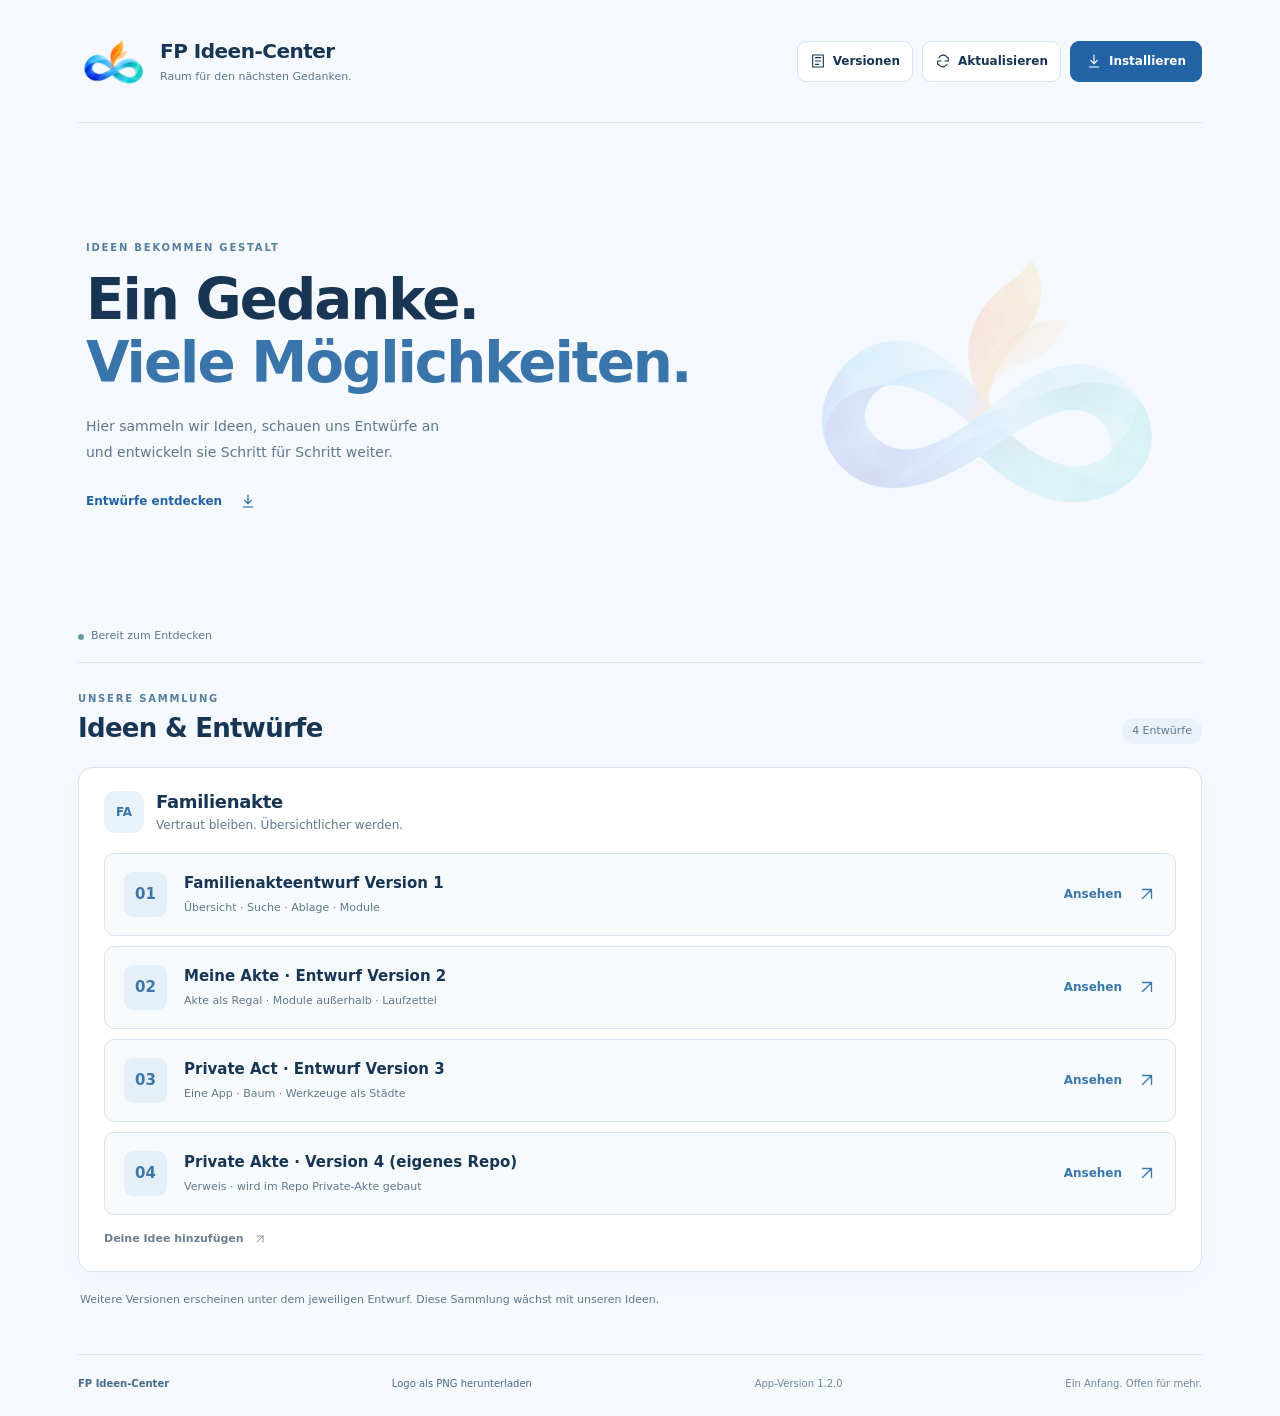
<file: index.html>
<!doctype html>
<html lang="de">
<head>
  <meta charset="utf-8">
  <meta name="viewport" content="width=device-width, initial-scale=1">
  <meta name="theme-color" content="#2263a6">
  <meta name="description" content="Das FP Ideen-Center: Ideen und anklickbare Entwürfe ansehen, ihre Inhalte entdecken und Version für Version weiterdenken.">
  <meta name="application-name" content="FP Ideen-Center">
  <meta name="apple-mobile-web-app-capable" content="yes">
  <meta name="apple-mobile-web-app-status-bar-style" content="default">
  <title>FP Ideen-Center</title>
  <link rel="icon" href="./favicon.ico?v=1.2.0" sizes="any">
  <link rel="icon" href="./icons/favicon-32.png?v=1.2.0" type="image/png" sizes="32x32">
  <link rel="icon" href="./icons/favicon-16.png?v=1.2.0" type="image/png" sizes="16x16">
  <link rel="apple-touch-icon" href="./icons/apple-touch-icon.png?v=1.2.0" sizes="180x180">
  <link rel="manifest" href="./manifest.webmanifest?v=1.2.0">
  <link rel="stylesheet" href="./vendor/bootstrap.min.css">
  <link rel="stylesheet" href="./styles.css?v=1.2.0">
  <script defer src="./vendor/bootstrap.bundle.min.js"></script>
  <script defer src="./app.js?v=1.2.0"></script>
</head>
<body>
  <a href="#ideen" class="skip-link">Zu den Ideen</a>
  <div class="site-shell">
    <header class="site-header">
      <a class="brand" href="./" aria-label="FP Ideen-Center Startseite">
        <img src="./assets/fp-ideen-center-logo.png" width="72" height="72" alt="" class="brand-logo">
        <span><strong>FP Ideen-Center</strong><small>Raum für den nächsten Gedanken.</small></span>
      </a>
      <nav class="header-actions" aria-label="App-Aktionen">
        <button class="btn center-button" type="button" id="versions-button" data-bs-toggle="modal" data-bs-target="#versions-modal"><svg class="ui-icon" viewBox="0 0 24 24" aria-hidden="true"><path d="M4 3h16v18H4ZM8 7h8M8 12h8M8 17h5"/></svg> Versionen</button>
        <button class="btn center-button" type="button" id="refresh-button"><svg class="ui-icon refresh-icon" viewBox="0 0 24 24" aria-hidden="true"><path d="M20 7v5h-5M4 17v-5h5M6 7a7 7 0 0 1 11-2l3 3M4 16l3 3a7 7 0 0 0 11-2"/></svg> <span>Aktualisieren</span></button>
        <button class="btn install-button" type="button" id="install-button"><svg class="ui-icon" viewBox="0 0 24 24" aria-hidden="true"><path d="M12 3v13m-5-5 5 5 5-5M5 21h14"/></svg> <span id="install-label">Installieren</span></button>
      </nav>
    </header>

    <main>
      <section class="hero" aria-labelledby="hero-title">
        <div class="hero-copy"><p class="eyebrow">IDEEN BEKOMMEN GESTALT</p><h1 id="hero-title">Ein Gedanke.<br><span>Viele Möglichkeiten.</span></h1><p class="hero-text">Hier sammeln wir Ideen, schauen uns Entwürfe an<br class="desktop-break"> und entwickeln sie Schritt für Schritt weiter.</p><a href="#ideen" class="hero-link">Entwürfe entdecken <svg class="ui-icon" viewBox="0 0 24 24" aria-hidden="true"><path d="M12 3v13m-5-5 5 5 5-5M5 21h14"/></svg></a></div>
        <div class="hero-art logo-watermark" aria-hidden="true"></div>
      </section>

      <div class="app-status-row"><span class="connection-label" id="connection-label"><span class="status-dot" aria-hidden="true"></span> Bereit zum Entdecken</span><span class="app-feedback" id="app-feedback" role="status" aria-live="polite"></span></div>
      <div class="update-notice" id="update-notice" hidden><span>Eine neue App-Version ist bereit.</span><button type="button" id="apply-update-button" class="btn btn-sm">Jetzt aktualisieren <span aria-hidden="true">↻</span></button></div>

      <section id="ideen" class="ideas-section" aria-labelledby="ideas-title">
        <div class="section-heading"><div><p class="eyebrow">UNSERE SAMMLUNG</p><h2 id="ideas-title">Ideen & Entwürfe</h2></div><span class="collection-count" id="collection-count">4 Entwürfe</span></div>
        <div id="project-list">
          <section class="project-section" aria-labelledby="family-heading">
            <div class="project-header"><span class="project-mark" aria-hidden="true">FA</span><div><h3 id="family-heading">Familienakte</h3><p>Vertraut bleiben. Übersichtlicher werden.</p></div></div>
            <div class="version-list">
              <a class="draft-button" href="./entwuerfe/familienakte/version-1/familienakte-entwurf-v1.html"><span class="version-number">01</span><span class="draft-copy"><strong>Familienakteentwurf Version 1</strong><small>Übersicht · Suche · Ablage · Module</small></span><span class="draft-open">Ansehen <svg class="ui-icon" viewBox="0 0 24 24" aria-hidden="true"><path d="M6 18 18 6M6 6h12v12"/></svg></span></a>
              <a class="draft-button" href="./entwuerfe/familienakte/version-2/meine-akte-entwurf-v2.html"><span class="version-number">02</span><span class="draft-copy"><strong>Meine Akte · Entwurf Version 2</strong><small>Akte als Regal · Module außerhalb · Laufzettel</small></span><span class="draft-open">Ansehen <svg class="ui-icon" viewBox="0 0 24 24" aria-hidden="true"><path d="M6 18 18 6M6 6h12v12"/></svg></span></a>
              <a class="draft-button" href="./entwuerfe/familienakte/version-3/private-act-entwurf-v3.html"><span class="version-number">03</span><span class="draft-copy"><strong>Private Act · Entwurf Version 3</strong><small>Eine App · Baum · Werkzeuge als Städte</small></span><span class="draft-open">Ansehen <svg class="ui-icon" viewBox="0 0 24 24" aria-hidden="true"><path d="M6 18 18 6M6 6h12v12"/></svg></span></a>
              <a class="draft-button" href="./entwuerfe/familienakte/version-4/private-akte-verweis-v4.html"><span class="version-number">04</span><span class="draft-copy"><strong>Private Akte · Version 4 (eigenes Repo)</strong><small>Verweis · wird im Repo Private-Akte gebaut</small></span><span class="draft-open">Ansehen <svg class="ui-icon" viewBox="0 0 24 24" aria-hidden="true"><path d="M6 18 18 6M6 6h12v12"/></svg></span></a>
            </div>
            <a class="idea-link" href="./entwuerfe/familienakte/version-1/familienakte-ideenblatt-v1.html">Deine Idee hinzufügen <svg class="ui-icon" viewBox="0 0 24 24" aria-hidden="true"><path d="M6 18 18 6M6 6h12v12"/></svg></a>
          </section>
        </div>
        <p class="next-version-note">Weitere Versionen erscheinen unter dem jeweiligen Entwurf. Diese Sammlung wächst mit unseren Ideen.</p>
      </section>
    </main>

    <footer class="site-footer"><span>FP Ideen-Center</span><a class="logo-download" href="./assets/fp-ideen-center-logo-4096px-300dpi.png" download="FP-Ideen-Center-Logo-4096px-300dpi.png">Logo als PNG herunterladen</a><span id="app-version">App-Version 1.2.0</span><span>Ein Anfang. Offen für mehr.</span></footer>
  </div>

  <div class="modal fade" id="versions-modal" tabindex="-1" aria-labelledby="versions-title" aria-hidden="true"><div class="modal-dialog modal-dialog-centered modal-dialog-scrollable"><div class="modal-content"><div class="modal-header"><div><p class="eyebrow">WAS STECKT DRIN?</p><h2 class="modal-title" id="versions-title">Ideen & ihre Versionen</h2></div><button type="button" class="btn-close" data-bs-dismiss="modal" aria-label="Schließen"></button></div><div class="modal-body" id="version-content"><h3>Familienakteentwurf Version 1</h3><ul><li>Neue Übersicht und vertraute Aktenbereiche</li><li>Suche, Dokumentvorschau und Ablage</li><li>Module, Geräteansichten und Ideensammlung</li></ul><a class="btn modal-open-button" href="./entwuerfe/familienakte/version-1/familienakte-entwurf-v1.html">Entwurf ansehen <svg class="ui-icon" viewBox="0 0 24 24" aria-hidden="true"><path d="M6 18 18 6M6 6h12v12"/></svg></a></div><div class="modal-footer"><span id="versions-footer">Entwurfsstände bleiben einzeln aufrufbar.</span></div></div></div></div>

  <div class="modal fade" id="install-modal" tabindex="-1" aria-labelledby="install-title" aria-hidden="true"><div class="modal-dialog modal-dialog-centered"><div class="modal-content"><div class="modal-header"><div><p class="eyebrow">DEIN DIREKTER ZUGANG</p><h2 class="modal-title" id="install-title">Als App installieren</h2></div><button type="button" class="btn-close" data-bs-dismiss="modal" aria-label="Schließen"></button></div><div class="modal-body"><p id="install-instructions">Öffne das Browsermenü und wähle „App installieren“ oder „Zum Startbildschirm hinzufügen“.</p><p class="install-footnote">Der Installationsweg hängt vom Browser ab. Im Browser kannst du das Ideen-Center jederzeit direkt benutzen.</p></div></div></div></div>
  <noscript><p class="noscript-note">Die Entwürfe kannst du auch ohne JavaScript öffnen. Für die App-Aktionen bitte JavaScript aktivieren.</p></noscript>
</body>
</html>
</file>
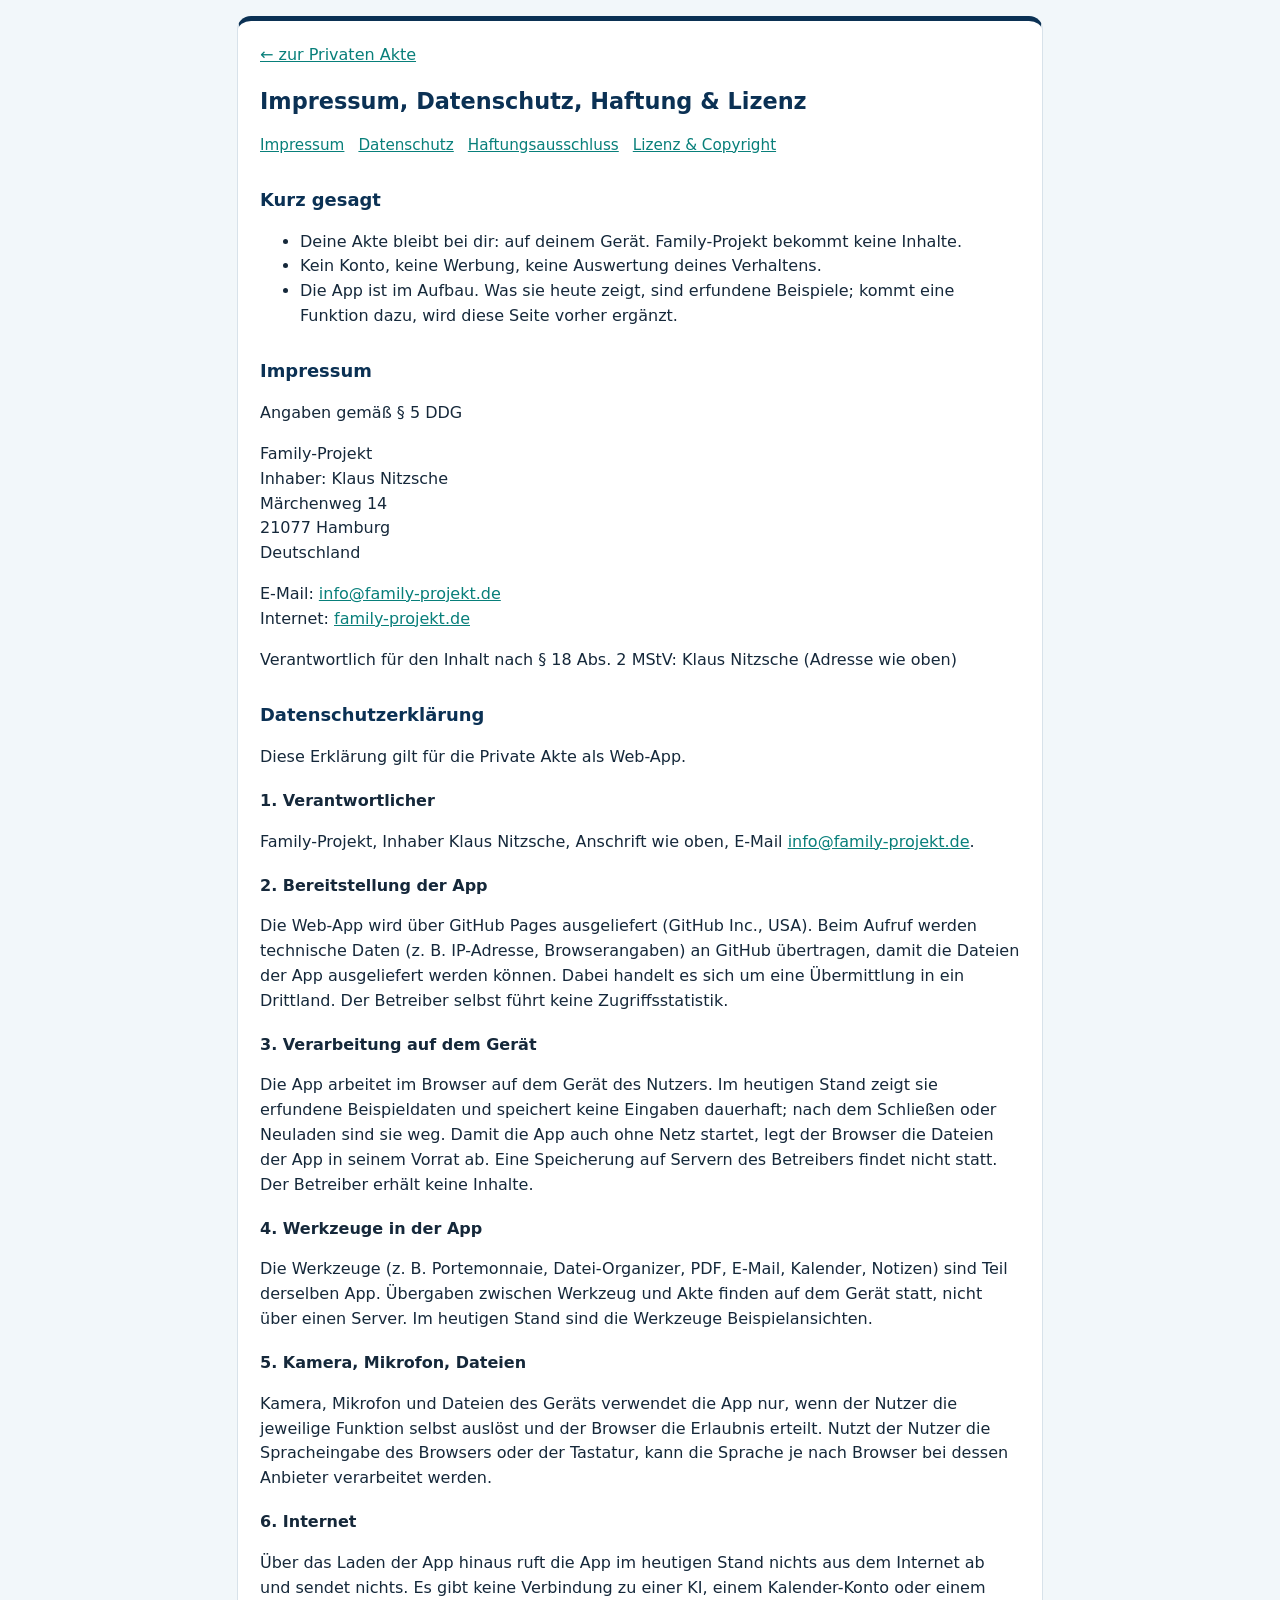
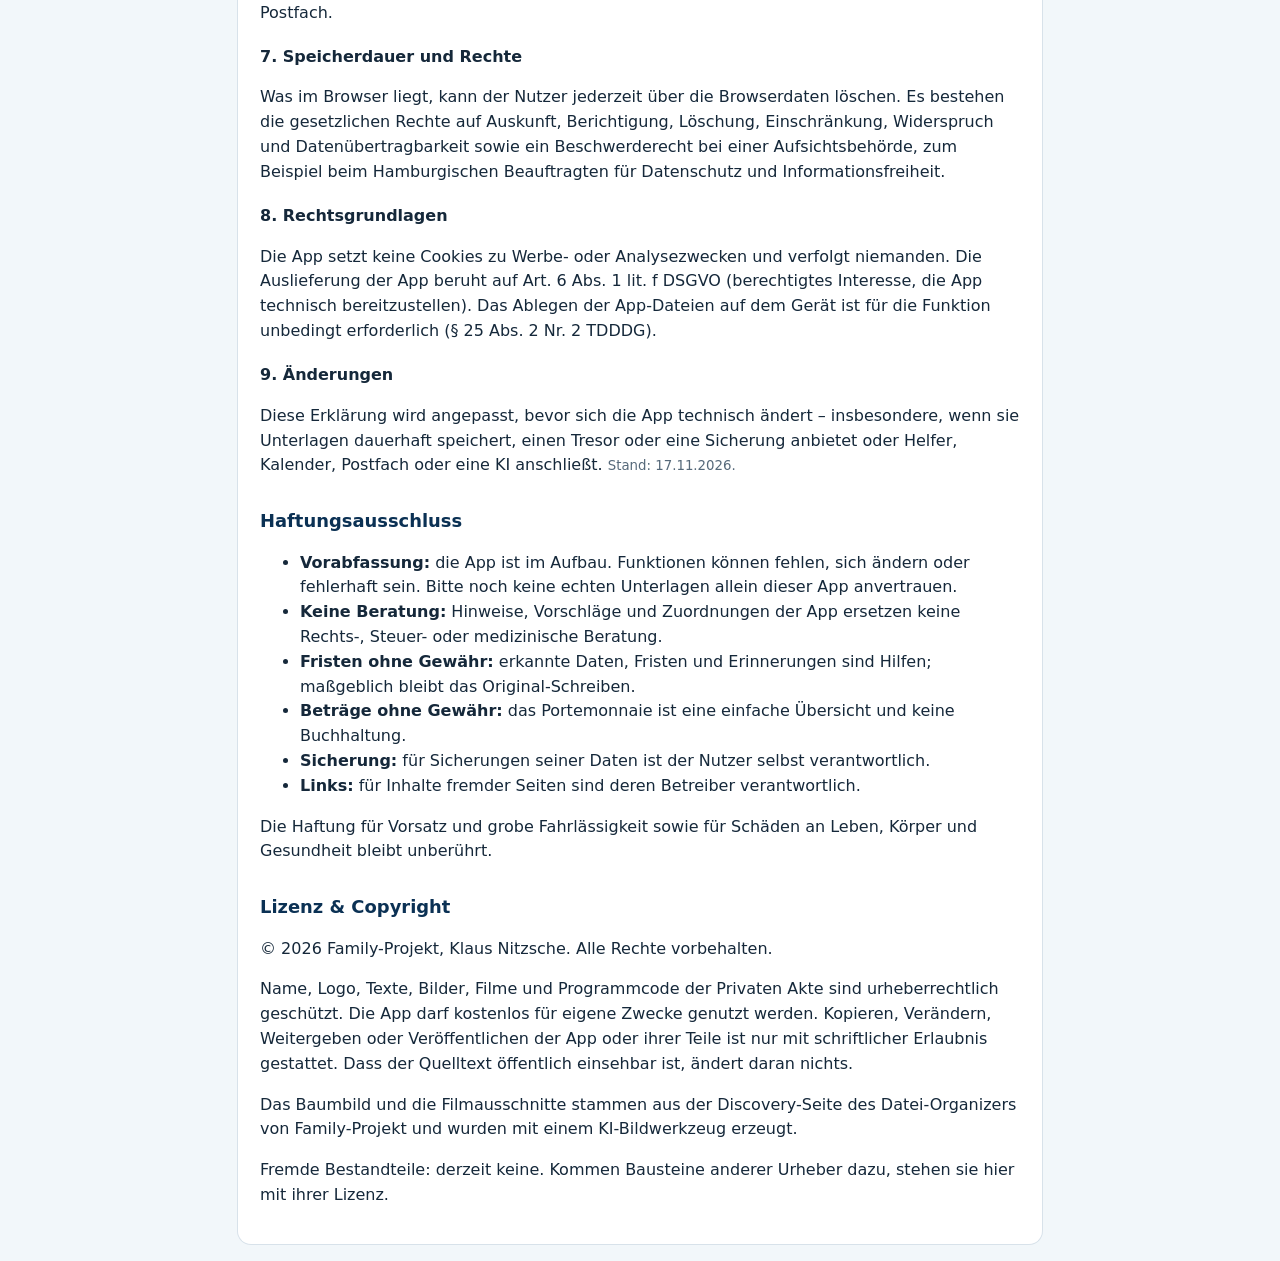
<file: entwuerfe/private-akte/rechtliches.html>
<!doctype html>
<html lang="de">
<head>
<meta charset="utf-8">
<meta name="viewport" content="width=device-width, initial-scale=1">
<title>Impressum, Datenschutz, Haftung & Lizenz — Private Akte</title>
<style>
:root{color-scheme:light dark;--bg:#f2f7fa;--karte:#fff;--fg:#15283a;--leise:#56697a;--linie:#d8e2ea;--navy:#0b3154;--akzent:#087f7a}
@media (prefers-color-scheme: dark){:root{--bg:#0e161d;--karte:#16222c;--fg:#e2eaf0;--leise:#9db0be;--linie:#2f4352;--navy:#cfe3f2;--akzent:#5cc3cc}}
body{margin:0;padding:16px;background:var(--bg);color:var(--fg);font:16px/1.55 system-ui,-apple-system,"Segoe UI",Roboto,Arial,sans-serif}
main{max-width:760px;margin:0 auto;background:var(--karte);border:1px solid var(--linie);border-top:5px solid var(--navy);border-radius:14px;padding:6px 22px 20px}
h1{font-size:1.4rem;color:var(--navy)}h2{font-size:1.12rem;margin-top:1.6em;color:var(--navy);scroll-margin-top:12px}h3{font-size:1rem;margin:1.2em 0 .2em}
a{color:var(--akzent)}p,li{overflow-wrap:anywhere}small{color:var(--leise)}
nav{display:flex;flex-wrap:wrap;gap:6px 14px;font-size:.95rem;margin:.6em 0 0}
</style>
</head>
<body>
<main>
<p><a href="./">← zur Privaten Akte</a></p>
<h1>Impressum, Datenschutz, Haftung &amp; Lizenz</h1>
<nav aria-label="Abschnitte"><a href="#impressum">Impressum</a><a href="#datenschutz">Datenschutz</a><a href="#haftung">Haftungsausschluss</a><a href="#lizenz">Lizenz &amp; Copyright</a></nav>

<h2>Kurz gesagt</h2>
<ul>
<li>Deine Akte bleibt bei dir: auf deinem Gerät. Family-Projekt bekommt keine Inhalte.</li>
<li>Kein Konto, keine Werbung, keine Auswertung deines Verhaltens.</li>
<li>Die App ist im Aufbau. Was sie heute zeigt, sind erfundene Beispiele; kommt eine Funktion dazu, wird diese Seite vorher ergänzt.</li>
</ul>

<h2 id="impressum">Impressum</h2>
<p>Angaben gemäß § 5 DDG</p>
<p>Family-Projekt<br>Inhaber: Klaus Nitzsche<br>Märchenweg 14<br>21077 Hamburg<br>Deutschland</p>
<p>E-Mail: <a href="mailto:info@family-projekt.de">info@family-projekt.de</a><br>Internet: <a href="https://family-projekt.de">family-projekt.de</a></p>
<p>Verantwortlich für den Inhalt nach § 18 Abs. 2 MStV: Klaus Nitzsche (Adresse wie oben)</p>

<h2 id="datenschutz">Datenschutzerklärung</h2>
<p>Diese Erklärung gilt für die Private Akte als Web-App.</p>
<h3>1. Verantwortlicher</h3>
<p>Family-Projekt, Inhaber Klaus Nitzsche, Anschrift wie oben, E-Mail <a href="mailto:info@family-projekt.de">info@family-projekt.de</a>.</p>
<h3>2. Bereitstellung der App</h3>
<p>Die Web-App wird über GitHub Pages ausgeliefert (GitHub Inc., USA). Beim Aufruf werden technische Daten (z. B. IP-Adresse, Browserangaben) an GitHub übertragen, damit die Dateien der App ausgeliefert werden können. Dabei handelt es sich um eine Übermittlung in ein Drittland. Der Betreiber selbst führt keine Zugriffsstatistik.</p>
<h3>3. Verarbeitung auf dem Gerät</h3>
<p>Die App arbeitet im Browser auf dem Gerät des Nutzers. Im heutigen Stand zeigt sie erfundene Beispieldaten und speichert keine Eingaben dauerhaft; nach dem Schließen oder Neuladen sind sie weg. Damit die App auch ohne Netz startet, legt der Browser die Dateien der App in seinem Vorrat ab. Eine Speicherung auf Servern des Betreibers findet nicht statt. Der Betreiber erhält keine Inhalte.</p>
<h3>4. Werkzeuge in der App</h3>
<p>Die Werkzeuge (z. B. Portemonnaie, Datei-Organizer, PDF, E-Mail, Kalender, Notizen) sind Teil derselben App. Übergaben zwischen Werkzeug und Akte finden auf dem Gerät statt, nicht über einen Server. Im heutigen Stand sind die Werkzeuge Beispielansichten.</p>
<h3>5. Kamera, Mikrofon, Dateien</h3>
<p>Kamera, Mikrofon und Dateien des Geräts verwendet die App nur, wenn der Nutzer die jeweilige Funktion selbst auslöst und der Browser die Erlaubnis erteilt. Nutzt der Nutzer die Spracheingabe des Browsers oder der Tastatur, kann die Sprache je nach Browser bei dessen Anbieter verarbeitet werden.</p>
<h3>6. Internet</h3>
<p>Über das Laden der App hinaus ruft die App im heutigen Stand nichts aus dem Internet ab und sendet nichts. Es gibt keine Verbindung zu einer KI, einem Kalender-Konto oder einem Postfach.</p>
<h3>7. Speicherdauer und Rechte</h3>
<p>Was im Browser liegt, kann der Nutzer jederzeit über die Browserdaten löschen. Es bestehen die gesetzlichen Rechte auf Auskunft, Berichtigung, Löschung, Einschränkung, Widerspruch und Datenübertragbarkeit sowie ein Beschwerderecht bei einer Aufsichtsbehörde, zum Beispiel beim Hamburgischen Beauftragten für Datenschutz und Informationsfreiheit.</p>
<h3>8. Rechtsgrundlagen</h3>
<p>Die App setzt keine Cookies zu Werbe- oder Analysezwecken und verfolgt niemanden. Die Auslieferung der App beruht auf Art. 6 Abs. 1 lit. f DSGVO (berechtigtes Interesse, die App technisch bereitzustellen). Das Ablegen der App-Dateien auf dem Gerät ist für die Funktion unbedingt erforderlich (§ 25 Abs. 2 Nr. 2 TDDDG).</p>
<h3>9. Änderungen</h3>
<p>Diese Erklärung wird angepasst, bevor sich die App technisch ändert – insbesondere, wenn sie Unterlagen dauerhaft speichert, einen Tresor oder eine Sicherung anbietet oder Helfer, Kalender, Postfach oder eine KI anschließt. <small>Stand: 17.11.2026.</small></p>

<h2 id="haftung">Haftungsausschluss</h2>
<ul>
<li><strong>Vorabfassung:</strong> die App ist im Aufbau. Funktionen können fehlen, sich ändern oder fehlerhaft sein. Bitte noch keine echten Unterlagen allein dieser App anvertrauen.</li>
<li><strong>Keine Beratung:</strong> Hinweise, Vorschläge und Zuordnungen der App ersetzen keine Rechts-, Steuer- oder medizinische Beratung.</li>
<li><strong>Fristen ohne Gewähr:</strong> erkannte Daten, Fristen und Erinnerungen sind Hilfen; maßgeblich bleibt das Original-Schreiben.</li>
<li><strong>Beträge ohne Gewähr:</strong> das Portemonnaie ist eine einfache Übersicht und keine Buchhaltung.</li>
<li><strong>Sicherung:</strong> für Sicherungen seiner Daten ist der Nutzer selbst verantwortlich.</li>
<li><strong>Links:</strong> für Inhalte fremder Seiten sind deren Betreiber verantwortlich.</li>
</ul>
<p>Die Haftung für Vorsatz und grobe Fahrlässigkeit sowie für Schäden an Leben, Körper und Gesundheit bleibt unberührt.</p>

<h2 id="lizenz">Lizenz &amp; Copyright</h2>
<p>© 2026 Family-Projekt, Klaus Nitzsche. Alle Rechte vorbehalten.</p>
<p>Name, Logo, Texte, Bilder, Filme und Programmcode der Privaten Akte sind urheberrechtlich geschützt. Die App darf kostenlos für eigene Zwecke genutzt werden. Kopieren, Verändern, Weitergeben oder Veröffentlichen der App oder ihrer Teile ist nur mit schriftlicher Erlaubnis gestattet. Dass der Quelltext öffentlich einsehbar ist, ändert daran nichts.</p>
<p>Das Baumbild und die Filmausschnitte stammen aus der Discovery-Seite des Datei-Organizers von Family-Projekt und wurden mit einem KI-Bildwerkzeug erzeugt.</p>
<p>Fremde Bestandteile: derzeit keine. Kommen Bausteine anderer Urheber dazu, stehen sie hier mit ihrer Lizenz.</p>
</main>
</body>
</html>
</file>
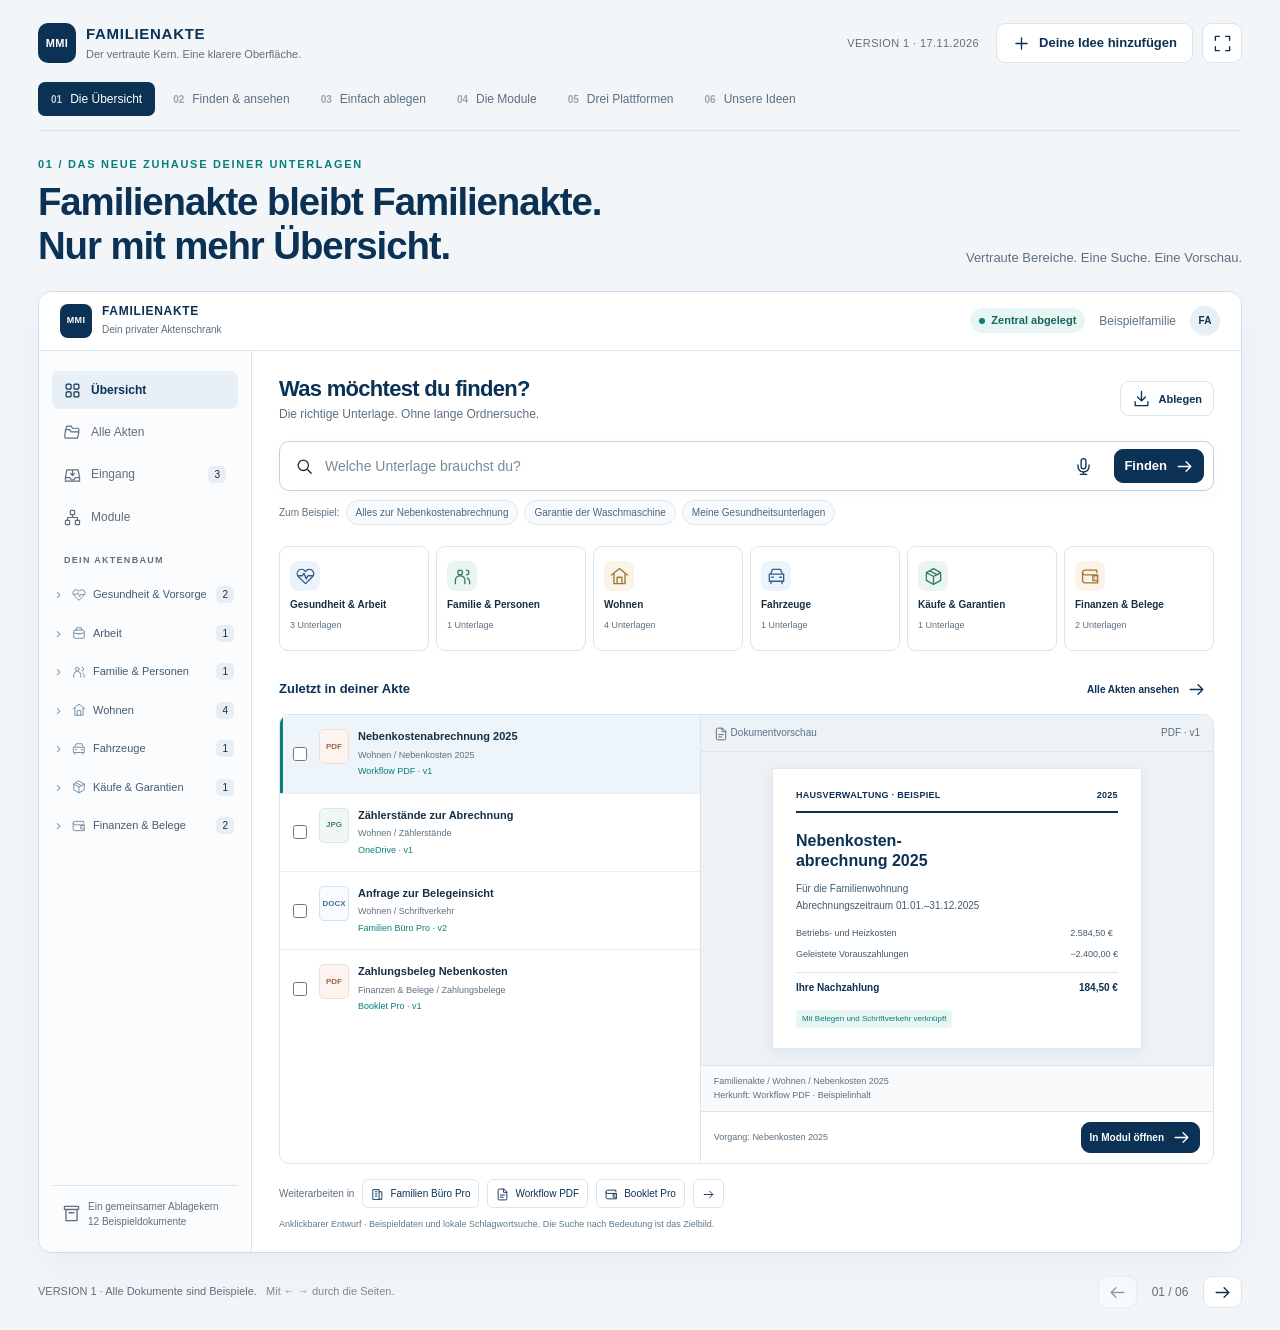
<file: entwuerfe/familienakte/version-1/familienakte-entwurf-v1.html>
<!doctype html>
<html lang="de">
<head><meta charset="utf-8"><meta name="viewport" content="width=device-width,initial-scale=1"><meta name="theme-color" content="#0b3154"><meta name="description" content="Sechs anklickbare Ansichten einer schlankeren, modularen Familienakte. Ein visueller Konzeptentwurf mit Beispieldaten."><title>Familienakte · Entwurf Version 1</title><style>@charset "UTF-8";
:root{--navy:#0b3154;--navy2:#164f7d;--ink:#182f43;--muted:#5d7080;--teal:#087f7a;--tealsoft:#e8f6f3;--blue:#edf4fa;--line:#dce5ec;--paper:#fff;--bg:#f3f6f9;--amber:#956117;--shadow:0 12px 40px #15394e0c;font-family:"Segoe UI",Arial,sans-serif;color:var(--ink);background:var(--bg);font-synthesis:none;color-scheme:light}
*{box-sizing:border-box}body{margin:0;font-size:15px;line-height:1.5}button,input,select,textarea{font:inherit}button,a,input,select,textarea{-webkit-tap-highlight-color:transparent}button{cursor:pointer}button:disabled{cursor:not-allowed;opacity:.45}button,a{touch-action:manipulation}a{color:var(--teal);text-underline-offset:4px}h1,h2,h3,p{margin:0}h1,h2,h3{color:var(--navy)}h1{font-size:clamp(26px,3vw,42px);line-height:1.16;letter-spacing:-1.1px;font-weight:650}h2{font-size:23px;line-height:1.25;letter-spacing:-.5px}h3{font-size:16px;font-weight:650}.muted{color:var(--muted)}.small{font-size:12px}.eyebrow{color:var(--teal);font-size:11px;letter-spacing:1.7px;text-transform:uppercase;font-weight:700}.icon{width:19px;height:19px;flex-shrink:0;vertical-align:middle;fill:none;stroke:currentColor;stroke-width:1.7;stroke-linecap:round;stroke-linejoin:round}.sr-only{position:absolute;width:1px;height:1px;padding:0;margin:-1px;overflow:hidden;clip:rect(0,0,0,0);white-space:nowrap;border:0}[hidden]{display:none!important}:focus-visible{outline:3px solid #138f91;outline-offset:4px}button{color:inherit}.btn{display:inline-flex;align-items:center;justify-content:center;gap:8px;min-height:40px;padding:9px 15px;border:1px solid var(--line);border-radius:9px;background:white;color:var(--navy);font-size:13px;font-weight:600;text-decoration:none;transition:background .15s,border-color .15s}.btn:hover{background:var(--blue);border-color:#b9ccd9}.btn.primary{background:var(--navy);border-color:var(--navy);color:#fff}.btn.primary:hover{background:var(--navy2)}.btn.teal{background:var(--teal);border-color:var(--teal);color:#fff}.btn.ghost{border-color:transparent;background:transparent}.btn.icon-only{width:40px;padding:8px}.pill{display:inline-flex;align-items:center;gap:6px;border-radius:30px;background:var(--tealsoft);color:#15675b;padding:4px 9px;font-size:11px;font-weight:600}.dot{width:6px;height:6px;border-radius:50%;background:var(--teal);display:inline-block}.actions{display:flex;flex-wrap:wrap;align-items:center;gap:9px}.line{height:1px;background:var(--line);margin:18px 0}.brand{display:flex;align-items:center;gap:10px;min-width:0;text-decoration:none;color:var(--navy)}.brand-mark{display:grid;place-items:center;width:38px;height:40px;background:var(--navy);color:#fff;border-radius:10px;font-weight:750;font-size:11px;letter-spacing:.4px;flex-shrink:0}.brand strong{display:block;font-size:15px;letter-spacing:.7px;line-height:1.3}.brand small{display:block;font-size:11px;color:var(--muted);font-weight:400;letter-spacing:0;margin-top:2px}
.deck-header{max-width:1536px;padding:23px 38px 19px;margin:auto;display:flex;align-items:center;justify-content:space-between;gap:18px}.deck-header .header-actions{display:flex;gap:9px;align-items:center}.edition{font-size:11px;letter-spacing:.4px;color:var(--muted);margin-right:8px}.deck-nav{display:flex;gap:5px;max-width:1460px;margin:0 auto;padding:0 0 14px;border-bottom:1px solid var(--line);overflow:auto;scrollbar-width:thin}.deck-tab{display:flex;align-items:center;gap:8px;border:0;white-space:nowrap;background:transparent;border-radius:7px;padding:8px 13px;color:var(--muted);font-size:12px}.deck-tab span{font-size:10px;opacity:.6;font-weight:650}.deck-tab[aria-selected=true]{background:var(--navy);color:white}.deck-tab[aria-selected=true] span{opacity:.75}.deck-content{max-width:1460px;margin:auto;padding:25px 0 15px}.slide-intro{display:flex;justify-content:space-between;align-items:flex-end;gap:30px;margin-bottom:22px}.slide-intro h1{margin-top:7px}.slide-intro>p{max-width:360px;color:var(--muted);font-size:13px;line-height:1.7}.deck-footer{max-width:1460px;margin:auto;display:flex;align-items:center;justify-content:space-between;gap:20px;padding:8px 0 22px;color:var(--muted);font-size:11px}.pager{display:flex;align-items:center;gap:12px}.pager .btn{min-height:32px;padding:5px 9px}.page-counter{font-variant-numeric:tabular-nums;font-size:12px;min-width:42px;text-align:center}.key-hint{opacity:.8}.app-frame{border:1px solid #ccdce7;border-radius:14px;background:#fff;box-shadow:0 14px 50px #0b31540c;overflow:hidden}.app-topbar{display:flex;align-items:center;justify-content:space-between;gap:15px;padding:12px 21px;border-bottom:1px solid var(--line);background:#fff}.app-topbar .brand-mark{width:32px;height:34px;border-radius:8px;font-size:9px}.app-topbar .brand strong{font-size:12px}.app-topbar .brand small{font-size:10px}.app-top-actions{display:flex;align-items:center;gap:14px}.avatar{display:grid;place-items:center;width:30px;height:30px;border-radius:50%;background:#e8f0f5;color:var(--navy);font-size:10px;font-weight:700}.app-layout{display:grid;grid-template-columns:213px minmax(0,1fr);min-height:588px}.app-sidebar{padding:20px 13px;background:#fbfcfd;border-right:1px solid var(--line);display:flex;flex-direction:column;gap:18px}.nav-list{display:grid;gap:4px}.app-nav{display:flex;align-items:center;gap:10px;width:100%;border:0;background:transparent;border-radius:7px;padding:10px 12px;text-align:left;font-size:12px;color:var(--muted)}.app-nav[aria-current=page]{color:var(--navy);background:#e7f0f7;font-weight:650}.app-nav .icon{width:17px;height:17px}.count{margin-left:auto;font-size:10px;background:#e8eef2;color:var(--navy);border-radius:5px;padding:1px 6px}.sidebar-heading{font-size:9px;letter-spacing:1.3px;text-transform:uppercase;color:var(--muted);font-weight:700;padding:0 12px;margin-bottom:9px}.tree{font-size:11px}.tree details{margin:2px 0}.tree summary{display:flex;align-items:center;gap:7px;list-style:none;cursor:pointer;padding:7px 4px;border-radius:5px;color:#425c72}.tree summary::-webkit-details-marker{display:none}.tree summary::before{content:'›';font-size:15px;color:#8798a7;width:9px;transition:transform .15s}.tree details[open]>summary::before{transform:rotate(90deg)}.tree .icon{width:14px;height:14px;color:#7894aa}.tree summary:hover,.tree button:hover{background:var(--blue)}.tree-children{margin-left:17px;padding-left:9px;border-left:1px solid var(--line);display:grid;gap:3px}.tree button{padding:6px 4px;border:0;border-radius:4px;text-align:left;background:transparent;color:var(--muted);font-size:10px;overflow-wrap:anywhere}.sidebar-bottom{margin-top:auto;padding:13px 10px 3px;border-top:1px solid var(--line);font-size:10px;color:var(--muted);display:flex;align-items:center;gap:7px}.app-main{min-width:0;padding:24px 27px 20px}.app-heading{display:flex;align-items:center;justify-content:space-between;gap:12px;margin-bottom:18px}.app-heading h2{font-size:22px;letter-spacing:-.7px}.app-heading p{font-size:12px;color:var(--muted);margin-top:3px}.app-heading .btn{font-size:11px;min-height:34px;padding:7px 11px}.search-wrap{display:flex;align-items:center;gap:11px;min-width:0;border:1px solid #bdd1df;background:#fff;border-radius:10px;padding:7px 9px 7px 15px;box-shadow:0 4px 17px #0b315406}.search-wrap:focus-within{border-color:var(--teal);box-shadow:0 0 0 3px #087f7a0d}.search-wrap>.icon{color:var(--teal);width:21px;height:21px}.search-wrap input{min-width:0;flex:1;border:0;background:transparent;font-size:14px;padding:6px 0;color:var(--navy)}.search-wrap input:focus{outline:none}.search-wrap input::placeholder{color:#788b99}.search-wrap .btn{min-height:32px;padding:6px 9px}.search-examples{display:flex;align-items:center;flex-wrap:wrap;gap:6px;margin:9px 0 21px;font-size:10px;color:var(--muted)}.example-chip{border:1px solid #dde7ee;background:#f8fbfd;border-radius:20px;padding:4px 9px;color:#4b667b;font-size:10px}.example-chip:hover{border-color:var(--teal);color:var(--teal)}.shelf-grid{display:grid;grid-template-columns:repeat(6,minmax(0,1fr));gap:9px;margin:6px 0 24px}.shelf{position:relative;display:flex;flex-direction:column;align-items:flex-start;gap:7px;min-height:105px;padding:14px 10px 10px;background:white;border:1px solid var(--line);border-radius:9px;text-align:left;transition:transform .15s,border-color .15s}.shelf:hover{border-color:#8cb2bd;transform:translateY(-2px)}.shelf .shelf-icon{display:grid;place-items:center;width:30px;height:30px;border-radius:8px;background:#ecf3fa;color:#315d86}.shelf:nth-child(2) .shelf-icon,.shelf:nth-child(5) .shelf-icon{background:#eaf5f0;color:#327d69}.shelf:nth-child(3) .shelf-icon,.shelf:nth-child(6) .shelf-icon{background:#faf3e8;color:#a17536}.shelf strong{font-size:10px;font-weight:600;line-height:1.4}.shelf small{font-size:9px;color:var(--muted)}.workspace-heading{display:flex;justify-content:space-between;align-items:center;gap:12px;margin-bottom:11px}.workspace-heading h3{font-size:13px}.workspace-heading .btn{min-height:28px;padding:3px 7px;font-size:10px}.file-layout{display:grid;grid-template-columns:minmax(230px,.9fr) minmax(270px,1.1fr);border:1px solid var(--line);border-radius:10px;overflow:hidden;min-height:306px}.file-list{background:#fff;max-height:396px;overflow:auto}.file-row{display:grid;grid-template-columns:23px minmax(0,1fr);align-items:center;padding:12px 10px 12px 9px;border-bottom:1px solid #e9eef2;gap:5px}.file-row:last-child{border-bottom:0}.file-row.selected{background:#edf5fa;box-shadow:inset 3px 0 var(--teal)}.file-row input{accent-color:var(--teal);width:14px;height:14px;cursor:pointer}.file-open{display:flex;align-items:flex-start;gap:9px;text-align:left;border:0;background:transparent;min-width:0;padding:2px;color:var(--ink);width:100%}.file-type{display:grid;place-items:center;flex-shrink:0;width:30px;height:35px;border:1px solid #d4e2ed;border-radius:5px;background:#f8fbff;font-size:8px;font-weight:700;color:#467391}.file-type.pdf{background:#fdf3ef;color:#a96143;border-color:#f0dfd6}.file-type.jpg{background:#f0f7f4;color:#4a816b;border-color:#d9e9e1}.file-type.xlsx{background:#edf6f0;color:#46815e;border-color:#d2e5d7}.file-open strong{display:block;font-size:11px;line-height:1.4;font-weight:600;overflow-wrap:anywhere}.file-open small{display:block;font-size:9px;color:var(--muted);margin-top:4px;overflow-wrap:anywhere}.file-open .match{color:var(--teal);font-size:9px;margin-top:3px}.preview{min-width:0;background:#edf2f6;border-left:1px solid var(--line);display:flex;flex-direction:column}.preview-bar{display:flex;align-items:center;justify-content:space-between;gap:8px;font-size:10px;padding:10px 13px;border-bottom:1px solid #dce5eb;color:var(--muted)}.preview-bar .icon{width:14px;height:14px}.preview-content{padding:16px 21px;flex:1}.paper{max-width:370px;min-height:215px;margin:auto;padding:20px 23px;background:#fff;box-shadow:0 3px 13px #0b315410;border:1px solid #e3e9ee;font-size:10px;color:#445b6d;overflow-wrap:anywhere}.paper-kicker{display:flex;justify-content:space-between;border-bottom:2px solid var(--navy);padding-bottom:9px;font-weight:650;letter-spacing:.3px;color:var(--navy);font-size:9px}.paper h3{font-size:16px;line-height:1.25;margin-top:18px;margin-bottom:5px}.paper p{margin-top:10px;font-size:10px;line-height:1.65}.paper-table{display:grid;grid-template-columns:1fr auto;font-size:9px;margin-top:13px;gap:7px}.paper-total{border-top:1px solid var(--line);margin-top:11px;padding-top:7px;display:flex;justify-content:space-between;color:var(--navy);font-weight:650}.paper-stamp{display:inline-block;margin-top:15px;font-size:8px;padding:3px 6px;background:var(--tealsoft);color:var(--teal);border-radius:4px}.preview-foot{background:#fff;padding:10px 13px;border-top:1px solid var(--line);display:flex;align-items:center;justify-content:space-between;gap:8px}.preview-foot .btn{font-size:10px;min-height:29px;padding:5px 8px}.preview-path{font-size:9px;color:var(--muted);overflow-wrap:anywhere}.doc-meta{padding:9px 13px;background:#f8fafc;font-size:9px;color:var(--muted);border-top:1px solid var(--line)}.module-strip{display:flex;gap:8px;align-items:center;flex-wrap:wrap;margin-top:15px;font-size:10px;color:var(--muted)}.module-strip button{display:flex;align-items:center;gap:6px;background:#fff;border:1px solid var(--line);border-radius:6px;padding:6px 8px;font-size:10px;color:var(--navy)}.module-strip .icon{width:13px;height:13px}.empty-state{padding:35px 20px;text-align:center;color:var(--muted);font-size:12px}.empty-state strong{display:block;color:var(--navy);margin-bottom:6px}.search-scope{display:flex;flex-wrap:wrap;align-items:center;gap:8px;margin-bottom:14px;color:var(--muted);font-size:10px}.search-scope select{min-width:120px;max-width:100%;border:1px solid var(--line);border-radius:6px;background:white;padding:6px 9px;color:var(--navy);font-size:11px}.selection-tray{display:flex;flex-wrap:wrap;align-items:center;gap:9px;margin-top:12px;padding:11px 13px;border:1px solid #bcd8d4;background:var(--tealsoft);border-radius:8px;color:var(--teal);font-size:11px}.selection-tray .btn{font-size:10px;min-height:30px;padding:5px 9px}.selection-tray strong{margin-right:auto}.session-banner{display:flex;align-items:center;gap:12px;flex-wrap:wrap;padding:12px 14px;background:var(--tealsoft);border:1px solid #c8e3dc;border-radius:9px;font-size:11px;margin-bottom:16px}.session-banner .btn{font-size:10px;min-height:30px;margin-left:auto}.demo-note{font-size:9px;color:#60798b;margin-top:10px}.mobile-tree-toggle{display:none}
.intake-layout{display:grid;grid-template-columns:minmax(190px,.8fr) minmax(260px,1.2fr);gap:18px;margin-top:18px}.incoming-list{display:grid;align-content:start;gap:9px}.incoming-card{display:flex;align-items:flex-start;gap:10px;padding:13px 11px;text-align:left;background:#fff;border:1px solid var(--line);border-radius:8px}.incoming-card.active{border-color:#72a8a6;background:#f0f9f7}.incoming-card strong{display:block;font-size:11px;overflow-wrap:anywhere}.incoming-card small{font-size:10px;color:var(--muted);display:block;margin-top:4px}.incoming-card .pill{margin-top:7px;font-size:9px;padding:2px 7px}.intake-detail{background:#f8fafc;border:1px solid var(--line);padding:19px;border-radius:10px}.intake-detail h3{font-size:16px;overflow-wrap:anywhere}.intake-detail p{font-size:11px;color:var(--muted);margin:6px 0 15px}.field-label{display:block;font-size:12px;font-weight:600;margin-bottom:7px;color:var(--navy)}.field{width:100%;border:1px solid #cbdbe6;border-radius:8px;padding:11px 12px;color:var(--ink);background:#fff;min-width:0}.intake-detail .field{font-size:12px;padding:9px 10px}.command-row{display:flex;gap:7px;align-items:center;margin-top:8px}.command-row input{min-width:0;flex:1}.intake-detail select{margin-top:6px}.path-preview{margin:14px 0;padding:12px;background:#eaf3f8;border:1px solid #d6e5ed;border-radius:7px;font-size:11px;overflow-wrap:anywhere;color:var(--navy)}.path-preview small{display:block;color:var(--muted);font-size:10px;margin-bottom:4px}.intake-detail .btn{font-size:11px;min-height:34px}.flow-hint{display:flex;gap:7px;align-items:center;flex-wrap:wrap;font-size:11px;color:var(--muted);margin-top:19px;padding-top:15px;border-top:1px solid var(--line)}.flow-hint .icon{width:13px;height:13px;color:var(--teal)}
.ecosystem{padding:30px 36px 25px;background:#fff;border:1px solid #ccdde8;border-radius:14px;box-shadow:var(--shadow)}.hub-grid{display:grid;grid-template-columns:1fr 1.05fr 1fr;gap:50px;align-items:center;position:relative;min-height:375px}.hub-column{display:grid;gap:11px;position:relative}.column-label{font-size:10px;color:var(--muted);letter-spacing:1.4px;text-transform:uppercase;margin-bottom:2px;font-weight:650}.module-card{display:flex;align-items:center;gap:12px;text-align:left;min-height:67px;border:1px solid var(--line);border-radius:9px;background:#fff;padding:12px;position:relative;z-index:1}.module-card:hover,.module-card[aria-pressed=true]{border-color:var(--teal);background:#f4faf8}.module-mark{display:grid;place-items:center;background:#edf4fa;color:#31658f;border-radius:9px;width:37px;height:37px;flex-shrink:0}.module-card strong{display:block;font-size:12px}.module-card small{display:block;font-size:10px;color:var(--muted);margin-top:3px}.hub-core{position:relative;text-align:center;border:1px solid #c4dbe3;box-shadow:0 0 0 11px #edf5f8,0 0 0 12px #dfeaf0;background:var(--navy);border-radius:22px;color:#fff;padding:30px 24px;z-index:2}.hub-core h2{color:#fff;font-size:27px;letter-spacing:-.9px;margin-top:14px}.hub-core p{color:#c4d9e8;font-size:12px;margin-top:7px}.hub-core .brand-mark{margin:auto;background:#ffffff1c;width:48px;height:49px;border-radius:12px;font-size:14px}.core-functions{display:grid;grid-template-columns:1fr 1fr;gap:8px;margin-top:21px}.core-functions span{background:#ffffff0b;border:1px solid #ffffff24;border-radius:7px;padding:8px 4px;font-size:10px}.hub-core::before,.hub-core::after{content:'⇄';position:absolute;top:44%;font-size:29px;color:#81aaa9;z-index:-1}.hub-core::before{left:-46px}.hub-core::after{right:-46px}.hub-detail{display:flex;align-items:center;gap:16px;margin-top:27px;padding:17px 19px;background:#eef6f8;border-radius:9px;border:1px solid #d7e7eb;min-height:85px}.hub-detail h3{font-size:14px}.hub-detail p{color:var(--muted);font-size:12px;margin-top:4px}.hub-detail .icon{color:var(--teal)}.hub-detail .btn{margin-left:auto;flex-shrink:0;font-size:11px}.roundtrip{display:flex;justify-content:center;align-items:center;gap:10px;flex-wrap:wrap;font-size:11px;color:var(--muted);margin-top:20px}.roundtrip span{padding:5px 9px;background:#f4f7fa;border-radius:5px}.roundtrip .icon{width:15px;height:15px;color:var(--teal)}
.platform-stage{display:grid;grid-template-columns:1.1fr .65fr 1.1fr;align-items:end;gap:28px;padding:28px 34px 24px;background:linear-gradient(160deg,#edf5fa,#fff 70%);border:1px solid #cfdee8;border-radius:14px;box-shadow:var(--shadow)}.platform{text-align:center;min-width:0}.platform>h3{margin-top:20px;font-size:16px}.platform>p{font-size:11px;color:var(--muted);margin-top:5px;max-width:260px;margin-left:auto;margin-right:auto}.device{border:7px solid #263e51;border-radius:12px;background:white;box-shadow:0 12px 30px #1c3e5712;min-height:235px;text-align:left;overflow:hidden}.device.desktop{border-width:7px 7px 12px}.device.phone{border-width:7px;max-width:165px;min-height:300px;margin:auto;border-radius:25px;position:relative}.device.phone::before{content:'';display:block;width:48px;height:7px;background:#263e51;border-radius:0 0 8px 8px;margin:-1px auto 8px}.device-header{height:25px;display:flex;align-items:center;justify-content:space-between;padding:0 9px;border-bottom:1px solid var(--line);font-size:7px;color:var(--navy);font-weight:700}.device-content{padding:13px 11px}.device-title{font-size:13px;color:var(--navy);font-weight:650;margin-bottom:9px;letter-spacing:-.3px}.mini-search{padding:7px 8px;border:1px solid #bdcfdd;border-radius:5px;background:#fff;font-size:7px;color:#7e929f;display:flex;gap:5px;align-items:center}.mini-search .icon{width:10px;height:10px;color:var(--teal)}.mini-shelves{display:grid;grid-template-columns:repeat(3,1fr);gap:5px;margin-top:11px}.mini-shelves span{font-size:6px;padding:8px 4px 5px;border:1px solid #dae5ed;border-radius:5px;background:white;color:var(--navy);display:grid;gap:6px}.mini-shelves .icon{width:13px;height:13px;color:var(--teal)}.mini-file{display:flex;gap:7px;align-items:center;padding:9px 0 5px;border-bottom:1px solid #e7edf2;font-size:6px;color:var(--navy)}.mini-file .icon{width:12px;height:12px;color:#6c8c9f}.phone .device-content{padding:9px}.phone .device-title{font-size:13px;line-height:1.3}.phone .mini-shelves{grid-template-columns:repeat(2,1fr)}.phone .mini-shelves span{min-height:43px}.device-bottom{height:10px;width:106%;background:#a7b7c4;margin-left:-3%;border-radius:0 0 10px 10px;box-shadow:0 3px 5px #17344a14}.desktop-stand{margin:0 auto;width:70px;height:20px;background:#bccbd6;border-bottom:4px solid #a8bac8}.architecture-notes{display:grid;grid-template-columns:1fr 1fr;gap:18px;margin-top:22px}.architecture-note{padding:20px 23px;background:#fff;border:1px solid var(--line);border-radius:10px}.architecture-note h3{font-size:14px;display:flex;align-items:center;gap:8px}.architecture-note p{font-size:12px;color:var(--muted);margin-top:8px;line-height:1.8}.platform-note{font-size:11px;color:var(--muted);text-align:center;margin-top:17px}
.ideas-shell{display:grid;grid-template-columns:minmax(0,1.2fr) minmax(270px,.8fr);gap:25px;padding:29px;background:#fff;border:1px solid #ccdde8;border-radius:14px;box-shadow:var(--shadow)}.idea-form-head{display:flex;align-items:flex-start;justify-content:space-between;gap:14px;margin-bottom:20px}.idea-form-head h2{font-size:21px}.idea-form-head p{font-size:12px;color:var(--muted);margin-top:6px;max-width:490px}.idea-orb{flex-shrink:0;display:grid;place-items:center;width:43px;height:43px;background:var(--tealsoft);border-radius:13px;color:var(--teal)}.idea-orb .icon{width:23px;height:23px}.idea-author{max-width:290px;margin-bottom:17px}.idea-text{min-height:195px;resize:vertical;line-height:1.75;font-size:14px}.dictation-row{display:flex;align-items:center;gap:9px;margin:10px 0 17px;flex-wrap:wrap}.dictation-row .btn{font-size:12px}.dictation-row p{font-size:10px;color:var(--muted);max-width:360px}.dictation-info{font-size:10px;color:var(--muted);margin:-8px 0 18px;line-height:1.6}.recording{background:#a53c30!important;border-color:#a53c30!important;color:white!important}.idea-status{font-size:12px;color:var(--teal);min-height:24px;margin-top:10px}.idea-sidebar{border-left:1px solid var(--line);padding-left:25px}.idea-sidebar h3{font-size:15px;margin-bottom:10px}.thought-starters{list-style:none;margin:0 0 23px;padding:0;display:grid;gap:12px;font-size:12px;color:var(--muted)}.thought-starters li{display:flex;gap:10px;align-items:flex-start}.thought-starters .icon{width:16px;height:16px;color:var(--teal);margin-top:2px}.thought-starters strong{display:block;color:var(--navy);font-weight:600;margin-bottom:2px}.saved-ideas{display:grid;gap:10px;max-height:240px;overflow:auto}.saved-idea{padding:11px 12px;border:1px solid var(--line);border-radius:7px;background:#fbfcfd}.saved-idea header{display:flex;align-items:center;justify-content:space-between;gap:8px;font-size:11px;font-weight:650;color:var(--navy)}.saved-idea .remove-idea{padding:3px;background:transparent;border:0;color:var(--muted);font-size:10px;text-decoration:underline;text-underline-offset:2px}.saved-idea p{font-size:11px;color:var(--muted);white-space:pre-wrap;margin-top:6px;overflow-wrap:anywhere}.storage-note{font-size:10px;color:var(--muted);margin-top:13px;line-height:1.65}.prompt-section{margin-top:19px}.prompt-section>summary{cursor:pointer;color:var(--teal);font-size:12px;font-weight:600}.prompt-preview{width:100%;font-family:inherit;font-size:11px;line-height:1.7;min-height:210px;resize:vertical;margin-top:11px;white-space:pre-wrap}.idea-import{margin-top:12px}.companion-body{background:#f3f6f9}.companion-wrap{max-width:1160px;margin:auto;padding:0 30px 35px}.companion-intro{padding:36px 0 27px;max-width:790px}.companion-intro h1{font-size:clamp(34px,5vw,53px);margin:11px 0 17px;line-height:1.1;letter-spacing:-1.7px}.companion-intro p{color:var(--muted);font-size:15px;max-width:650px;line-height:1.75}.companion-footer{padding:22px 0;color:var(--muted);font-size:11px;display:flex;justify-content:space-between;align-items:center;gap:18px}.steps{display:flex;gap:23px;flex-wrap:wrap;margin:0 0 25px;font-size:11px;color:var(--muted)}.steps span{display:flex;align-items:center;gap:7px}.steps b{display:grid;place-items:center;width:22px;height:22px;border-radius:50%;background:#e2edf4;color:var(--navy);font-size:10px}.companion-body .idea-text{min-height:260px}.companion-body .ideas-shell{padding:30px}.companion-badge{color:var(--muted);font-size:11px;letter-spacing:1px;text-transform:uppercase}.companion-context{margin-top:20px;padding:17px 20px;border:1px solid var(--line);background:#fff;border-radius:9px;color:var(--muted);font-size:12px}.companion-context summary{font-weight:600;color:var(--navy);cursor:pointer}.companion-context p{margin-top:10px;max-width:900px;line-height:1.75}
dialog{border:1px solid #c9dbe7;border-radius:16px;padding:0;width:min(590px,calc(100vw - 28px));max-height:90vh;color:var(--ink);background:#fff;box-shadow:0 25px 100px #0b315433}dialog::backdrop{background:#0c2b4566;backdrop-filter:blur(3px)}.dialog-header{display:flex;justify-content:space-between;align-items:center;padding:18px 22px;border-bottom:1px solid var(--line)}.dialog-header h2{font-size:20px}.dialog-body{padding:22px}.dialog-body p{font-size:13px;color:var(--muted);margin-bottom:17px}.dialog-body .field{margin-bottom:15px}.dialog-file-list{display:grid;gap:7px;margin:0 0 18px;padding:13px;background:#f3f7fa;border-radius:8px;font-size:12px;color:var(--navy)}.dialog-note{font-size:11px;color:var(--muted);line-height:1.7;margin-top:15px}.toast{position:fixed;left:50%;bottom:24px;transform:translateX(-50%);background:var(--navy);color:#fff;box-shadow:0 10px 30px #0b315433;padding:12px 20px;border-radius:10px;max-width:calc(100vw - 30px);width:max-content;font-size:13px;z-index:200}.toast:empty{display:none}.full-mode .deck-header{padding-top:12px;padding-bottom:12px}.full-mode .deck-content{padding-top:18px}
@media(min-width:1550px){.deck-content,.deck-nav,.deck-footer{max-width:1460px}.app-layout{min-height:635px}.file-layout{min-height:330px}.paper{min-height:235px}.app-main{padding:26px 34px}.shelf{min-height:112px}}
@media(max-width:1540px){.deck-nav,.deck-content,.deck-footer{margin-left:38px;margin-right:38px}.shelf-grid{gap:7px}.shelf strong{font-size:10px}}
@media(max-width:1180px){.deck-header{padding:19px 24px}.deck-nav,.deck-content,.deck-footer{margin-left:24px;margin-right:24px}.edition{display:none}.slide-intro>p{max-width:300px;font-size:12px}.app-layout{grid-template-columns:190px minmax(0,1fr)}.app-main{padding:20px}.shelf-grid{grid-template-columns:repeat(3,minmax(0,1fr));gap:8px;margin-bottom:18px}.shelf{min-height:77px;display:grid;grid-template-columns:30px 1fr;gap:2px 9px;align-content:center;padding:10px}.shelf .shelf-icon{grid-row:span 2;align-self:center}.shelf strong{font-size:11px;align-self:end}.shelf small{align-self:start}.file-layout{grid-template-columns:minmax(200px,.9fr) minmax(210px,1fr)}.preview-content{padding:13px}.paper{padding:17px}.hub-grid{gap:35px}.hub-core{padding:25px 16px}.hub-core h2{font-size:23px}.hub-core::before{left:-35px}.hub-core::after{right:-35px}.ecosystem{padding:24px}.platform-stage{gap:22px;padding:24px}.module-card{gap:9px;padding:10px}.module-card strong{font-size:11px}.platform-stage{grid-template-columns:1fr .65fr 1fr}.ideas-shell{padding:24px;gap:20px}.idea-sidebar{padding-left:20px}}
@media(max-width:900px){.deck-header{padding:15px 18px}.deck-nav,.deck-content,.deck-footer{margin-left:18px;margin-right:18px}.deck-header .btn{font-size:11px;min-height:36px;padding:7px 10px}.deck-header .brand strong{font-size:13px}.deck-header .brand small{font-size:10px}.slide-intro{align-items:flex-start;gap:12px}.slide-intro>p{max-width:230px;font-size:11px}.app-layout{grid-template-columns:164px minmax(0,1fr)}.app-sidebar{padding:17px 8px}.app-nav{padding:9px 8px;font-size:11px;gap:7px}.sidebar-heading{padding-left:8px;font-size:8px}.tree{font-size:10px}.app-main{padding:18px}.app-heading h2{font-size:20px}.file-layout{grid-template-columns:1fr}.preview{border-left:0;border-top:1px solid var(--line)}.file-list{max-height:190px}.file-row{padding:10px}.paper{max-width:100%;min-height:180px}.preview-content{padding:15px 25px}.preview-bar{padding:8px 13px}.paper h3{margin-top:13px}.app-top-actions .pill{display:none}.intake-layout{grid-template-columns:1fr}.incoming-list{grid-template-columns:repeat(3,1fr)}.incoming-card{padding:10px;gap:5px;flex-direction:column}.incoming-card .file-type{display:none}.incoming-card strong{font-size:10px}.hub-grid{gap:25px}.hub-core::before{left:-29px;font-size:23px}.hub-core::after{right:-29px;font-size:23px}.module-mark{width:29px;height:31px;border-radius:7px}.module-mark .icon{width:17px;height:17px}.module-card{gap:7px;min-height:70px}.module-card small{font-size:9px}.hub-core h2{font-size:20px}.core-functions{gap:5px}.core-functions span{font-size:9px;padding:7px 3px}.hub-detail{flex-wrap:wrap;gap:10px}.hub-detail .btn{margin-left:33px}.platform-stage{gap:16px;padding:20px}.device{min-height:220px}.device.phone{min-height:265px}.mini-shelves{grid-template-columns:repeat(2,1fr)}.mini-shelves span{font-size:6px}.ideas-shell{grid-template-columns:1fr}.idea-sidebar{border-left:0;padding-left:0;border-top:1px solid var(--line);padding-top:20px}.thought-starters{grid-template-columns:1fr 1fr}.saved-ideas{max-height:none}.idea-text{min-height:200px}.key-hint{display:none}}
@media(max-width:620px){body{font-size:14px}.deck-header{padding:15px 14px;align-items:flex-start}.brand-mark{width:33px;height:35px;font-size:10px}.brand strong{font-size:12px}.deck-header .brand small{max-width:148px;font-size:9px}.deck-header .header-actions{gap:4px}.present-label{display:none}.deck-header .idea-button-label{max-width:90px;line-height:1.4;text-align:left}.deck-header .btn{padding:6px 8px;gap:5px}.deck-header .btn .icon{width:16px;height:16px}.deck-nav,.deck-content,.deck-footer{margin-left:14px;margin-right:14px}.deck-tab{font-size:11px;padding:7px 9px}.deck-nav{padding-bottom:10px}.deck-content{padding-top:20px}.slide-intro{display:block;margin-bottom:17px}.slide-intro h1{font-size:28px;letter-spacing:-.8px}.slide-intro>p{max-width:none;font-size:12px;margin-top:10px}.eyebrow{font-size:10px}.app-frame{border-radius:10px}.app-topbar{padding:10px 12px}.app-topbar .brand strong{font-size:11px}.app-top-actions{gap:7px}.app-topbar .small{display:none}.app-layout{display:block;min-height:0}.app-sidebar{padding:8px 10px;border-right:0;border-bottom:1px solid var(--line);gap:0}.nav-list{display:flex;flex-wrap:wrap;gap:3px;justify-content:space-between}.app-nav{width:auto;font-size:10px;padding:8px 6px;gap:5px;min-height:35px}.app-nav .icon{width:14px;height:14px}.sidebar-tree{display:none;padding-top:13px}.app-sidebar.show-tree .sidebar-tree{display:block}.mobile-tree-toggle{display:flex;justify-content:space-between;align-items:center;border:0;border-top:1px solid var(--line);background:transparent;margin-top:6px;padding:9px 5px 3px;color:var(--muted);font-size:10px;text-align:left}.mobile-tree-toggle .icon{width:14px;height:14px}.sidebar-bottom{display:none}.tree{font-size:12px}.tree summary{padding:9px}.tree button{font-size:11px;padding:8px}.sidebar-heading{font-size:9px}.app-main{padding:17px 13px}.app-heading{margin-bottom:15px;align-items:flex-start}.app-heading h2{font-size:19px}.app-heading p{font-size:11px;max-width:190px}.app-heading .btn{font-size:10px;padding:6px 8px}.search-wrap{padding:5px 6px 5px 11px;gap:7px}.search-wrap input{font-size:16px}.search-wrap input::placeholder{font-size:12px}.search-wrap .search-submit{font-size:0;width:31px;height:33px;padding:6px}.search-wrap .search-submit .icon{width:16px;height:16px}.search-wrap .dictate-search{padding:6px;width:30px;height:33px}.search-examples{margin:8px 0 16px;font-size:9px}.example-chip{font-size:9px;padding:4px 7px}.shelf-grid{grid-template-columns:repeat(2,minmax(0,1fr));gap:7px}.shelf{min-height:73px;padding:10px 8px;gap:2px 7px}.shelf strong{font-size:10px}.shelf .shelf-icon{width:27px;height:29px}.shelf .shelf-icon .icon{width:17px;height:17px}.workspace-heading{gap:6px}.workspace-heading h3{font-size:12px}.file-open strong{font-size:12px}.file-open small,.file-open .match{font-size:10px}.file-list{max-height:249px}.file-row{padding:10px 8px}.file-layout{min-height:0}.preview-content{padding:14px}.paper{min-height:200px;padding:18px}.preview-foot{flex-wrap:wrap}.doc-meta,.preview-path{font-size:10px}.preview-foot .btn{font-size:11px}.preview-bar{font-size:11px}.module-strip{font-size:10px;gap:6px}.module-strip button{font-size:10px}.search-scope select{font-size:12px}.intake-layout{gap:13px;margin-top:15px}.incoming-list{grid-template-columns:1fr}.incoming-card{display:flex;flex-direction:row;gap:10px;padding:11px}.incoming-card .file-type{display:grid}.incoming-card strong{font-size:11px}.intake-detail{padding:14px}.intake-detail .field{font-size:16px}.command-row input::placeholder{font-size:12px}.intake-detail select{font-size:14px!important}.flow-hint{font-size:10px}.deck-footer{align-items:flex-start;font-size:10px;gap:8px;padding-bottom:20px}.deck-footer>span{max-width:170px}.pager{gap:7px}.ecosystem{padding:20px 17px}.hub-grid{grid-template-columns:1fr;gap:24px;min-height:0}.hub-column{grid-template-columns:1fr 1fr;gap:8px}.column-label{grid-column:1/-1;font-size:9px}.module-card{min-height:74px;padding:9px}.module-card strong{font-size:11px}.module-card small{font-size:9px}.hub-core{max-width:300px;width:calc(100% - 26px);margin:8px auto;padding:21px}.hub-core h2{font-size:25px;margin-top:11px}.hub-core p{font-size:12px}.hub-core::before{content:'↓';top:-35px;left:48%;font-size:23px}.hub-core::after{content:'⇅';top:auto;bottom:-39px;right:46%;font-size:23px}.core-functions span{font-size:10px}.hub-detail{margin-top:20px;padding:13px;align-items:flex-start}.hub-detail p{font-size:11px}.hub-detail>div{flex:1;min-width:190px}.hub-detail .btn{margin-left:0;width:100%}.roundtrip{font-size:10px;gap:5px}.roundtrip span{padding:4px 6px}.platform-stage{grid-template-columns:1fr;gap:27px;padding:25px}.device{max-width:330px;margin:auto;min-height:220px}.device.phone{max-width:160px;min-height:290px}.device-content{padding:16px}.mini-shelves{grid-template-columns:repeat(3,1fr)}.mini-shelves span{font-size:7px}.mini-file{font-size:7px}.device-title{font-size:17px}.mini-search{font-size:9px}.device-header{font-size:8px}.device-bottom{width:calc(100% + 16px);max-width:346px;margin:auto}.platform>h3{margin-top:13px}.architecture-notes{grid-template-columns:1fr;gap:12px;margin-top:14px}.architecture-note{padding:17px}.platform-note{font-size:10px}.ideas-shell,.companion-body .ideas-shell{padding:20px 16px;border-radius:11px;gap:18px}.idea-form-head{gap:9px;margin-bottom:17px}.idea-form-head h2{font-size:21px}.idea-form-head p{font-size:12px}.idea-orb{width:36px;height:36px;border-radius:10px}.idea-author{max-width:none}.field,.idea-text{font-size:16px}.idea-text{min-height:230px}.dictation-row{gap:8px}.dictation-info{font-size:10px}.thought-starters{grid-template-columns:1fr}.actions .btn{flex:1;white-space:normal;font-size:12px}.idea-status{font-size:11px}.companion-wrap{padding:0 16px 20px}.companion-intro{padding:26px 0}.companion-intro h1{font-size:36px;letter-spacing:-1.2px}.companion-intro p{font-size:13px}.companion-badge{font-size:9px}.steps{gap:10px 17px;font-size:10px}.companion-footer{flex-wrap:wrap;font-size:10px}.companion-context{font-size:11px;padding:15px}.dialog-header{padding:15px}.dialog-header h2{font-size:18px}.dialog-body{padding:17px}.toast{font-size:12px;text-align:center}.full-mode .deck-content{padding-top:15px}}
@media(prefers-reduced-motion:reduce){*,*::before,*::after{transition:none!important;scroll-behavior:auto!important}}
.version-row{display:flex;align-items:center;flex-wrap:wrap;gap:8px;margin-top:15px;font-size:11px;color:var(--muted)}.version-row .field{width:72px;padding:6px 8px;font-size:14px}.version-row label{color:var(--navy);font-weight:600}.container-breadcrumb{display:flex;align-items:center;flex-wrap:wrap;gap:7px;font-size:11px;color:var(--muted);margin-bottom:12px}.container-breadcrumb button{border:0;background:none;color:var(--teal);padding:2px;text-decoration:underline;text-underline-offset:3px;font-size:11px}.container-breadcrumb .icon{width:12px;height:12px}.container-folders{display:flex;flex-wrap:wrap;gap:7px;margin-bottom:16px}.container-folder{display:flex;align-items:center;gap:7px;background:#f6f9fc;border:1px solid var(--line);border-radius:7px;padding:9px 10px;color:var(--navy);font-size:11px}.container-folder:hover{border-color:var(--teal)}.container-folder .icon{color:var(--teal);width:16px;height:16px}.container-folder span{font-size:9px;color:var(--muted)}
#module-view{width:min(820px,calc(100vw - 28px))}.module-view-tabs{display:flex;flex-wrap:wrap;gap:7px;margin-bottom:16px}.module-paper{padding:35px;background:#fff;min-height:280px;border:1px solid var(--line);box-shadow:0 4px 20px #0b31540a;border-radius:3px}.module-paper h2{font-size:25px;margin-top:15px;margin-bottom:22px}.module-paper p{font-size:13px;color:var(--ink);line-height:1.8;margin-bottom:17px}.module-slide{padding:45px 35px;background:var(--navy);color:#fff;border-radius:7px;min-height:285px}.module-slide h2{font-size:35px;color:white;margin:20px 0}.module-slide .eyebrow{color:#8ad6cd}.module-slide p{color:#c7dfec;font-size:13px}.module-table{border-collapse:collapse;margin-top:20px;width:100%;font-size:12px}.module-table th,.module-table td{padding:12px 7px;border-bottom:1px solid var(--line);text-align:left}.module-table th:last-child,.module-table td:last-child{text-align:right;white-space:nowrap}@media(max-width:620px){.module-paper{padding:23px 17px}.module-paper h2{font-size:22px}.module-slide{padding:30px 22px}.module-slide h2{font-size:29px}.module-table{font-size:11px}.module-table th,.module-table td{padding:10px 5px}}
@media print{.deck-header,.deck-nav,.deck-footer,.toast,.btn,.search-examples{display:none!important}.deck-content{margin:0;padding:0;max-width:none}.slide{display:block!important;break-after:page;margin:0;padding:15mm 7mm}.slide-intro{margin-top:0}.app-frame{box-shadow:none}.app-layout{min-height:0}.app-sidebar{display:none}.app-layout{display:block}.slide[data-slide="0"] .app-slot:empty::after,.slide[data-slide="1"] .app-slot:empty::after,.slide[data-slide="2"] .app-slot:empty::after{content:'Diese Ansicht ist in der HTML-Datei anklickbar.'}.idea-text{min-height:160px}.platform-stage{break-inside:avoid}body{background:#fff}}
</style></head>
<body>
<a href="#deck-content" class="sr-only">Zum Entwurf</a>
<header class="deck-header">
 <div class="brand"><div class="brand-mark" aria-hidden="true">MMI</div><div><strong>FAMILIENAKTE</strong><small>Der vertraute Kern. Eine klarere Oberfläche.</small></div></div>
 <div class="header-actions"><span class="edition">VERSION 1 · 17.11.2026</span><button class="btn" id="idea-jump"><span data-icon="plus"></span><span class="idea-button-label">Deine Idee hinzufügen</span></button><button class="btn icon-only" id="fullscreen" aria-label="Präsentation im Vollbild öffnen"><span data-icon="expand"></span></button></div>
</header>
<nav class="deck-nav" role="tablist" aria-label="Seiten des Entwurfs">
 <button class="deck-tab" id="tab-0" role="tab" aria-controls="slide-0" aria-selected="true" data-page="0"><span>01</span> Die Übersicht</button>
 <button class="deck-tab" id="tab-1" role="tab" aria-controls="slide-1" aria-selected="false" data-page="1"><span>02</span> Finden & ansehen</button>
 <button class="deck-tab" id="tab-2" role="tab" aria-controls="slide-2" aria-selected="false" data-page="2"><span>03</span> Einfach ablegen</button>
 <button class="deck-tab" id="tab-3" role="tab" aria-controls="slide-3" aria-selected="false" data-page="3"><span>04</span> Die Module</button>
 <button class="deck-tab" id="tab-4" role="tab" aria-controls="slide-4" aria-selected="false" data-page="4"><span>05</span> Drei Plattformen</button>
 <button class="deck-tab" id="tab-5" role="tab" aria-controls="slide-5" aria-selected="false" data-page="5"><span>06</span> Unsere Ideen</button>
</nav>
<main class="deck-content" id="deck-content">
 <section class="slide" id="slide-0" data-slide="0" role="tabpanel" aria-labelledby="tab-0">
  <div class="slide-intro"><div><div class="eyebrow">01 / Das neue Zuhause deiner Unterlagen</div><h1>Familienakte bleibt Familienakte.<br>Nur mit mehr Übersicht.</h1></div><p>Vertraute Bereiche. Eine Suche. Eine Vorschau.</p></div>
  <div class="app-slot" id="app-slot-0">
   <div class="app-frame" id="family-app">
    <header class="app-topbar"><div class="brand"><div class="brand-mark" aria-hidden="true">MMI</div><div><strong>FAMILIENAKTE</strong><small>Dein privater Aktenschrank</small></div></div><div class="app-top-actions"><span class="pill"><span class="dot"></span> Zentral abgelegt</span><span class="small muted">Beispielfamilie</span><div class="avatar" aria-label="Beispielfamilie">FA</div></div></header>
    <div class="app-layout">
     <aside class="app-sidebar" id="app-sidebar" aria-label="Akte und Verzeichnis">
      <nav class="nav-list" aria-label="Familienakte"><button class="app-nav" data-app-page="0" aria-current="page"><span data-icon="grid"></span>Übersicht</button><button class="app-nav" data-app-page="1"><span data-icon="folders"></span>Alle Akten</button><button class="app-nav" data-app-page="2"><span data-icon="inbox"></span>Eingang<span class="count" id="incoming-count">3</span></button><button class="app-nav" data-app-page="3"><span data-icon="network"></span>Module</button></nav>
      <button class="mobile-tree-toggle" id="tree-toggle" aria-expanded="false" aria-controls="tree-region">Gesamten Aktenbaum anzeigen<span data-icon="chevron"></span></button>
      <div class="sidebar-tree" id="tree-region"><div class="sidebar-heading">Dein Aktenbaum</div><div class="tree" id="tree"></div></div>
      <div class="sidebar-bottom"><span data-icon="archive"></span><div>Ein gemeinsamer Ablagekern<br><span id="total-count">12</span> Beispieldokumente</div></div>
     </aside>
     <div class="app-main">
      <div class="app-heading"><div><h2 id="app-view-title">Was möchtest du finden?</h2><p id="app-view-subtitle">Die richtige Unterlage. Ohne lange Ordnersuche.</p></div><button class="btn" data-app-page="2"><span data-icon="down"></span>Ablegen</button></div>
      <div class="session-banner" id="session-banner" hidden></div>
      <div id="browse-view">
       <form id="search-form" class="search-wrap" role="search"><span data-icon="search"></span><label class="sr-only" for="search-input">In der Familienakte suchen</label><input id="search-input" type="search" autocomplete="off" placeholder="Welche Unterlage brauchst du?" aria-describedby="search-note"><button type="button" class="btn ghost dictate-search" id="search-mic" data-dictate="search-input" aria-label="Suchanfrage einsprechen"><span data-icon="mic"></span></button><button class="btn primary search-submit" type="submit">Finden<span data-icon="arrow"></span></button></form>
       <div class="search-examples"><span>Zum Beispiel:</span><button class="example-chip" data-query="Alles zur Nebenkostenabrechnung">Alles zur Nebenkostenabrechnung</button><button class="example-chip" data-query="Garantie der Waschmaschine">Garantie der Waschmaschine</button><button class="example-chip" data-query="Gesundheit">Meine Gesundheitsunterlagen</button></div>
       <div id="dashboard-shelves" class="shelf-grid" aria-label="Lebensbereiche"></div>
       <div id="container-navigation" hidden></div><div class="search-scope" id="search-scope" hidden><label for="scope-select">Suchen in</label><select id="scope-select"><option value="all">Allen Akten</option></select><span id="result-explainer" aria-live="polite">Titel, Inhalt und verknüpfte Vorgänge</span></div>
       <div class="workspace-heading"><h3 id="files-heading">Zuletzt in deiner Akte</h3><button class="btn ghost" id="all-files">Alle Akten ansehen<span data-icon="arrow"></span></button><button class="btn ghost" id="select-results" hidden>Treffer sammeln<span data-icon="plus"></span></button></div>
       <div class="file-layout"><div class="file-list" id="file-list" aria-label="Dokumente"></div><section class="preview" id="preview" aria-label="Dokumentvorschau"></section></div>
       <div class="selection-tray" id="selection-tray" aria-live="polite" hidden></div>
       <div class="module-strip"><span>Weiterarbeiten in</span><button data-module-shortcut="Familien Büro Pro"><span data-icon="office"></span>Familien Büro Pro</button><button data-module-shortcut="Workflow PDF"><span data-icon="file"></span>Workflow PDF</button><button data-module-shortcut="Booklet Pro"><span data-icon="wallet"></span>Booklet Pro</button><button data-app-page="3" aria-label="Alle Module ansehen"><span data-icon="arrow"></span></button></div>
       <p class="demo-note" id="search-note">Anklickbarer Entwurf · Beispieldaten und lokale Schlagwortsuche. Die Suche nach Bedeutung ist das Zielbild.</p>
      </div>
      <div id="intake-view" hidden>
       <span class="pill"><span data-icon="check"></span> Bereits vorsortiert – hier nur noch einordnen</span>
       <div class="intake-layout"><div class="incoming-list" id="incoming-list" aria-label="Vorsortierte Eingänge"></div><section class="intake-detail" id="intake-detail" aria-label="Ablagevorschlag"></section></div>
       <div class="flow-hint"><span>Vorsortiertes Dokument</span><span data-icon="arrow"></span><span>Zuordnung übernehmen</span><span data-icon="arrow"></span><span>Im Aktenbaum wiederfinden</span></div>
       <p class="demo-note">Ablage und Rücklauf werden mit Beispieldaten durchgespielt. Änderungen an Dokumenten gelten bis zum Neuladen.</p>
      </div>
     </div>
    </div>
   </div>
  </div>
 </section>
 <section class="slide" id="slide-1" data-slide="1" role="tabpanel" aria-labelledby="tab-1" hidden>
  <div class="slide-intro"><div><div class="eyebrow">02 / Finden statt durchklicken</div><h1>Du kennst den Anlass.<br>Die Akte kennt den Zusammenhang.</h1></div><p>Ein Vorgang – alle passenden Unterlagen.</p></div><div class="app-slot" id="app-slot-1"></div>
 </section>
 <section class="slide" id="slide-2" data-slide="2" role="tabpanel" aria-labelledby="tab-2" hidden>
  <div class="slide-intro"><div><div class="eyebrow">03 / Der Weg zurück ins Regal</div><h1>„Lege das bitte<br>zu den Nebenkosten.“</h1></div><p>Vorsortiert hinein. Am richtigen Platz zurück.</p></div><div class="app-slot" id="app-slot-2"></div>
 </section>
 <section class="slide" id="slide-3" data-slide="3" role="tabpanel" aria-labelledby="tab-3" hidden>
  <div class="slide-intro"><div><div class="eyebrow">04 / Ein Mittelpunkt, klare Aufgaben</div><h1>Die Familienakte bewahrt.<br>Die Module bearbeiten.</h1></div><p>Ein gemeinsamer Speicher. Für jede Aufgabe das passende Werkzeug.</p></div>
  <div class="ecosystem"><div class="hub-grid">
   <div class="hub-column"><div class="column-label">So kommt es hinein</div>
    <button class="module-card" data-hub="organizer" aria-pressed="true"><span class="module-mark"><span data-icon="folders"></span></span><span><strong>Dateiorganizer</strong><small>Erkennen & vorsortieren</small></span></button>
    <button class="module-card" data-hub="pdf-in" aria-pressed="false"><span class="module-mark"><span data-icon="scan"></span></span><span><strong>Workflow PDF</strong><small>Scannen & PDFs vorbereiten</small></span></button>
    <button class="module-card" data-hub="onedrive" aria-pressed="false"><span class="module-mark"><span data-icon="cloud"></span></span><span><strong>OneDrive / Drive</strong><small>Bilder & Dateien übernehmen</small></span></button>
    <button class="module-card" data-hub="wallet" aria-pressed="false"><span class="module-mark"><span data-icon="wallet"></span></span><span><strong>Booklet Pro</strong><small>Belege aus dem Portemonnaie</small></span></button>
   </div>
   <div class="hub-core"><div class="brand-mark" aria-hidden="true">MMI</div><h2>Familienakte</h2><p>Der gemeinsame Speicher.<br>Das Gedächtnis der Familie.</p><div class="core-functions"><span>Einordnen</span><span>Verknüpfen</span><span>Wiederfinden</span><span>Bereitstellen</span></div></div>
   <div class="hub-column"><div class="column-label">Hier wird weitergearbeitet</div>
    <button class="module-card" data-hub="office" aria-pressed="false"><span class="module-mark"><span data-icon="office"></span></span><span><strong>Familien Büro Pro</strong><small>Texte, Tabellen & Präsentationen</small></span></button>
    <button class="module-card" data-hub="pdf-out" aria-pressed="false"><span class="module-mark"><span data-icon="file"></span></span><span><strong>Workflow PDF</strong><small>PDFs bearbeiten & ausfüllen</small></span></button>
    <button class="module-card" data-hub="booklet" aria-pressed="false"><span class="module-mark"><span data-icon="wallet"></span></span><span><strong>Booklet Pro</strong><small>Buchhaltung für die Familie</small></span></button>
    <button class="module-card" data-hub="more" aria-pressed="false"><span class="module-mark"><span data-icon="network"></span></span><span><strong>Weitere Anschlüsse</strong><small>Word, Excel, PowerPoint, Drive …</small></span></button>
   </div>
  </div><div class="hub-detail" aria-live="polite"><span data-icon="network"></span><div><h3 id="hub-title">Dateiorganizer → Familienakte</h3><p id="hub-description">Dateien kommen bereits mit Kategorie und Herkunft an. Der Sortierkern ordnet sie dem passenden Bereich, der Person oder dem Vorgang zu.</p></div><button class="btn" id="try-roundtrip">Einen Vorgang durchspielen<span data-icon="arrow"></span></button></div><div class="roundtrip"><span>In Familienakte finden</span><span data-icon="arrow"></span><span>Im Modul bearbeiten</span><span data-icon="arrow"></span><span>Als neue Fassung zurücklegen</span></div><p class="demo-note">Die Verbindungen zeigen die geplanten Rollen. Dieser Entwurf verbindet keine echten Dienste.</p></div>
 </section>
 <section class="slide" id="slide-4" data-slide="4" role="tabpanel" aria-labelledby="tab-4" hidden>
  <div class="slide-intro"><div><div class="eyebrow">05 / Gleiches Zuhause auf jedem Gerät</div><h1>Eine Familienakte.<br>Drei Wege hinein.</h1></div><p>Die gleichen Akten. Passend für jedes Gerät.</p></div>
  <div class="platform-stage">
   <div class="platform"><div class="device laptop" data-device="PWA"></div><div class="device-bottom"></div><h3>PWA</h3><p>Im Browser öffnen und als App nutzen.<br>Für den schnellen Zugang überall.</p></div>
   <div class="platform"><div class="device phone" data-device="Android"></div><h3>Android · APK</h3><p>Unterwegs finden und ablegen.<br>Sprache und Dateien direkt vom Handy.</p></div>
   <div class="platform"><div class="device desktop" data-device="Windows"></div><div class="desktop-stand"></div><h3>Windows App</h3><p>Aktenbaum, große Vorschau und Module.<br>Für den Arbeitsplatz zu Hause.</p></div>
  </div>
  <div class="architecture-notes"><div class="architecture-note"><h3><span data-icon="archive"></span>Das bleibt im Kern</h3><p>Finden · ansehen · einordnen · zentral aufbewahren.</p></div><div class="architecture-note"><h3><span data-icon="network"></span>Das übernehmen die Module</h3><p>Scannen · PDFs bearbeiten · Büroarbeiten · Buchhaltung.</p></div></div><p class="platform-note">Zielbild · Die Apps und Verbindungen sind hier nur dargestellt.</p>
 </section>
 <section class="slide" id="slide-5" data-slide="5" role="tabpanel" aria-labelledby="tab-5" hidden>
  <div class="slide-intro"><div><div class="eyebrow">06 / Gemeinsam weiterdenken</div><h1>Deine Idee dazu.<br>In deinen eigenen Worten.</h1></div><p>Frei sprechen. Ideen sammeln. Gemeinsam weiterdenken.</p></div>
  <div class="ideas-shell" data-ideas="joint">
   <div><div class="idea-form-head"><div><h2>Deine Idee hinzufügen</h2><p>Sprich oder schreibe einfach los. Ungeordnet ist völlig in Ordnung. Du kannst auch eine ganz andere Aufteilung vorschlagen.</p></div><div class="idea-orb"><span data-icon="mic"></span></div></div>
    <div class="idea-author"><label class="field-label" for="idea-author">Dein Name <span class="muted">(freiwillig)</span></label><input class="field" id="idea-author" maxlength="80" placeholder="Zum Beispiel: mein Freund" autocomplete="off"></div>
    <label class="field-label" for="idea-text">Wie würdest du die Familienakte gestalten?</label><textarea class="field idea-text" id="idea-text" maxlength="60000" placeholder="Also, meine Idee wäre …" aria-describedby="dictation-info storage-note"></textarea>
    <div class="dictation-row"><button class="btn" data-dictate="idea-text"><span data-icon="mic"></span>Idee einsprechen</button><p>Oder einfach tippen und mit dem Mikrofon deiner Tastatur diktieren.</p></div><p class="dictation-info" id="dictation-info">Browser-Diktat ist optional und braucht Mikrofonzugriff. Je nach Browser verarbeitet ein Onlinedienst die Sprache. Ohne Browser-Diktat: Windows + H oder das Mikrofon der Handy-Tastatur.</p>
    <div class="actions"><button class="btn primary" data-idea-action="save"><span data-icon="plus"></span>Idee speichern</button><button class="btn" data-idea-action="copy"><span data-icon="copy"></span>Gemeinsamen Prompt kopieren</button><button class="btn" data-idea-action="download"><span data-icon="down"></span>Als Text mitnehmen</button></div><p class="idea-status" id="idea-status" role="status" aria-live="polite"></p>
    <div class="version-row"><label for="next-version">Nächster Entwurf: Version</label><input class="field" id="next-version" type="number" value="2" min="2" max="999" step="1"><span>Aktueller Stand: Version 1</span></div><details class="prompt-section"><summary>Den vollständigen Prompt ansehen</summary><label class="sr-only" for="prompt-preview">Prompt für den gemeinsamen Entwurf</label><textarea class="field prompt-preview" id="prompt-preview" readonly></textarea></details>
   </div>
   <aside class="idea-sidebar"><h3>Einfach frei erzählen</h3><ul class="thought-starters"><li><span data-icon="search"></span><span><strong>Was möchtest du zuerst sehen?</strong>Wie beginnt dein Alltag in der App?</span></li><li><span data-icon="folders"></span><span><strong>Wie findest du etwas wieder?</strong>Suche, Aktenbaum, Personen oder Vorgänge?</span></li><li><span data-icon="network"></span><span><strong>Was bleibt, was geht in Module?</strong>Was soll einfacher werden?</span></li></ul><h3 id="saved-title">Gesammelte Ideen</h3><div class="saved-ideas" id="saved-ideas" aria-live="polite"></div><p class="storage-note" id="storage-note">Ideen und Entwürfe bleiben in diesem Browser, solange dessen Speicher erhalten bleibt. Die HTML-Datei enthält deine Eingaben nicht automatisch. Zum Weitergeben den Prompt kopieren oder als Text herunterladen.</p><div class="idea-import"><label class="field-label" for="idea-import">Eine mitgebrachte Idee ergänzen</label><input class="field small" id="idea-import" type="file" accept=".txt,text/plain"></div><p class="storage-note">Die Textdatei wird als weitere Idee eingefügt. Es gibt keinen automatischen Abgleich zwischen Geräten.</p></aside>
  </div>
 </section>
</main>
<footer class="deck-footer"><span>VERSION 1 · Alle Dokumente sind Beispiele.<span class="key-hint"> &nbsp; Mit ← → durch die Seiten.</span></span><div class="pager"><button class="btn" id="previous-page" aria-label="Vorherige Seite"><span data-icon="left"></span></button><span class="page-counter" id="page-counter" aria-live="polite">01 / 06</span><button class="btn" id="next-page" aria-label="Nächste Seite"><span data-icon="arrow"></span></button></div></footer>
<dialog id="module-dialog" aria-labelledby="module-dialog-title"><header class="dialog-header"><h2 id="module-dialog-title">An ein Modul weitergeben</h2><button class="btn icon-only" id="close-module-dialog" aria-label="Dialog schließen"><span data-icon="close"></span></button></header><div class="dialog-body"><p>Die Auswahl wird als Arbeitsmappe an das passende Werkzeug übergeben. Der Ablageort in Familienakte bleibt zugeordnet.</p><div class="dialog-file-list" id="transfer-files"></div><label class="field-label" for="module-select">Wo möchtest du weiterarbeiten?</label><select class="field" id="module-select"><option>Familien Büro Pro</option><option>Workflow PDF</option><option>Booklet Pro</option><option>Word / Excel / PowerPoint</option><option>Drive / weiterer Anschluss</option></select><div class="actions"><button class="btn primary" id="start-transfer">Übergabe simulieren<span data-icon="arrow"></span></button></div><div class="dialog-note">Beispielablauf: Hier wird kein echtes Programm geöffnet und keine Datei übertragen. Danach kannst du den Rücklauf als neue Fassung ausprobieren.</div></div></dialog>
<dialog id="module-view" aria-labelledby="module-view-title"><header class="dialog-header"><div><h2 id="module-view-title">Modulansicht</h2><span class="small muted">Erfundene Beispielansicht</span></div><button class="btn icon-only" id="close-module-view" aria-label="Modulansicht schließen"><span data-icon="close"></span></button></header><div class="dialog-body"><div class="module-view-tabs" id="module-view-tabs"></div><div id="module-canvas"></div><div class="actions" style="margin-top:18px"><button class="btn primary" id="finish-module-view">Ergebnis zurücklegen<span data-icon="arrow"></span></button></div><p class="demo-note">Nur eine Seitenansicht. Hier wird nichts tatsächlich bearbeitet.</p></div></dialog><div class="toast" id="toast" role="status" aria-live="polite"></div>
<noscript><p style="padding:24px">Für die anklickbaren Seiten dieses Entwurfs bitte JavaScript im Browser aktivieren.</p></noscript>
<script>'use strict';
const $ = (id) => document.getElementById(id);
const escapeHtml = (value) => String(value).replace(/[&<>"']/g, c => ({'&':'&amp;','<':'&lt;','>':'&gt;','"':'&quot;',"'":'&#39;'}[c]));
const iconPaths = {
 search:'<circle cx="10.5" cy="10.5" r="6.5"/><path d="m16 16 4.5 4.5"/>',
 grid:'<rect x="3" y="3" width="7" height="7" rx="1.5"/><rect x="14" y="3" width="7" height="7" rx="1.5"/><rect x="3" y="14" width="7" height="7" rx="1.5"/><rect x="14" y="14" width="7" height="7" rx="1.5"/>',
 folders:'<path d="M3 8V5a2 2 0 0 1 2-2h5l2 3h7a2 2 0 0 1 2 2v2M3 8h5l2 3h10a1 1 0 0 1 1 1l-2 8H3a2 2 0 0 1-2-2l1-9a1 1 0 0 1 1-1Z"/>',
 folder:'<path d="M3 7a2 2 0 0 1 2-2h5l2 3h7a2 2 0 0 1 2 2v9a2 2 0 0 1-2 2H5a2 2 0 0 1-2-2Z"/>',
 file:'<path d="M14 2H6a2 2 0 0 0-2 2v16a2 2 0 0 0 2 2h12a2 2 0 0 0 2-2V8Z"/><path d="M14 2v6h6M8 13h8M8 17h5"/>',
 inbox:'<path d="M4 4h16l2 11v5H2v-5ZM2 15h6l2 3h4l2-3h6M12 5v7m-3-3 3 3 3-3"/>',
 network:'<rect x="9" y="2" width="6" height="6" rx="1"/><rect x="2" y="16" width="6" height="6" rx="1"/><rect x="16" y="16" width="6" height="6" rx="1"/><path d="M12 8v4M5 16v-4h14v4"/>',
 mic:'<rect x="9" y="2" width="6" height="13" rx="3"/><path d="M5 10v2a7 7 0 0 0 14 0v-2M12 19v3m-4 0h8"/>',
 arrow:'<path d="M4 12h16m-6-6 6 6-6 6"/>',left:'<path d="M20 12H4m6-6-6 6 6 6"/>',chevron:'<path d="m9 5 7 7-7 7"/>',
 down:'<path d="M12 3v12m-5-5 5 5 5-5M4 16v5h16v-5"/>',
 plus:'<path d="M12 5v14M5 12h14"/>',close:'<path d="m6 6 12 12M6 18 18 6"/>',
 expand:'<path d="M8 3H3v5m13-5h5v5M3 16v5h5m13-5v5h-5"/>',
 check:'<path d="m5 12 4 4L19 6"/>',
 archive:'<rect x="3" y="3" width="18" height="4" rx="1"/><path d="M5 7v14h14V7M9 11h6"/>',
 office:'<path d="M4 3h11v18H4ZM15 7h5v14h-5M8 7h3M8 11h3M8 15h3"/>',
 wallet:'<path d="M20 7V4H5a3 3 0 0 0 0 6h16v10H5a3 3 0 0 1-3-3V7M21 11h-6v6h6"/><path d="M17 14h.01"/>',
 heart:'<path d="M20.8 4.6a5.5 5.5 0 0 0-7.8 0L12 5.7l-1.1-1.1a5.5 5.5 0 0 0-7.8 7.8L12 21l8.8-8.6a5.5 5.5 0 0 0 0-7.8Z"/><path d="M3 11h5l2-3 3 7 2-4h6"/>',
 people:'<circle cx="9" cy="7" r="3"/><path d="M3 21v-4a6 6 0 0 1 12 0v4M17 4a3 3 0 0 1 0 6m1 4a5 5 0 0 1 3 4v3"/>',
 home:'<path d="m2 10 10-8 10 8M5 8v13h14V8M9 21v-8h6v8"/>',
 car:'<path d="m5 8 2-5h10l2 5M3 9h18v9H3ZM5 18v3m14-3v3M6 13h2m8 0h2"/>',
 box:'<path d="m12 2 9 5v10l-9 5-9-5V7ZM3 7l9 5 9-5M12 12v10M7 5l10 5"/>',
 scan:'<path d="M8 3H3v5m13-5h5v5M3 16v5h5m13-5v5h-5M6 12h12M8 8h8M8 16h8"/>',
 cloud:'<path d="M6 18h12a4 4 0 0 0 1-7.9A7 7 0 0 0 5.7 8 5 5 0 0 0 6 18Z"/>',
 copy:'<rect x="8" y="8" width="13" height="13" rx="2"/><path d="M16 8V3H3v13h5"/>',
 briefcase:'<rect x="3" y="7" width="18" height="14" rx="2"/><path d="M8 7V3h8v4M3 12a24 24 0 0 0 18 0M10 13h4"/>'
};
function icon(name) { return `<svg class="icon" viewBox="0 0 24 24" aria-hidden="true">${iconPaths[name] || iconPaths.file}</svg>`; }
function drawIcons(root=document) { root.querySelectorAll('[data-icon]').forEach(el => { el.innerHTML=icon(el.dataset.icon); el.removeAttribute('data-icon'); }); }
let toastTimer;
function toast(message) { if(!$('toast')) return; $('toast').textContent=message; clearTimeout(toastTimer); toastTimer=setTimeout(()=>{$('toast').textContent='';},6000); }
function downloadText(name, text) { const url=URL.createObjectURL(new Blob([text],{type:'text/plain;charset=utf-8'})); const a=document.createElement('a'); a.href=url; a.download=name; document.body.append(a); a.click(); a.remove(); setTimeout(()=>URL.revokeObjectURL(url),1500); }
async function copyText(text, fallback) { try { if(!navigator.clipboard) throw Error('clipboard unavailable'); await navigator.clipboard.writeText(text); return true; } catch { if(fallback){fallback.closest('details').open=true;fallback.focus();fallback.select();try{if(document.execCommand('copy')) return true;}catch{} } return false; } }

const founderIdea = `IDEE 1 – FAMILIENAKTE ALS SCHLANKER HUB
Die bestehende Familienakte soll erkennbar bleiben, aber deutlich weniger überladen sein. Ihre Lebensbereiche und die Grundgestaltung in Dunkelblau und Türkis bleiben vertraut. Familienakte ist der zentrale Speicher und das Familiengedächtnis: Unterlagen einordnen, Personen und Vorgänge verknüpfen, nach Bedeutung und Inhalt finden, im vollständigen Aktenbaum zeigen und in der Mitte ansehen.
Dateiorganizer, Workflow PDF, OneDrive und Booklet Pro liefern bereits gescannte oder vorsortierte Dateien und ihre Kategorien. Der kleine Sortierkern übernimmt und ergänzt nur die Zuordnung. Familienakte wird wie ein Bücherregal bedient: Dinge hineinlegen, finden und herausnehmen.
Eine große Suche nimmt normale Sprache auf, etwa „Ich brauche alles zur Nebenkostenabrechnung“. Passende Dokumente aus mehreren Bereichen werden zu einer Arbeitsmappe zusammengestellt. Sie gehen an Familien Büro Pro (Texte, Tabellen, Präsentationen), Workflow PDF, Booklet Pro (Buchhaltung) oder weitere Anschlüsse wie Word, Excel, PowerPoint und Drive. Bearbeitete Ergebnisse kommen mit ihrer Zuordnung zurück und werden als neue Fassung abgelegt, zum Beispiel mit dem Satz „Lege das bitte zu Wohnen, Nebenkosten 2025“.
Im Hub bleiben vor allem Suche, Aktenübersicht, Vorschau, Ablage und Bereitstellung. Die Fachbearbeitung gehört in Module. Zielplattformen sind PWA, Android-APK und Windows App. Ein Button „Deine Idee hinzufügen“ sammelt freie Beschreibungen für einen gemeinsamen nächsten Entwurf.`;
const independentPrompt = `Du hilfst mir, meine eigene Idee für eine übersichtlichere, modulare Familienakte als zweiten visuellen Entwurf auszuarbeiten.
Ausgangspunkt: Die bestehende Familienakte ist etwas überladen. Sie soll als Familienakte erkennbar bleiben; vertraute Lebensbereiche sind Gesundheit, Arbeit, Familie und Personen, Wohnen, Fahrzeuge sowie Käufe und Garantien. Dunkelblau und Türkis bilden die bisherige Grundgestaltung. Zielplattformen sind PWA, Android-APK und Windows App. Die genaue Aufgabenverteilung zwischen Familienakte und Modulen darf meine eigene Idee bestimmen.
Ich möchte meine Idee zunächst frei einsprechen oder schreiben dürfen, ohne Fragebogen und ohne technische Formulierungen. Ordne meine Gedanken, ohne neue Wünsche als meine Aussagen auszugeben. Markiere eigene Ergänzungen als Vorschläge.
Wenn meine Beschreibung vorliegt: Erstelle eine eigenständig im Browser nutzbare HTML-Datei als visuelle Präsentation mit mehreren anklickbaren Seiten. Zeige die neue Übersicht, Suche und Dokumentvorschau, Ablage, Module sowie die verschiedenen Gerätegrößen. Nutze klar erkennbare Beispieldaten und zeige konkrete Alltagssituationen. Integriere einen Button „Deine Idee hinzufügen“, über den weitere Gedanken festgehalten und als Text weitergegeben werden können. Kennzeichne simulierte Funktionen. Eine echte Cloud-Anbindung und installierbare App-Pakete sind noch nicht Teil des Entwurfs.
Erkläre anschließend kurz, was im Kern bleibt, welche Aufgaben Module übernehmen und welche Fragen offen sind. Halte meine Perspektive als „Idee 2“ fest, damit sie später gleichberechtigt mit einer anderen Idee zu einem gemeinsamen Modell zusammengeführt werden kann.`;
const jointPrompt = `Entwickle aus den folgenden Perspektiven einen gemeinsamen visuellen Entwurf für eine schlankere, modulare Familienakte. Behandle die Ideen gleichberechtigt. Arbeite gemeinsame Ziele heraus; benenne echte Unterschiede und zeige bei Bedarf Alternativen. Die Familienakte soll erkennbar bleiben und übersichtlicher werden. Erfinde keine bereits vorhandenen Funktionen oder funktionierenden Anbindungen.
Erstelle als Ergebnis eine einzelne, eigenständig im Browser nutzbare HTML-Datei: eine visuelle Präsentation mit mehreren anklickbaren Seiten, einer klaren Übersicht, Suche mit zentraler Vorschau, vollständigem Aktenbaum, dem Ablegen und Rücklauf aus Modulen sowie dem Zielbild für PWA, Android-APK und Windows. Zeige einen alltagsnahen Ablauf. Kennzeichne Beispieldaten und simulierte Suche, Sprache und Modulübergaben. Integriere „Deine Idee hinzufügen“ für weitere freie Gedanken. Erläutere kurz die vereinbarte Aufgabenverteilung und offen gebliebene Entscheidungen.

${founderIdea}`;
let ideasController=null;
function initIdeas() {
 const shell=document.querySelector('[data-ideas]'); if(!shell)return;
 const independent=shell.dataset.ideas==='independent';
 const storageKey=independent?'familienakte-idee2-v1':'familienakte-gemeinsame-ideen-v1';
 const text=$('idea-text'), author=$('idea-author'), status=$('idea-status'), preview=$('prompt-preview'), version=$('next-version');
 let ideas=[],storageWorks=true,saveTimer;
 try{ const raw=JSON.parse(localStorage.getItem(storageKey)||'{}'); ideas=Array.isArray(raw.ideas)?raw.ideas.filter(x=>x&&typeof x.text==='string').map(x=>({id:String(x.id||Date.now()),author:String(x.author||''),text:x.text,date:String(x.date||'')})):[];text.value=typeof raw.draft==='string'?raw.draft:'';author.value=typeof raw.author==='string'?raw.author:'';if(Number.isInteger(raw.nextVersion)&&raw.nextVersion>1&&raw.nextVersion<1000)version.value=raw.nextVersion;}catch{storageWorks=false;}
 function note(s){status.textContent=s;}
 function persist(){try{localStorage.setItem(storageKey,JSON.stringify({ideas,draft:text.value,author:author.value,nextVersion:Number(version.value)||2}));storageWorks=true;return true;}catch{storageWorks=false;note('Browserspeicher ist nicht verfügbar oder voll. Bitte den Text herunterladen oder kopieren.');return false;}}
 function gathered(){const out=ideas.map(x=>({...x}));const draft=text.value.trim();if(draft&&!out.some(x=>x.text===draft))out.push({author:author.value.trim(),text:draft});return out;}
 function prompt(){const parts=gathered();const entries=parts.map((x,i)=>`PERSPEKTIVE ${i+1}${x.author?' – '+x.author:''}\n${x.text}`).join('\n\n---\n\n');const n=Number.isInteger(Number(version.value))&&Number(version.value)>=2&&Number(version.value)<=999?Number(version.value):2;const instruction=`Ergebnis nummerieren: Erstelle den nächsten HTML-Entwurf als Version ${n}. Der bekannte Ausgangsstand heißt Version 1. Trage Version ${n} sichtbar in Titel, Kopfzeile und Dateiname ein. Entwurfsnummern sind unabhängig von der technischen App-Version 2.28.73. Bewahre frühere Entwurfsstände. Für große freie Textfelder sowie Suche und längere Anweisungen Spracheingabe vorsehen; kurze Nummern- oder Kennungsfelder bleiben ohne Mikrofon. Halte die Präsentation sehr einfach: kurze Überschriften, wenig Text, klare Bild- und Seitenansichten mit erfundenen Beispielen. Container, Unterordner und Module sollen zu ihren Ansichten führen; echte Funktionen und Dienstanbindungen sind noch nicht nötig.\n\n`;return independent?instruction+independentPrompt+(entries?'\n\nMEINE FREIE BESCHREIBUNG / IDEE 2:\n\n'+entries:'\n\nIch habe meine Idee noch nicht beschrieben. Warte jetzt auf meine freie Beschreibung. Antworte zunächst nur: „Erzähl mir deine Idee in deinen eigenen Worten. Du kannst einfach lossprechen.“'):instruction+jointPrompt+(entries?'\n\nWEITERE EIGENE PERSPEKTIVEN:\n\n'+entries:'\n\nWeitere Perspektiven sind noch nicht ergänzt. Entwickle den gemeinsamen Entwurf erst, nachdem ich sie eingesprochen oder eingefügt habe. Bitte mich jetzt kurz um die nächste freie Beschreibung.');}
 function refresh(){preview.value=prompt();$('saved-ideas').innerHTML=ideas.length?ideas.map(x=>`<article class="saved-idea"><header><span>${escapeHtml(x.author||'Eigene Idee')}</span><button class="remove-idea" data-remove-idea="${escapeHtml(x.id)}" aria-label="Idee von ${escapeHtml(x.author||'Unbekannt')} entfernen">Entfernen</button></header><p>${escapeHtml(x.text)}</p></article>`).join(''):'<p class="small muted">Hier erscheinen deine gespeicherten Ideen.</p>';if($('saved-title'))$('saved-title').textContent=`Gesammelte Ideen${ideas.length?' · '+ideas.length:''}`;}
 function save(){stopSpeech();const val=text.value.trim();if(!val){note('Sprich oder schreibe zuerst deine Idee hinein.');text.focus();return;}if(ideas.some(x=>x.text===val)){note('Diese Idee ist bereits in der Sammlung.');return;}ideas.push({id:crypto.randomUUID?crypto.randomUUID():String(Date.now())+Math.random().toString(36).slice(2),author:author.value.trim(),text:val,date:new Date().toISOString()});text.value='';const ok=persist();refresh();if(ok)note('Deine Idee ist in diesem Browser gespeichert. Zum Teilen bitte kopieren oder herunterladen.');}
 version.addEventListener('input',()=>{persist();preview.value=prompt();});text.addEventListener('input',()=>{clearTimeout(saveTimer);saveTimer=setTimeout(()=>{persist();preview.value=prompt();},250);});author.addEventListener('input',()=>{persist();preview.value=prompt();});
 shell.addEventListener('click',async event=>{const button=event.target.closest('[data-idea-action]');if(button){const action=button.dataset.ideaAction;if(action==='save')save();if(action==='copy'){preview.value=prompt();const success=await copyText(preview.value,preview);note(success?'Prompt kopiert. Füge ihn in ChatGPT ein und lass den nächsten Entwurf erstellen.':'Der Prompt ist markiert. Kopiere ihn mit Strg+C oder über das Textmenü.');}if(action==='download'){downloadText(`familienakte-${independent?'eigene-idee':'gemeinsame-ideen'}-fuer-v${Number(version.value)||2}.txt`,prompt());note('Die Textdatei enthält den Prompt und deine gesammelten Gedanken.');}}
 const remove=event.target.closest('[data-remove-idea]');if(remove){ideas=ideas.filter(x=>x.id!==remove.dataset.removeIdea);persist();refresh();note('Idee aus der Sammlung entfernt.');}});
 if($('idea-import'))$('idea-import').addEventListener('change',async event=>{const file=event.target.files[0];if(!file)return;if(file.size>1024*1024){note('Bitte eine Textdatei unter 1 MB verwenden.');event.target.value='';return;}try{const value=(await file.text()).trim();if(!value){note('Die Textdatei ist leer.');return;}if(ideas.some(x=>x.text===value)){note('Diese Datei ist bereits in der Sammlung.');return;}ideas.push({id:String(Date.now())+Math.random().toString(36).slice(2),author:file.name.replace(/\.txt$/i,''),text:value,date:new Date().toISOString()});const ok=persist();refresh();if(ok)note('Die mitgebrachte Idee ist jetzt Teil der Sammlung.');}catch{note('Die Textdatei konnte nicht gelesen werden.');}finally{event.target.value='';}});
 refresh();if(!storageWorks)note('Speichern ist hier eingeschränkt. Zum Mitnehmen bitte den Prompt kopieren oder herunterladen.');
 ideasController={refresh,updatePrompt:()=>{preview.value=prompt();}};
}

let speechSession=null;
function speechMessage(message){toast(message);if($('idea-status')&&speechSession?.target.id==='idea-text')$('idea-status').textContent=message;}
function resetSpeech(){if(!speechSession)return;const {button,original}=speechSession;button.innerHTML=original;button.classList.remove('recording');button.setAttribute('aria-pressed','false');speechSession=null;}
function stopSpeech(){if(speechSession){const recognition=speechSession.recognition;resetSpeech();try{recognition.stop();}catch{}}}
function startSpeech(button){
 const target=$(button.dataset.dictate);if(!target)return;
 if(speechSession){stopSpeech();return;}
 const API=window.SpeechRecognition||window.webkitSpeechRecognition;
 if(!API){target.focus();toast('Nutze das Mikrofon deiner Tastatur oder Windows + H. Dieser Browser bietet kein direktes Diktat.');if($('idea-status')&&target.id==='idea-text')$('idea-status').textContent='Direktes Browser-Diktat ist hier nicht verfügbar. Du kannst tippen oder die Spracheingabe deiner Tastatur verwenden.';return;}
 const recognition=new API();recognition.lang='de-DE';recognition.continuous=true;recognition.interimResults=true;
 const base=target.value.trimEnd();const original=button.innerHTML;speechSession={recognition,target,button,original};
 button.innerHTML=icon('mic')+(button.classList.contains('dictate-search')?'':'Diktat stoppen');button.classList.add('recording');button.setAttribute('aria-pressed','true');
 recognition.onresult=event=>{if(speechSession?.recognition!==recognition)return;let words='';for(let i=0;i<event.results.length;i++)words+=event.results[i][0].transcript+' ';const content=base+(base?(target.tagName==='TEXTAREA'?'\n':' '):'')+words.trim();target.value=target.maxLength>0?content.slice(0,target.maxLength):content;target.dispatchEvent(new Event('input',{bubbles:true}));};
 recognition.onerror=event=>{speechMessage(event.error==='not-allowed'?'Mikrofonzugriff wurde nicht erlaubt. Tippe oder nutze das Tastatur-Diktat.':event.error==='network'?'Das Browser-Diktat hat keine Verbindung. Dein bisheriger Text bleibt erhalten.':event.error==='no-speech'?'Keine Sprache erkannt. Du kannst es erneut versuchen.':'Das Diktat wurde beendet. Du kannst weiterschreiben oder es erneut starten.');resetSpeech();};
 recognition.onend=()=>{if(speechSession?.recognition===recognition)resetSpeech();};
 try{recognition.start();speechMessage('Das Diktat hört zu. Zum Beenden den Mikrofonknopf erneut drücken.');}catch{speechMessage('Diktat konnte nicht starten. Bitte nutze die Tastatur-Spracheingabe.');resetSpeech();}
}
document.addEventListener('click',event=>{const button=event.target.closest('[data-dictate]');if(button)startSpeech(button);});
window.addEventListener('pagehide',()=>stopSpeech());
drawIcons();initIdeas();

const categories=[
 {id:'health',name:'Gesundheit & Vorsorge',short:'Gesundheit & Arbeit',icon:'heart'},
 {id:'work',name:'Arbeit',short:'Arbeit',icon:'briefcase'},
 {id:'family',name:'Familie & Personen',short:'Familie & Personen',icon:'people'},
 {id:'home',name:'Wohnen',short:'Wohnen',icon:'home'},
 {id:'car',name:'Fahrzeuge',short:'Fahrzeuge',icon:'car'},
 {id:'purchases',name:'Käufe & Garantien',short:'Käufe & Garantien',icon:'box'},
 {id:'finance',name:'Finanzen & Belege',short:'Finanzen & Belege',icon:'wallet'}
];
const docs=[
 {id:'d1',title:'Nebenkostenabrechnung 2025',type:'PDF',category:'home',folder:'Nebenkosten 2025',person:'Familie',source:'Workflow PDF',date:'2026-11-16',version:1,tags:['nebenkosten','abrechnung','wohnung','miete','heizung','wasser','hausverwaltung'],content:'Abrechnung der Betriebs- und Heizkosten für die Familienwohnung. Zeitraum: 01.01.2025 bis 31.12.2025. Die Vorauszahlungen sind berücksichtigt.',sender:'HAUSVERWALTUNG · BEISPIEL',amount:'184,50 €',case:'nebenkosten2025'},
 {id:'d2',title:'Zählerstände zur Abrechnung',type:'JPG',category:'home',folder:'Zählerstände',person:'Familie',source:'OneDrive',date:'2026-11-15',version:1,tags:['nebenkosten','zaehler','foto','bilder','strom','wasser','ablesung'],content:'Beispielfoto der Zählerstände als Nachweis für die Nebenkostenabrechnung 2025. Verknüpft mit dem gemeinsamen Vorgang.',sender:'FOTONACHWEIS · BEISPIEL',case:'nebenkosten2025'},
 {id:'d3',title:'Anfrage zur Belegeinsicht',type:'DOCX',category:'home',folder:'Schriftverkehr',person:'Familie',source:'Familien Büro Pro',date:'2026-11-14',version:2,tags:['nebenkosten','brief','belege','anfrage','vermieter','schreiben','wohnung'],content:'Sehr geehrte Damen und Herren, bitte ermöglichen Sie uns Einsicht in die Belege zur Nebenkostenabrechnung 2025. Wir möchten die einzelnen Positionen nachvollziehen. Vielen Dank.',sender:'FAMILIEN BÜRO PRO · BEISPIEL',case:'nebenkosten2025'},
 {id:'d4',title:'Zahlungsbeleg Nebenkosten',type:'PDF',category:'finance',folder:'Zahlungsbelege',person:'Familie',source:'Booklet Pro',date:'2026-11-12',version:1,tags:['nebenkosten','zahlung','beleg','rechnung','konto','buchhaltung'],content:'Zahlungsnachweis zur Nachzahlung aus der Nebenkostenabrechnung 2025. In Booklet Pro zugeordnet und in Familienakte abgelegt.',sender:'BOOKLET PRO · BEISPIEL',amount:'184,50 €',case:'nebenkosten2025'},
 {id:'d5',title:'Garantie Waschmaschine',type:'PDF',category:'purchases',folder:'Waschmaschine',person:'Familie',source:'Dateiorganizer',date:'2026-11-10',version:1,tags:['garantie','waschmaschine','kauf','rechnung','reparatur','geraet'],content:'Kaufbeleg und Garantieinformationen für die Waschmaschine. Modell: Beispielgerät 7. Kaufdatum: 10.11.2025. Dokument gemeinsam mit der Geräteakte aufbewahrt.',sender:'KAUF & GARANTIE · BEISPIEL'},
 {id:'d6',title:'Versicherungsnachweis Auto',type:'PDF',category:'car',folder:'Familienauto',person:'Familie',source:'Dateiorganizer',date:'2026-11-09',version:1,tags:['auto','fahrzeug','versicherung','police','kfz'],content:'Nachweis der Kfz-Versicherung für das Familienauto. Enthält Versicherungsumfang und die Kontaktdaten für einen Schadenfall.',sender:'FAHRZEUGAKTE · BEISPIEL'},
 {id:'d7',title:'Arztbrief Vorsorgeuntersuchung',type:'PDF',category:'health',folder:'Anna / Vorsorge',person:'Anna',source:'Workflow PDF',date:'2026-11-08',version:1,tags:['gesundheit','arzt','befund','vorsorge','anna','untersuchung'],content:'Fiktiver Arztbrief zu einer Vorsorgeuntersuchung. Die Unterlage gehört zur persönlichen Gesundheitsakte von Anna. Keine echten medizinischen Daten.',sender:'GESUNDHEITSAKTE · BEISPIEL'},
 {id:'d8',title:'Nachweis Krankenkasse',type:'PDF',category:'health',folder:'Ben / Krankenkasse',person:'Ben',source:'Dateiorganizer',date:'2026-11-07',version:1,tags:['gesundheit','krankenkasse','versicherung','ben','nachweis'],content:'Fiktive Mitgliedsbescheinigung der Krankenkasse. Zugeordnet zur Person Ben und zum Bereich Gesundheit und Vorsorge.',sender:'GESUNDHEITSAKTE · BEISPIEL'},
 {id:'d9',title:'Einverständnis Schulausflug',type:'PDF',category:'family',folder:'Mia / Schule',person:'Mia',source:'Workflow PDF',date:'2026-11-06',version:1,tags:['schule','kind','mia','ausflug','familie','formular'],content:'Einverständniserklärung für den nächsten Schulausflug. Dieses Beispieldokument ist der Person Mia und dem Vorgang Schule zugeordnet.',sender:'FAMILIE & PERSONEN · BEISPIEL'},
 {id:'d10',title:'Arbeitsvertrag Anna',type:'PDF',category:'work',folder:'Anna / Arbeitgeber',person:'Anna',source:'Dateiorganizer',date:'2026-11-05',version:1,tags:['arbeit','vertrag','anna','arbeitgeber','beruf'],content:'Fiktiver Arbeitsvertrag zur Demonstration des Aktenbereichs Arbeit. Verknüpft mit Anna und dem passenden Arbeitgeber.',sender:'ARBEITSAKTE · BEISPIEL'},
 {id:'d11',title:'Haushaltsübersicht November',type:'XLSX',category:'finance',folder:'Haushalt 2026',person:'Familie',source:'Booklet Pro',date:'2026-11-03',version:1,tags:['haushalt','budget','finanzen','buchhaltung','monat','ausgaben'],content:'Beispielübersicht der monatlichen Einnahmen und Ausgaben. Die Auswertung wird in Booklet Pro erstellt und in Familienakte wiedergefunden.',sender:'BOOKLET PRO · BEISPIEL',amount:'2.480,00 €'},
 {id:'d12',title:'Mietvertrag Familienwohnung',type:'PDF',category:'home',folder:'Verträge',person:'Familie',source:'Dateiorganizer',date:'2026-10-30',version:1,tags:['miete','vertrag','wohnung','wohnen','vermieter'],content:'Fiktiver Mietvertrag für die Familienwohnung. Enthält die Vereinbarungen zum Mietverhältnis und den monatlichen Vorauszahlungen.',sender:'WOHNUNGSAKTE · BEISPIEL'}
];
let incoming=[
 {id:'in1',title:'Rechnung Heizungswartung',type:'PDF',source:'Workflow PDF',category:'home',folder:'Nebenkosten 2025',person:'Familie',content:'Vorsortierter Beispielbeleg zur Heizungswartung. Kategorie Wohnen und Vorgang Nebenkosten sind bereits mitgeliefert.',tags:['heizung','nebenkosten','wartung','rechnung']},
 {id:'in2',title:'Kaufbeleg Fahrrad',type:'PDF',source:'Dateiorganizer',category:'purchases',folder:'Fahrrad',person:'Familie',content:'Vorsortierter Kaufbeleg aus dem Dateiorganizer. Die Zuordnung zu Käufe und Garantien wird übernommen.',tags:['fahrrad','kauf','garantie']},
 {id:'in3',title:'Foto Übergabe Wohnung',type:'JPG',source:'OneDrive',category:'home',folder:'Wohnungsübergabe',person:'Familie',content:'Beispielbild aus OneDrive. Das Modul hat den Zusammenhang Wohnungsübergabe bereits vorgeschlagen.',tags:['foto','wohnung','uebergabe']}
];
let currentPage=0,currentDoc='d1',scope='all',query='',selected=new Set(),currentIncoming='in1',transferIds=[],session=null;
let folderScope='';
const category=(id)=>categories.find(x=>x.id===id);
const fullPath=(doc)=>`Familienakte / ${category(doc.category)?.name||doc.category} / ${doc.folder}`;
const normalize=s=>String(s).toLowerCase().normalize('NFD').replace(/[\u0300-\u036f]/g,'').replace(/ß/g,'ss').replace(/ae/g,'a').replace(/oe/g,'o').replace(/ue/g,'u');
function foundDocs(){
 let list=docs.filter(d=>scope==='all'||(scope==='healthwork'?['health','work'].includes(d.category):d.category===scope));
 if(folderScope)list=list.filter(d=>d.folder===folderScope);
 if(!query.trim())return list;
 const stop=new Set(['ich','suche','such','mir','bitte','die','das','der','den','zu','zur','zum','alles','alle','meine','mein','brauche','fur','von','und','zeige','unterlagen','datei','dokument','dokumente','dem','mit','was','ist','in','ein','eine']);
 const words=normalize(query).split(/[^a-z0-9]+/).filter(w=>w.length>1&&!stop.has(w));
 if(!words.length)return list;
 const aliases=[[/nebenkosten|betriebskosten|heizkosten/,'nebenkosten'],[/waschmaschine|waschgerat/,'waschmaschine'],[/garantie/,'garantie'],[/gesundheit|arzt|befund|krankenkasse/,'gesundheit'],[/auto|fahrzeug|kfz/,'auto'],[/foto|bilder|bild/,'foto'],[/schule|schulausflug/,'schule']];
 const topics=aliases.filter(([pattern])=>pattern.test(normalize(query))).map(([,tag])=>tag);
 return list.map(d=>{const hay=normalize([d.title,d.content,d.person,category(d.category).name,d.folder,...d.tags].join(' '));let score=words.reduce((v,w)=>v+(hay.includes(w)?1:0),0);if(topics.length)score+=topics.filter(t=>d.tags.some(x=>normalize(x)===t)).length*3;return {d,score};}).filter(x=>x.score>0).sort((a,b)=>b.score-a.score).map(x=>x.d);
}
function renderTree(){const oldOpen=new Set([...$('tree').querySelectorAll('details[open]')].map(x=>x.dataset.category));$('tree').innerHTML=categories.map(cat=>{const items=docs.filter(d=>d.category===cat.id);const folders=[...new Set(items.map(d=>d.folder))];return `<details data-category="${cat.id}"${oldOpen.has(cat.id)||(currentPage===1&&cat.id===scope)?' open':''}><summary>${icon(cat.icon)}<span>${escapeHtml(cat.name)}</span><span class="count">${items.length}</span></summary><div class="tree-children"><button data-filter="${cat.id}">Alle ${items.length} Unterlagen</button>${folders.map(f=>`<details><summary>${icon('folder')}<span>${escapeHtml(f)}</span></summary><div class="tree-children">${items.filter(d=>d.folder===f).map(d=>`<button data-open-doc="${d.id}">${escapeHtml(d.title)} · ${d.type}</button>`).join('')}</div></details>`).join('')}</div></details>`;}).join('');$('total-count').textContent=docs.length;$('incoming-count').textContent=incoming.length;}
function renderShelves(){const shelfIds=['health','family','home','car','purchases','finance'];$('dashboard-shelves').innerHTML=shelfIds.map(id=>{const cat=category(id),count=docs.filter(d=>id==='health'?['health','work'].includes(d.category):d.category===id).length;return `<button class="shelf" data-filter="${id==='health'?'healthwork':id}"><span class="shelf-icon">${icon(cat.icon)}</span><strong>${escapeHtml(cat.short)}</strong><small>${count} ${count===1?'Unterlage':'Unterlagen'}</small></button>`;}).join('');}
function renderContainerNavigation(){
 const navigation=$('container-navigation');navigation.hidden=currentPage!==1||scope==='all';
 if(currentPage!==1)return;
 const label=scope==='healthwork'?'Gesundheit & Arbeit':category(scope)?.name;
 $('app-view-title').textContent=label?(folderScope||label):'Die passenden Akten. An einem Ort.';
 $('app-view-subtitle').textContent=label?'Dein Bereich. Deine Unterlagen.':'Nach Inhalt, Person oder Vorgang finden.';
 if(!label){navigation.innerHTML='';return;}
 const group=docs.filter(d=>scope==='healthwork'?['health','work'].includes(d.category):d.category===scope);
 const folders=[...new Set(group.map(d=>d.folder))];
 navigation.innerHTML=`<div class="container-breadcrumb"><button data-app-page="0">Übersicht</button>${icon('chevron')}<button data-filter="${scope}">${escapeHtml(label)}</button>${folderScope?icon('chevron')+escapeHtml(folderScope):''}</div>${!query&&!folderScope?'<div class="container-folders">'+folders.map(f=>`<button class="container-folder" data-folder="${escapeHtml(f)}">${icon('folder')}${escapeHtml(f)}<span>${group.filter(d=>d.folder===f).length}</span></button>`).join('')+'</div>':''}`;
}
function renderFiles(){
 renderContainerNavigation();
 const found=foundDocs();const visible=currentPage===0?found.slice(0,4):found;
 if(!found.some(d=>d.id===currentDoc))currentDoc=found[0]?.id||null;
 $('files-heading').textContent=currentPage===0?'Zuletzt in deiner Akte':`${found.length} ${found.length===1?'Unterlage':'Unterlagen'}${query?' gefunden':''}`;
 $('file-list').innerHTML=visible.length?visible.map(doc=>`<div class="file-row${currentDoc===doc.id?' selected':''}"><input type="checkbox" data-collect="${doc.id}" aria-label="${escapeHtml(doc.title)} zur Sammelmappe hinzufügen"${selected.has(doc.id)?' checked':''}><button class="file-open" data-select="${doc.id}"${currentDoc===doc.id?' aria-current="true"':''}><span class="file-type ${doc.type.toLowerCase()}">${doc.type}</span><span><strong>${escapeHtml(doc.title)}</strong><small>${escapeHtml(category(doc.category).name)} / ${escapeHtml(doc.folder)}</small><div class="match">${currentPage===1&&query?'Passender Inhalt & Zusammenhang':escapeHtml(doc.source)+' · v'+doc.version}</div></span></button></div>`).join(''):`<div class="empty-state">${icon('search')}<strong>Hier ist noch kein Treffer.</strong>Versuche „Nebenkosten“, „Garantie“ oder einen Namen. Prüfe auch den Suchbereich.</div>`;
 $('select-results').disabled=!found.length;
 $('result-explainer').textContent=query?'Titel, Beispielinhalte und zugeordnete Vorgänge':'Alle Dokumente im gewählten Bereich';
 renderPreview();renderSelection();
}
function renderPreview(){const doc=docs.find(x=>x.id===currentDoc);if(!doc){$('preview').innerHTML='<div class="empty-state"><strong>Platz für deine Vorschau</strong>Wähle links ein Dokument aus.</div>';return;}
 let body='';
 if(doc.id==='d1')body=`<div class="paper-kicker"><span>${escapeHtml(doc.sender)}</span><span>2025</span></div><h3>Nebenkosten-<br>abrechnung 2025</h3><p>Für die Familienwohnung<br>Abrechnungszeitraum 01.01.–31.12.2025</p><div class="paper-table"><span>Betriebs- und Heizkosten</span><span>2.584,50 €</span><span>Geleistete Vorauszahlungen</span><span>−2.400,00 €</span></div><div class="paper-total"><span>Ihre Nachzahlung</span><span>184,50 €</span></div><span class="paper-stamp">Mit Belegen und Schriftverkehr verknüpft</span>`;
 else if(doc.type==='JPG')body=`<div class="paper-kicker"><span>${escapeHtml(doc.sender||'FOTO · BEISPIEL')}</span><span>${escapeHtml(doc.source)}</span></div><div style="display:grid;place-items:center;min-height:115px;margin-top:13px;background:#eaf0f2;border-radius:5px;color:#5a7d87">${icon('scan')}<strong style="font-size:20px;letter-spacing:4px;margin-top:3px">${doc.id==='d2'?'02481,6':'FOTO'}</strong><span style="font-size:8px">Illustration · kein Originalfoto</span></div><p>${escapeHtml(doc.content)}</p>`;
 else body=`<div class="paper-kicker"><span>${escapeHtml(doc.sender||doc.source+' · BEISPIEL')}</span><span>${doc.type}</span></div><h3>${escapeHtml(doc.title)}</h3><p>${escapeHtml(doc.content)}</p>${doc.amount?`<div class="paper-total"><span>Beispielbetrag</span><span>${escapeHtml(doc.amount)}</span></div>`:''}<span class="paper-stamp">${escapeHtml(doc.person||'Familie')} · Fassung ${doc.version}</span>`;
 $('preview').innerHTML=`<header class="preview-bar"><span>${icon('file')} Dokumentvorschau</span><span>${doc.type} · v${doc.version}</span></header><div class="preview-content"><article class="paper">${body}</article></div><div class="doc-meta">${escapeHtml(fullPath(doc))}<br>Herkunft: ${escapeHtml(doc.source)} · Beispielinhalt</div><footer class="preview-foot"><span class="preview-path">${doc.case?'Vorgang: Nebenkosten 2025':escapeHtml(doc.person||'Familie')}</span><button class="btn primary" data-transfer-one="${doc.id}">In Modul öffnen ${icon('arrow')}</button></footer>`;
}
function renderSelection(){const tray=$('selection-tray');tray.hidden=!selected.size;tray.innerHTML=selected.size?`<strong>${icon('folders')} Sammelmappe · ${selected.size} ${selected.size===1?'Unterlage':'Unterlagen'}</strong><button class="btn" id="clear-selection">Leeren</button><button class="btn primary" id="transfer-selection">An Modul geben ${icon('arrow')}</button>`:'';}
function goPage(index,{scroll=false,focus=false}={}){
 index=Math.max(0,Math.min(5,index));if(currentPage!==index&&!(currentPage<2&&index<2))stopSpeech();currentPage=index;
 document.querySelectorAll('.slide').forEach(el=>{el.hidden=Number(el.dataset.slide)!==index;});
 document.querySelectorAll('.deck-tab').forEach(el=>el.setAttribute('aria-selected',String(Number(el.dataset.page)===index)));
 $('previous-page').disabled=index===0;$('next-page').disabled=index===5;$('page-counter').textContent=`0${index+1} / 06`;
 if(index<=2){$(`app-slot-${index}`).append($('family-app'));$('browse-view').hidden=index===2;$('intake-view').hidden=index!==2;$('dashboard-shelves').hidden=index!==0;$('search-scope').hidden=index!==1;$('all-files').hidden=index!==0;$('select-results').hidden=index!==1;
 const labels=[['Was möchtest du finden?','Die richtige Unterlage. Ohne lange Ordnersuche.'],['Die passenden Akten. An einem Ort.','Nach Inhalt, Person oder Vorgang finden.'],['Zurück an den richtigen Platz.','Die Vorarbeit kommt aus den Modulen.']];$('app-view-title').textContent=labels[index][0];$('app-view-subtitle').textContent=labels[index][1];
 document.querySelectorAll('[data-app-page]').forEach(el=>{if(el.classList.contains('app-nav')){if(Number(el.dataset.appPage)===index)el.setAttribute('aria-current','page');else el.removeAttribute('aria-current');}});
 if(index===0){query='';scope='all';folderScope='';$('search-input').value='';$('scope-select').value='all';}
 renderTree();renderFiles();renderIncoming();renderSession();}
 if(index===5)ideasController?.updatePrompt();
 if(scroll)window.scrollTo({top:0,behavior:'instant'});
 if(focus)$('idea-text').focus();
}
function search(value,filter=scope){query=value;scope=filter;folderScope='';$('search-input').value=value;$('scope-select').value=filter;goPage(1);}
function openModule(ids,preferred){transferIds=ids.filter(id=>docs.some(d=>d.id===id));if(!transferIds.length){toast('Wähle zuerst eine Unterlage oder mehrere Treffer aus.');return;}$('transfer-files').innerHTML=transferIds.map(id=>{const d=docs.find(x=>x.id===id);return `<div>${icon('file')} ${escapeHtml(d.title)} <span class="muted">· v${d.version}</span></div>`;}).join('');if(preferred)$('module-select').value=preferred;$('module-dialog').showModal();}
function renderSession(){const banner=$('session-banner');banner.hidden=!session;if(!session){banner.innerHTML='';return;}banner.innerHTML=`${icon('office')}<span><strong>${escapeHtml(session.module)}</strong><br>${session.ids.length} ${session.ids.length===1?'Unterlage übergeben':'Unterlagen übergeben'} · Beispielbearbeitung im Modul</span><button class="btn" id="return-from-module">Bearbeitete Fassung zurücklegen ${icon('arrow')}</button>`;}
function returnFromModule(){if(!session)return;const stamp=Date.now();session.ids.forEach((id,i)=>{const doc=docs.find(d=>d.id===id);incoming.unshift({...doc,id:'back-'+stamp+'-'+i,originId:id,source:session.module,returning:true});});currentIncoming=incoming[0].id;session=null;goPage(2);toast('Der Beispielrücklauf liegt im Eingang. Die ursprüngliche Akte bleibt zugeordnet.');}
function openModuleView(){if(!session)return;$('module-view-title').textContent=session.module;const tabs=/Workflow/.test(session.module)?['PDF-Ansicht']:/Booklet/.test(session.module)?['Belege']:['Text','Tabelle','Präsentation'];$('module-view-tabs').innerHTML=tabs.map((t,i)=>`<button class="btn${!i?' primary':''}" data-module-tab="${t}" aria-pressed="${!i}">${t}</button>`).join('');renderModuleCanvas(tabs[0]);$('module-view').showModal();}
function renderModuleCanvas(tab){document.querySelectorAll('[data-module-tab]').forEach(b=>{const active=b.dataset.moduleTab===tab;b.setAttribute('aria-pressed',String(active));b.classList.toggle('primary',active);});const items=session?.ids.map(id=>docs.find(d=>d.id===id)).filter(Boolean)||[];const first=items[0];if(!first)return;let content='';
 if(tab==='Text')content=`<article class="module-paper"><div class="eyebrow">Familien Büro Pro · Beispiel</div><h2>Anfrage zur Belegeinsicht</h2><p>Sehr geehrte Damen und Herren,</p><p>bitte ermöglichen Sie uns Einsicht in die Belege zur Nebenkostenabrechnung 2025. Wir möchten die einzelnen Positionen gemeinsam prüfen.</p><p>Vielen Dank und freundliche Grüße<br>Ihre Beispielfamilie</p><div class="line"></div><p class="small muted">Dazu bereitgestellt: ${items.map(d=>escapeHtml(d.title)).join(' · ')}</p></article>`;
 else if(tab==='Präsentation')content='<div class="module-slide"><div class="eyebrow">Unsere Familie · Beispiel</div><h2>Unser Haushalt.<br>Alles im Blick.</h2><p>Wohnen · Belege · Gemeinsame Planung</p></div>';
 else if(tab==='PDF-Ansicht')content=`<article class="module-paper"><div class="eyebrow">Workflow PDF · Beispiel</div><h2>${escapeHtml(first.title)}</h2><p>${escapeHtml(first.content)}</p><div class="line"></div><span class="pill">PDF-Vorschau · Fassung ${first.version}</span></article>`;
 else content=`<article class="module-paper"><div class="eyebrow">${tab==='Belege'?'Booklet Pro':'Familien Büro Pro'} · Beispiel</div><h2>${tab==='Belege'?'Belege zum Vorgang':'Haushaltsübersicht'}</h2><table class="module-table"><thead><tr><th>Unterlage</th><th>Betrag</th></tr></thead><tbody>${(tab==='Belege'?items:[{title:'Betriebs- und Heizkosten',amount:'2.584,50 €'},{title:'Vorauszahlungen',amount:'−2.400,00 €'},{title:'Nachzahlung',amount:'184,50 €'}]).map(d=>`<tr><td>${escapeHtml(d.title)}</td><td>${escapeHtml(d.amount||'–')}</td></tr>`).join('')}</tbody></table></article>`;
 $('module-canvas').innerHTML=content;
}
function renderIncoming(){if(!incoming.some(x=>x.id===currentIncoming))currentIncoming=incoming[0]?.id||null;$('incoming-list').innerHTML=incoming.length?incoming.map(item=>`<button class="incoming-card${item.id===currentIncoming?' active':''}" data-incoming="${item.id}"><span class="file-type ${item.type.toLowerCase()}">${item.type}</span><span><strong>${escapeHtml(item.title)}</strong><small>Aus ${escapeHtml(item.source)}</small><span class="pill">${item.returning?'Rücklauf · neue Fassung':'Kategorie mitgeliefert'}</span></span></button>`).join(''):'<div class="empty-state">'+icon('check')+'<strong>Alles ist eingeordnet.</strong>Deine Unterlagen findest du unter „Alle Akten“.</div>';
 const item=incoming.find(x=>x.id===currentIncoming);if(!item){$('intake-detail').innerHTML='<h3>Dein Eingang ist aufgeräumt.</h3><p>Gehe zur Suche und hole eine Unterlage in ein Modul, um den Rücklauf auszuprobieren.</p><button class="btn primary" data-app-page="1">Akten ansehen '+icon('arrow')+'</button>';return;}
 $('intake-detail').innerHTML=`<h3>${escapeHtml(item.title)}</h3><p>${item.returning?'Die bearbeitete Unterlage hat ihren Ablageort aus der Familienakte behalten.':'Kategorie und Zusammenhang wurden bereits im Eingangsmodul vorbereitet.'}</p><label class="field-label" for="filing-command">Sag, wo es hingehört</label><div class="command-row"><textarea id="filing-command" class="field" rows="3" maxlength="6000" placeholder="Lege das zu Wohnen, Nebenkosten 2025."></textarea><button class="btn icon-only" data-dictate="filing-command" aria-label="Ablageanweisung einsprechen">${icon('mic')}</button></div><div class="actions" style="margin:9px 0 13px"><button class="btn" id="understand-command">Ablage vorschlagen ${icon('arrow')}</button></div><label class="field-label" for="filing-category">Oder den Bereich direkt wählen</label><select class="field" id="filing-category">${categories.map(c=>`<option value="${c.id}"${c.id===item.category?' selected':''}>${escapeHtml(c.name)}</option>`).join('')}</select><label class="field-label" style="margin-top:12px" for="filing-folder">Vorgang / Unterordner</label><input class="field" id="filing-folder" maxlength="160" value="${escapeHtml(item.folder)}"><div class="path-preview" id="filing-path"></div><button class="btn primary" id="file-incoming">${icon('archive')} ${item.returning?'Als neue Fassung ablegen':'Hier ablegen'}</button><p class="demo-note" id="filing-feedback" aria-live="polite">Der Vorschlag kann direkt übernommen oder angepasst werden.</p>`;
 updateFilingPath();
}
function updateFilingPath(){const item=incoming.find(x=>x.id===currentIncoming);if(!item||!$('filing-path'))return;const cat=category($('filing-category').value);const folder=$('filing-folder').value.trim();$('filing-path').innerHTML=`<small>So erscheint es in deinem Aktenbaum</small>${escapeHtml(cat.name)} / ${escapeHtml(folder||'Allgemein')}<br><strong>${escapeHtml(item.title)}</strong>${item.returning?' · v'+((docs.find(d=>d.id===item.originId)?.version||1)+1):''}`;}
function understandCommand(){const value=normalize($('filing-command').value);if(!value.trim()){$('filing-feedback').textContent='Gib zum Beispiel „zu Wohnen, Nebenkosten 2025“ ein.';$('filing-command').focus();return;}
 let cat=null,folder=null;if(/nebenkosten|heizung|miete|wohnung|wohnen/.test(value)){cat='home';if(/nebenkosten|heizung/.test(value))folder='Nebenkosten '+($('filing-command').value.match(/20\d\d/)?.[0]||'2025');else if(/mietvertrag/.test(value))folder='Verträge';else folder='Wohnungsunterlagen';}else if(/garantie|kauf|waschmaschine|fahrrad/.test(value)){cat='purchases';folder=/waschmaschine/.test(value)?'Waschmaschine':/fahrrad/.test(value)?'Fahrrad':'Kaufbelege';}else if(/gesundheit|arzt|vorsorge|krankenkasse/.test(value)){cat='health';folder='Vorsorge';}else if(/auto|fahrzeug/.test(value)){cat='car';folder='Familienauto';}else if(/finanz|beleg|buchhaltung/.test(value)){cat='finance';folder='Zahlungsbelege';}else if(/arbeit|vertrag.*anna/.test(value)){cat='work';folder='Anna / Arbeitgeber';}else if(/familie|schule|person/.test(value)){cat='family';folder='Schule';}
 if(!cat){$('filing-feedback').textContent='Diesen Satz kennt der Demo-Sortierkern noch nicht. Bitte Bereich und Unterordner darunter angeben.';return;}$('filing-category').value=cat;$('filing-folder').value=folder;updateFilingPath();$('filing-feedback').textContent='Demo-Vorschlag aus deinen Wörtern übernommen. Mit „Ablegen“ wird er angewendet.';
}
function fileIncoming(){const item=incoming.find(x=>x.id===currentIncoming);if(!item)return;const cat=$('filing-category').value,folder=$('filing-folder').value.trim()||'Allgemein';let doc;if(item.originId){doc=docs.find(x=>x.id===item.originId);doc.version++;doc.category=cat;doc.folder=folder;doc.source=item.source;}else{doc={...item,id:'d'+Date.now(),category:cat,folder,date:'2026-11-17',version:1,person:item.person||'Familie',sender:item.source.toUpperCase()+' · BEISPIEL'};if(/nebenkosten/i.test(folder))doc.case='nebenkosten2025';docs.unshift(doc);}
 currentDoc=doc.id;incoming=incoming.filter(x=>x.id!==item.id);renderTree();renderShelves();renderIncoming();toast(`Abgelegt: ${fullPath(doc)} · v${doc.version}`);}
const hubDetails={organizer:['Dateiorganizer → Familienakte','Dateien kommen bereits mit Kategorie und Herkunft an. Der Sortierkern ordnet sie dem passenden Bereich, der Person oder dem Vorgang zu.'],'pdf-in':['Workflow PDF → Familienakte','Scannen, Texterkennung und PDF-Vorbereitung liegen im Modul. Familienakte übernimmt die vorbereitete Datei mit Kategorie und Zusammenhang.'],onedrive:['OneDrive / Drive → Familienakte','Ausgewählte Bilder und Dateien werden mit ihrer Herkunft in die zentrale Ablage übernommen. Die Akte ist der gemeinsame Ort zum Wiederfinden.'],wallet:['Booklet Pro → Familienakte','Ein Beleg aus dem digitalen Portemonnaie kommt bereits als Beleg mit Datum und Vorgang an. Familienakte legt ihn bei den passenden Akten ab.'],office:['Familienakte ⇄ Familien Büro Pro','Ein Vorgang wird als Arbeitsmappe übergeben. Texte, Tabellen und Präsentationen entstehen im Büro-Modul und kommen mit ihrer Zuordnung zurück.'],'pdf-out':['Familienakte ⇄ Workflow PDF','Ein PDF wird aus der Akte geöffnet, im Modul bearbeitet oder ausgefüllt und anschließend als neue Fassung an seine Akte zurückgegeben.'],booklet:['Familienakte ⇄ Booklet Pro','Belege und Unterlagen gehen zur Familienbuchhaltung. Auswertungen und bearbeitete Belege werden im gemeinsamen Ablagekern wiedergefunden.'],more:['Familienakte ⇄ weitere Anschlüsse','Word, Excel, PowerPoint und Drive stehen für mögliche zusätzliche Anschlüsse. Ein gemeinsamer Rückweg hält bearbeitete Ergebnisse beim richtigen Vorgang.']};
document.querySelectorAll('[data-device]').forEach(el=>{const phone=el.classList.contains('phone');el.innerHTML=`<div class="device-header"><span>MMI · FAMILIENAKTE</span><span>${escapeHtml(el.dataset.device)}</span></div><div class="device-content"><div class="device-title">${phone?'Was möchtest<br>du finden?':'Was möchtest du finden?'}</div><div class="mini-search">${icon('search')}Nebenkosten 2025${icon('mic')}</div><div class="mini-shelves">${[['heart','Gesundheit'],['people','Familie'],['home','Wohnen'],['car','Fahrzeuge'],['box','Käufe'],['wallet','Finanzen']].slice(0,phone?4:6).map(([i,n])=>`<span>${icon(i)}${n}</span>`).join('')}</div><div class="mini-file">${icon('file')}Nebenkostenabrechnung 2025</div><div class="mini-file">${icon('file')}Anfrage zur Belegeinsicht</div></div>`;});
categories.forEach(cat=>{const opt=document.createElement('option');opt.value=cat.id;opt.textContent=cat.name;$('scope-select').append(opt);});
const combinedScope=document.createElement('option');combinedScope.value='healthwork';combinedScope.textContent='Gesundheit & Arbeit';$('scope-select').append(combinedScope);
document.addEventListener('click',event=>{
 const b=event.target.closest('button');if(!b)return;
 if(b.dataset.page!==undefined){goPage(Number(b.dataset.page),{scroll:true});return;}
 if(b.dataset.appPage!==undefined){goPage(Number(b.dataset.appPage));return;}
 if(b.dataset.query){search(b.dataset.query,'all');return;}
 if(b.dataset.filter){search('',b.dataset.filter);return;}
 if(b.dataset.folder){folderScope=b.dataset.folder;renderFiles();return;}
 if(b.dataset.select){currentDoc=b.dataset.select;renderFiles();return;}
 if(b.dataset.openDoc){const doc=docs.find(d=>d.id===b.dataset.openDoc);query='';scope=doc.category;folderScope=doc.folder;currentDoc=doc.id;$('search-input').value='';$('scope-select').value=scope;goPage(1);return;}
 if(b.dataset.incoming){currentIncoming=b.dataset.incoming;renderIncoming();return;}
 if(b.dataset.transferOne){openModule([b.dataset.transferOne]);return;}
 if(b.dataset.moduleShortcut){openModule(selected.size?[...selected]:currentDoc?[currentDoc]:[],b.dataset.moduleShortcut);return;}
 if(b.dataset.moduleTab){renderModuleCanvas(b.dataset.moduleTab);return;}
 if(b.dataset.hub){document.querySelectorAll('[data-hub]').forEach(x=>x.setAttribute('aria-pressed',String(x===b)));const [title,description]=hubDetails[b.dataset.hub];$('hub-title').textContent=title;$('hub-description').textContent=description;return;}
 const actions={'idea-jump':()=>goPage(5,{scroll:true,focus:true}),'previous-page':()=>goPage(currentPage-1,{scroll:true}),'next-page':()=>goPage(currentPage+1,{scroll:true}),'all-files':()=>search('','all'),'select-results':()=>{foundDocs().forEach(x=>selected.add(x.id));renderFiles();},'clear-selection':()=>{selected.clear();renderFiles();},'transfer-selection':()=>openModule([...selected]),'close-module-dialog':()=>$('module-dialog').close(),'start-transfer':()=>{session={module:$('module-select').value,ids:[...transferIds]};$('module-dialog').close();renderSession();openModuleView();},'close-module-view':()=>$('module-view').close(),'finish-module-view':()=>{$('module-view').close();returnFromModule();},'return-from-module':returnFromModule,'understand-command':understandCommand,'file-incoming':fileIncoming,'try-roundtrip':()=>{selected.clear();search('Alles zur Nebenkostenabrechnung','all');toast('Sammle die Treffer und gib die Mappe an ein Modul weiter.');},'tree-toggle':()=>{const open=$('app-sidebar').classList.toggle('show-tree');b.setAttribute('aria-expanded',String(open));b.innerHTML=(open?'Aktenbaum ausblenden':'Gesamten Aktenbaum anzeigen')+icon('chevron');},'fullscreen':async()=>{try{if(document.fullscreenElement)await document.exitFullscreen();else await document.documentElement.requestFullscreen();}catch{toast('Vollbild ist hier nicht verfügbar. Du kannst die Präsentation im normalen Fenster ansehen.');}}};actions[b.id]?.();
});
document.addEventListener('change',event=>{if(event.target.dataset.collect){if(event.target.checked)selected.add(event.target.dataset.collect);else selected.delete(event.target.dataset.collect);renderSelection();}if(event.target.id==='scope-select'){scope=event.target.value;folderScope='';renderFiles();renderTree();}if(event.target.id==='filing-category')updateFilingPath();});
document.addEventListener('input',event=>{if(event.target.id==='filing-folder')updateFilingPath();});
$('search-form').addEventListener('submit',event=>{event.preventDefault();search($('search-input').value);});
let searchTimer;$('search-input').addEventListener('input',()=>{clearTimeout(searchTimer);searchTimer=setTimeout(()=>{query=$('search-input').value;if(currentPage===0&&query.trim())goPage(1);else renderFiles();},200);});
document.addEventListener('keydown',event=>{if(event.altKey||event.ctrlKey||event.metaKey||document.querySelector('dialog[open]')||event.target.closest('input,textarea,select,summary,[contenteditable]'))return;if(event.target.closest('[role=tablist]')){if(event.key==='ArrowRight'||event.key==='ArrowLeft'){event.preventDefault();goPage((currentPage+(event.key==='ArrowRight'?1:5))%6);$(`tab-${currentPage}`).focus();}return;}if(event.target===document.body||event.target===document.documentElement){if(event.key==='ArrowRight'){event.preventDefault();goPage(currentPage+1,{scroll:true});}if(event.key==='ArrowLeft'){event.preventDefault();goPage(currentPage-1,{scroll:true});}}});
document.addEventListener('fullscreenchange',()=>{document.body.classList.toggle('full-mode',!!document.fullscreenElement);$('fullscreen').setAttribute('aria-label',document.fullscreenElement?'Vollbild beenden':'Präsentation im Vollbild öffnen');});
renderShelves();goPage(0);
</script>

</body></html>
</file>
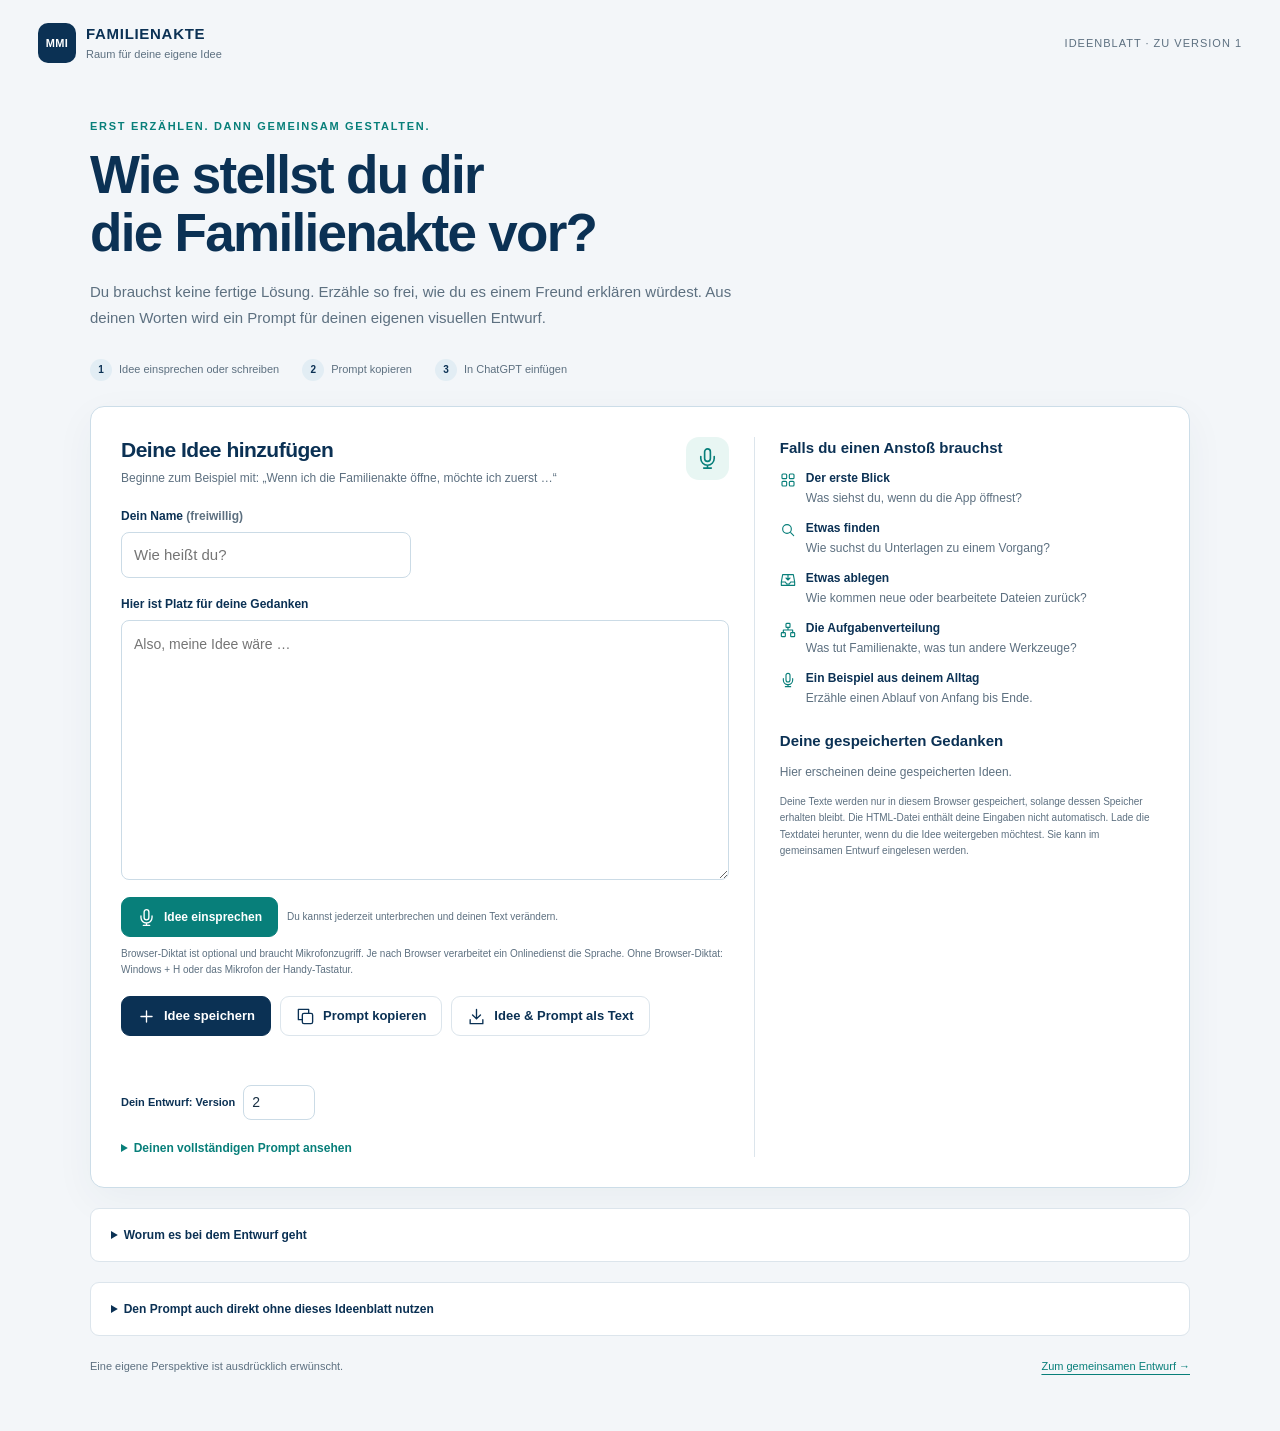
<file: entwuerfe/familienakte/version-1/familienakte-ideenblatt-v1.html>
<!doctype html>
<html lang="de"><head><meta charset="utf-8"><meta name="viewport" content="width=device-width,initial-scale=1"><meta name="theme-color" content="#0b3154"><meta name="description" content="Sprich deine eigene Idee für eine einfachere Familienakte ein und nimm den passenden ChatGPT-Prompt mit."><title>Familienakte · Deine Idee</title><style>@charset "UTF-8";
:root{--navy:#0b3154;--navy2:#164f7d;--ink:#182f43;--muted:#5d7080;--teal:#087f7a;--tealsoft:#e8f6f3;--blue:#edf4fa;--line:#dce5ec;--paper:#fff;--bg:#f3f6f9;--amber:#956117;--shadow:0 12px 40px #15394e0c;font-family:"Segoe UI",Arial,sans-serif;color:var(--ink);background:var(--bg);font-synthesis:none;color-scheme:light}
*{box-sizing:border-box}body{margin:0;font-size:15px;line-height:1.5}button,input,select,textarea{font:inherit}button,a,input,select,textarea{-webkit-tap-highlight-color:transparent}button{cursor:pointer}button:disabled{cursor:not-allowed;opacity:.45}button,a{touch-action:manipulation}a{color:var(--teal);text-underline-offset:4px}h1,h2,h3,p{margin:0}h1,h2,h3{color:var(--navy)}h1{font-size:clamp(26px,3vw,42px);line-height:1.16;letter-spacing:-1.1px;font-weight:650}h2{font-size:23px;line-height:1.25;letter-spacing:-.5px}h3{font-size:16px;font-weight:650}.muted{color:var(--muted)}.small{font-size:12px}.eyebrow{color:var(--teal);font-size:11px;letter-spacing:1.7px;text-transform:uppercase;font-weight:700}.icon{width:19px;height:19px;flex-shrink:0;vertical-align:middle;fill:none;stroke:currentColor;stroke-width:1.7;stroke-linecap:round;stroke-linejoin:round}.sr-only{position:absolute;width:1px;height:1px;padding:0;margin:-1px;overflow:hidden;clip:rect(0,0,0,0);white-space:nowrap;border:0}[hidden]{display:none!important}:focus-visible{outline:3px solid #138f91;outline-offset:4px}button{color:inherit}.btn{display:inline-flex;align-items:center;justify-content:center;gap:8px;min-height:40px;padding:9px 15px;border:1px solid var(--line);border-radius:9px;background:white;color:var(--navy);font-size:13px;font-weight:600;text-decoration:none;transition:background .15s,border-color .15s}.btn:hover{background:var(--blue);border-color:#b9ccd9}.btn.primary{background:var(--navy);border-color:var(--navy);color:#fff}.btn.primary:hover{background:var(--navy2)}.btn.teal{background:var(--teal);border-color:var(--teal);color:#fff}.btn.ghost{border-color:transparent;background:transparent}.btn.icon-only{width:40px;padding:8px}.pill{display:inline-flex;align-items:center;gap:6px;border-radius:30px;background:var(--tealsoft);color:#15675b;padding:4px 9px;font-size:11px;font-weight:600}.dot{width:6px;height:6px;border-radius:50%;background:var(--teal);display:inline-block}.actions{display:flex;flex-wrap:wrap;align-items:center;gap:9px}.line{height:1px;background:var(--line);margin:18px 0}.brand{display:flex;align-items:center;gap:10px;min-width:0;text-decoration:none;color:var(--navy)}.brand-mark{display:grid;place-items:center;width:38px;height:40px;background:var(--navy);color:#fff;border-radius:10px;font-weight:750;font-size:11px;letter-spacing:.4px;flex-shrink:0}.brand strong{display:block;font-size:15px;letter-spacing:.7px;line-height:1.3}.brand small{display:block;font-size:11px;color:var(--muted);font-weight:400;letter-spacing:0;margin-top:2px}
.deck-header{max-width:1536px;padding:23px 38px 19px;margin:auto;display:flex;align-items:center;justify-content:space-between;gap:18px}.deck-header .header-actions{display:flex;gap:9px;align-items:center}.edition{font-size:11px;letter-spacing:.4px;color:var(--muted);margin-right:8px}.deck-nav{display:flex;gap:5px;max-width:1460px;margin:0 auto;padding:0 0 14px;border-bottom:1px solid var(--line);overflow:auto;scrollbar-width:thin}.deck-tab{display:flex;align-items:center;gap:8px;border:0;white-space:nowrap;background:transparent;border-radius:7px;padding:8px 13px;color:var(--muted);font-size:12px}.deck-tab span{font-size:10px;opacity:.6;font-weight:650}.deck-tab[aria-selected=true]{background:var(--navy);color:white}.deck-tab[aria-selected=true] span{opacity:.75}.deck-content{max-width:1460px;margin:auto;padding:25px 0 15px}.slide-intro{display:flex;justify-content:space-between;align-items:flex-end;gap:30px;margin-bottom:22px}.slide-intro h1{margin-top:7px}.slide-intro>p{max-width:360px;color:var(--muted);font-size:13px;line-height:1.7}.deck-footer{max-width:1460px;margin:auto;display:flex;align-items:center;justify-content:space-between;gap:20px;padding:8px 0 22px;color:var(--muted);font-size:11px}.pager{display:flex;align-items:center;gap:12px}.pager .btn{min-height:32px;padding:5px 9px}.page-counter{font-variant-numeric:tabular-nums;font-size:12px;min-width:42px;text-align:center}.key-hint{opacity:.8}.app-frame{border:1px solid #ccdce7;border-radius:14px;background:#fff;box-shadow:0 14px 50px #0b31540c;overflow:hidden}.app-topbar{display:flex;align-items:center;justify-content:space-between;gap:15px;padding:12px 21px;border-bottom:1px solid var(--line);background:#fff}.app-topbar .brand-mark{width:32px;height:34px;border-radius:8px;font-size:9px}.app-topbar .brand strong{font-size:12px}.app-topbar .brand small{font-size:10px}.app-top-actions{display:flex;align-items:center;gap:14px}.avatar{display:grid;place-items:center;width:30px;height:30px;border-radius:50%;background:#e8f0f5;color:var(--navy);font-size:10px;font-weight:700}.app-layout{display:grid;grid-template-columns:213px minmax(0,1fr);min-height:588px}.app-sidebar{padding:20px 13px;background:#fbfcfd;border-right:1px solid var(--line);display:flex;flex-direction:column;gap:18px}.nav-list{display:grid;gap:4px}.app-nav{display:flex;align-items:center;gap:10px;width:100%;border:0;background:transparent;border-radius:7px;padding:10px 12px;text-align:left;font-size:12px;color:var(--muted)}.app-nav[aria-current=page]{color:var(--navy);background:#e7f0f7;font-weight:650}.app-nav .icon{width:17px;height:17px}.count{margin-left:auto;font-size:10px;background:#e8eef2;color:var(--navy);border-radius:5px;padding:1px 6px}.sidebar-heading{font-size:9px;letter-spacing:1.3px;text-transform:uppercase;color:var(--muted);font-weight:700;padding:0 12px;margin-bottom:9px}.tree{font-size:11px}.tree details{margin:2px 0}.tree summary{display:flex;align-items:center;gap:7px;list-style:none;cursor:pointer;padding:7px 4px;border-radius:5px;color:#425c72}.tree summary::-webkit-details-marker{display:none}.tree summary::before{content:'›';font-size:15px;color:#8798a7;width:9px;transition:transform .15s}.tree details[open]>summary::before{transform:rotate(90deg)}.tree .icon{width:14px;height:14px;color:#7894aa}.tree summary:hover,.tree button:hover{background:var(--blue)}.tree-children{margin-left:17px;padding-left:9px;border-left:1px solid var(--line);display:grid;gap:3px}.tree button{padding:6px 4px;border:0;border-radius:4px;text-align:left;background:transparent;color:var(--muted);font-size:10px;overflow-wrap:anywhere}.sidebar-bottom{margin-top:auto;padding:13px 10px 3px;border-top:1px solid var(--line);font-size:10px;color:var(--muted);display:flex;align-items:center;gap:7px}.app-main{min-width:0;padding:24px 27px 20px}.app-heading{display:flex;align-items:center;justify-content:space-between;gap:12px;margin-bottom:18px}.app-heading h2{font-size:22px;letter-spacing:-.7px}.app-heading p{font-size:12px;color:var(--muted);margin-top:3px}.app-heading .btn{font-size:11px;min-height:34px;padding:7px 11px}.search-wrap{display:flex;align-items:center;gap:11px;min-width:0;border:1px solid #bdd1df;background:#fff;border-radius:10px;padding:7px 9px 7px 15px;box-shadow:0 4px 17px #0b315406}.search-wrap:focus-within{border-color:var(--teal);box-shadow:0 0 0 3px #087f7a0d}.search-wrap>.icon{color:var(--teal);width:21px;height:21px}.search-wrap input{min-width:0;flex:1;border:0;background:transparent;font-size:14px;padding:6px 0;color:var(--navy)}.search-wrap input:focus{outline:none}.search-wrap input::placeholder{color:#788b99}.search-wrap .btn{min-height:32px;padding:6px 9px}.search-examples{display:flex;align-items:center;flex-wrap:wrap;gap:6px;margin:9px 0 21px;font-size:10px;color:var(--muted)}.example-chip{border:1px solid #dde7ee;background:#f8fbfd;border-radius:20px;padding:4px 9px;color:#4b667b;font-size:10px}.example-chip:hover{border-color:var(--teal);color:var(--teal)}.shelf-grid{display:grid;grid-template-columns:repeat(6,minmax(0,1fr));gap:9px;margin:6px 0 24px}.shelf{position:relative;display:flex;flex-direction:column;align-items:flex-start;gap:7px;min-height:105px;padding:14px 10px 10px;background:white;border:1px solid var(--line);border-radius:9px;text-align:left;transition:transform .15s,border-color .15s}.shelf:hover{border-color:#8cb2bd;transform:translateY(-2px)}.shelf .shelf-icon{display:grid;place-items:center;width:30px;height:30px;border-radius:8px;background:#ecf3fa;color:#315d86}.shelf:nth-child(2) .shelf-icon,.shelf:nth-child(5) .shelf-icon{background:#eaf5f0;color:#327d69}.shelf:nth-child(3) .shelf-icon,.shelf:nth-child(6) .shelf-icon{background:#faf3e8;color:#a17536}.shelf strong{font-size:10px;font-weight:600;line-height:1.4}.shelf small{font-size:9px;color:var(--muted)}.workspace-heading{display:flex;justify-content:space-between;align-items:center;gap:12px;margin-bottom:11px}.workspace-heading h3{font-size:13px}.workspace-heading .btn{min-height:28px;padding:3px 7px;font-size:10px}.file-layout{display:grid;grid-template-columns:minmax(230px,.9fr) minmax(270px,1.1fr);border:1px solid var(--line);border-radius:10px;overflow:hidden;min-height:306px}.file-list{background:#fff;max-height:396px;overflow:auto}.file-row{display:grid;grid-template-columns:23px minmax(0,1fr);align-items:center;padding:12px 10px 12px 9px;border-bottom:1px solid #e9eef2;gap:5px}.file-row:last-child{border-bottom:0}.file-row.selected{background:#edf5fa;box-shadow:inset 3px 0 var(--teal)}.file-row input{accent-color:var(--teal);width:14px;height:14px;cursor:pointer}.file-open{display:flex;align-items:flex-start;gap:9px;text-align:left;border:0;background:transparent;min-width:0;padding:2px;color:var(--ink);width:100%}.file-type{display:grid;place-items:center;flex-shrink:0;width:30px;height:35px;border:1px solid #d4e2ed;border-radius:5px;background:#f8fbff;font-size:8px;font-weight:700;color:#467391}.file-type.pdf{background:#fdf3ef;color:#a96143;border-color:#f0dfd6}.file-type.jpg{background:#f0f7f4;color:#4a816b;border-color:#d9e9e1}.file-type.xlsx{background:#edf6f0;color:#46815e;border-color:#d2e5d7}.file-open strong{display:block;font-size:11px;line-height:1.4;font-weight:600;overflow-wrap:anywhere}.file-open small{display:block;font-size:9px;color:var(--muted);margin-top:4px;overflow-wrap:anywhere}.file-open .match{color:var(--teal);font-size:9px;margin-top:3px}.preview{min-width:0;background:#edf2f6;border-left:1px solid var(--line);display:flex;flex-direction:column}.preview-bar{display:flex;align-items:center;justify-content:space-between;gap:8px;font-size:10px;padding:10px 13px;border-bottom:1px solid #dce5eb;color:var(--muted)}.preview-bar .icon{width:14px;height:14px}.preview-content{padding:16px 21px;flex:1}.paper{max-width:370px;min-height:215px;margin:auto;padding:20px 23px;background:#fff;box-shadow:0 3px 13px #0b315410;border:1px solid #e3e9ee;font-size:10px;color:#445b6d;overflow-wrap:anywhere}.paper-kicker{display:flex;justify-content:space-between;border-bottom:2px solid var(--navy);padding-bottom:9px;font-weight:650;letter-spacing:.3px;color:var(--navy);font-size:9px}.paper h3{font-size:16px;line-height:1.25;margin-top:18px;margin-bottom:5px}.paper p{margin-top:10px;font-size:10px;line-height:1.65}.paper-table{display:grid;grid-template-columns:1fr auto;font-size:9px;margin-top:13px;gap:7px}.paper-total{border-top:1px solid var(--line);margin-top:11px;padding-top:7px;display:flex;justify-content:space-between;color:var(--navy);font-weight:650}.paper-stamp{display:inline-block;margin-top:15px;font-size:8px;padding:3px 6px;background:var(--tealsoft);color:var(--teal);border-radius:4px}.preview-foot{background:#fff;padding:10px 13px;border-top:1px solid var(--line);display:flex;align-items:center;justify-content:space-between;gap:8px}.preview-foot .btn{font-size:10px;min-height:29px;padding:5px 8px}.preview-path{font-size:9px;color:var(--muted);overflow-wrap:anywhere}.doc-meta{padding:9px 13px;background:#f8fafc;font-size:9px;color:var(--muted);border-top:1px solid var(--line)}.module-strip{display:flex;gap:8px;align-items:center;flex-wrap:wrap;margin-top:15px;font-size:10px;color:var(--muted)}.module-strip button{display:flex;align-items:center;gap:6px;background:#fff;border:1px solid var(--line);border-radius:6px;padding:6px 8px;font-size:10px;color:var(--navy)}.module-strip .icon{width:13px;height:13px}.empty-state{padding:35px 20px;text-align:center;color:var(--muted);font-size:12px}.empty-state strong{display:block;color:var(--navy);margin-bottom:6px}.search-scope{display:flex;flex-wrap:wrap;align-items:center;gap:8px;margin-bottom:14px;color:var(--muted);font-size:10px}.search-scope select{min-width:120px;max-width:100%;border:1px solid var(--line);border-radius:6px;background:white;padding:6px 9px;color:var(--navy);font-size:11px}.selection-tray{display:flex;flex-wrap:wrap;align-items:center;gap:9px;margin-top:12px;padding:11px 13px;border:1px solid #bcd8d4;background:var(--tealsoft);border-radius:8px;color:var(--teal);font-size:11px}.selection-tray .btn{font-size:10px;min-height:30px;padding:5px 9px}.selection-tray strong{margin-right:auto}.session-banner{display:flex;align-items:center;gap:12px;flex-wrap:wrap;padding:12px 14px;background:var(--tealsoft);border:1px solid #c8e3dc;border-radius:9px;font-size:11px;margin-bottom:16px}.session-banner .btn{font-size:10px;min-height:30px;margin-left:auto}.demo-note{font-size:9px;color:#60798b;margin-top:10px}.mobile-tree-toggle{display:none}
.intake-layout{display:grid;grid-template-columns:minmax(190px,.8fr) minmax(260px,1.2fr);gap:18px;margin-top:18px}.incoming-list{display:grid;align-content:start;gap:9px}.incoming-card{display:flex;align-items:flex-start;gap:10px;padding:13px 11px;text-align:left;background:#fff;border:1px solid var(--line);border-radius:8px}.incoming-card.active{border-color:#72a8a6;background:#f0f9f7}.incoming-card strong{display:block;font-size:11px;overflow-wrap:anywhere}.incoming-card small{font-size:10px;color:var(--muted);display:block;margin-top:4px}.incoming-card .pill{margin-top:7px;font-size:9px;padding:2px 7px}.intake-detail{background:#f8fafc;border:1px solid var(--line);padding:19px;border-radius:10px}.intake-detail h3{font-size:16px;overflow-wrap:anywhere}.intake-detail p{font-size:11px;color:var(--muted);margin:6px 0 15px}.field-label{display:block;font-size:12px;font-weight:600;margin-bottom:7px;color:var(--navy)}.field{width:100%;border:1px solid #cbdbe6;border-radius:8px;padding:11px 12px;color:var(--ink);background:#fff;min-width:0}.intake-detail .field{font-size:12px;padding:9px 10px}.command-row{display:flex;gap:7px;align-items:center;margin-top:8px}.command-row input{min-width:0;flex:1}.intake-detail select{margin-top:6px}.path-preview{margin:14px 0;padding:12px;background:#eaf3f8;border:1px solid #d6e5ed;border-radius:7px;font-size:11px;overflow-wrap:anywhere;color:var(--navy)}.path-preview small{display:block;color:var(--muted);font-size:10px;margin-bottom:4px}.intake-detail .btn{font-size:11px;min-height:34px}.flow-hint{display:flex;gap:7px;align-items:center;flex-wrap:wrap;font-size:11px;color:var(--muted);margin-top:19px;padding-top:15px;border-top:1px solid var(--line)}.flow-hint .icon{width:13px;height:13px;color:var(--teal)}
.ecosystem{padding:30px 36px 25px;background:#fff;border:1px solid #ccdde8;border-radius:14px;box-shadow:var(--shadow)}.hub-grid{display:grid;grid-template-columns:1fr 1.05fr 1fr;gap:50px;align-items:center;position:relative;min-height:375px}.hub-column{display:grid;gap:11px;position:relative}.column-label{font-size:10px;color:var(--muted);letter-spacing:1.4px;text-transform:uppercase;margin-bottom:2px;font-weight:650}.module-card{display:flex;align-items:center;gap:12px;text-align:left;min-height:67px;border:1px solid var(--line);border-radius:9px;background:#fff;padding:12px;position:relative;z-index:1}.module-card:hover,.module-card[aria-pressed=true]{border-color:var(--teal);background:#f4faf8}.module-mark{display:grid;place-items:center;background:#edf4fa;color:#31658f;border-radius:9px;width:37px;height:37px;flex-shrink:0}.module-card strong{display:block;font-size:12px}.module-card small{display:block;font-size:10px;color:var(--muted);margin-top:3px}.hub-core{position:relative;text-align:center;border:1px solid #c4dbe3;box-shadow:0 0 0 11px #edf5f8,0 0 0 12px #dfeaf0;background:var(--navy);border-radius:22px;color:#fff;padding:30px 24px;z-index:2}.hub-core h2{color:#fff;font-size:27px;letter-spacing:-.9px;margin-top:14px}.hub-core p{color:#c4d9e8;font-size:12px;margin-top:7px}.hub-core .brand-mark{margin:auto;background:#ffffff1c;width:48px;height:49px;border-radius:12px;font-size:14px}.core-functions{display:grid;grid-template-columns:1fr 1fr;gap:8px;margin-top:21px}.core-functions span{background:#ffffff0b;border:1px solid #ffffff24;border-radius:7px;padding:8px 4px;font-size:10px}.hub-core::before,.hub-core::after{content:'⇄';position:absolute;top:44%;font-size:29px;color:#81aaa9;z-index:-1}.hub-core::before{left:-46px}.hub-core::after{right:-46px}.hub-detail{display:flex;align-items:center;gap:16px;margin-top:27px;padding:17px 19px;background:#eef6f8;border-radius:9px;border:1px solid #d7e7eb;min-height:85px}.hub-detail h3{font-size:14px}.hub-detail p{color:var(--muted);font-size:12px;margin-top:4px}.hub-detail .icon{color:var(--teal)}.hub-detail .btn{margin-left:auto;flex-shrink:0;font-size:11px}.roundtrip{display:flex;justify-content:center;align-items:center;gap:10px;flex-wrap:wrap;font-size:11px;color:var(--muted);margin-top:20px}.roundtrip span{padding:5px 9px;background:#f4f7fa;border-radius:5px}.roundtrip .icon{width:15px;height:15px;color:var(--teal)}
.platform-stage{display:grid;grid-template-columns:1.1fr .65fr 1.1fr;align-items:end;gap:28px;padding:28px 34px 24px;background:linear-gradient(160deg,#edf5fa,#fff 70%);border:1px solid #cfdee8;border-radius:14px;box-shadow:var(--shadow)}.platform{text-align:center;min-width:0}.platform>h3{margin-top:20px;font-size:16px}.platform>p{font-size:11px;color:var(--muted);margin-top:5px;max-width:260px;margin-left:auto;margin-right:auto}.device{border:7px solid #263e51;border-radius:12px;background:white;box-shadow:0 12px 30px #1c3e5712;min-height:235px;text-align:left;overflow:hidden}.device.desktop{border-width:7px 7px 12px}.device.phone{border-width:7px;max-width:165px;min-height:300px;margin:auto;border-radius:25px;position:relative}.device.phone::before{content:'';display:block;width:48px;height:7px;background:#263e51;border-radius:0 0 8px 8px;margin:-1px auto 8px}.device-header{height:25px;display:flex;align-items:center;justify-content:space-between;padding:0 9px;border-bottom:1px solid var(--line);font-size:7px;color:var(--navy);font-weight:700}.device-content{padding:13px 11px}.device-title{font-size:13px;color:var(--navy);font-weight:650;margin-bottom:9px;letter-spacing:-.3px}.mini-search{padding:7px 8px;border:1px solid #bdcfdd;border-radius:5px;background:#fff;font-size:7px;color:#7e929f;display:flex;gap:5px;align-items:center}.mini-search .icon{width:10px;height:10px;color:var(--teal)}.mini-shelves{display:grid;grid-template-columns:repeat(3,1fr);gap:5px;margin-top:11px}.mini-shelves span{font-size:6px;padding:8px 4px 5px;border:1px solid #dae5ed;border-radius:5px;background:white;color:var(--navy);display:grid;gap:6px}.mini-shelves .icon{width:13px;height:13px;color:var(--teal)}.mini-file{display:flex;gap:7px;align-items:center;padding:9px 0 5px;border-bottom:1px solid #e7edf2;font-size:6px;color:var(--navy)}.mini-file .icon{width:12px;height:12px;color:#6c8c9f}.phone .device-content{padding:9px}.phone .device-title{font-size:13px;line-height:1.3}.phone .mini-shelves{grid-template-columns:repeat(2,1fr)}.phone .mini-shelves span{min-height:43px}.device-bottom{height:10px;width:106%;background:#a7b7c4;margin-left:-3%;border-radius:0 0 10px 10px;box-shadow:0 3px 5px #17344a14}.desktop-stand{margin:0 auto;width:70px;height:20px;background:#bccbd6;border-bottom:4px solid #a8bac8}.architecture-notes{display:grid;grid-template-columns:1fr 1fr;gap:18px;margin-top:22px}.architecture-note{padding:20px 23px;background:#fff;border:1px solid var(--line);border-radius:10px}.architecture-note h3{font-size:14px;display:flex;align-items:center;gap:8px}.architecture-note p{font-size:12px;color:var(--muted);margin-top:8px;line-height:1.8}.platform-note{font-size:11px;color:var(--muted);text-align:center;margin-top:17px}
.ideas-shell{display:grid;grid-template-columns:minmax(0,1.2fr) minmax(270px,.8fr);gap:25px;padding:29px;background:#fff;border:1px solid #ccdde8;border-radius:14px;box-shadow:var(--shadow)}.idea-form-head{display:flex;align-items:flex-start;justify-content:space-between;gap:14px;margin-bottom:20px}.idea-form-head h2{font-size:21px}.idea-form-head p{font-size:12px;color:var(--muted);margin-top:6px;max-width:490px}.idea-orb{flex-shrink:0;display:grid;place-items:center;width:43px;height:43px;background:var(--tealsoft);border-radius:13px;color:var(--teal)}.idea-orb .icon{width:23px;height:23px}.idea-author{max-width:290px;margin-bottom:17px}.idea-text{min-height:195px;resize:vertical;line-height:1.75;font-size:14px}.dictation-row{display:flex;align-items:center;gap:9px;margin:10px 0 17px;flex-wrap:wrap}.dictation-row .btn{font-size:12px}.dictation-row p{font-size:10px;color:var(--muted);max-width:360px}.dictation-info{font-size:10px;color:var(--muted);margin:-8px 0 18px;line-height:1.6}.recording{background:#a53c30!important;border-color:#a53c30!important;color:white!important}.idea-status{font-size:12px;color:var(--teal);min-height:24px;margin-top:10px}.idea-sidebar{border-left:1px solid var(--line);padding-left:25px}.idea-sidebar h3{font-size:15px;margin-bottom:10px}.thought-starters{list-style:none;margin:0 0 23px;padding:0;display:grid;gap:12px;font-size:12px;color:var(--muted)}.thought-starters li{display:flex;gap:10px;align-items:flex-start}.thought-starters .icon{width:16px;height:16px;color:var(--teal);margin-top:2px}.thought-starters strong{display:block;color:var(--navy);font-weight:600;margin-bottom:2px}.saved-ideas{display:grid;gap:10px;max-height:240px;overflow:auto}.saved-idea{padding:11px 12px;border:1px solid var(--line);border-radius:7px;background:#fbfcfd}.saved-idea header{display:flex;align-items:center;justify-content:space-between;gap:8px;font-size:11px;font-weight:650;color:var(--navy)}.saved-idea .remove-idea{padding:3px;background:transparent;border:0;color:var(--muted);font-size:10px;text-decoration:underline;text-underline-offset:2px}.saved-idea p{font-size:11px;color:var(--muted);white-space:pre-wrap;margin-top:6px;overflow-wrap:anywhere}.storage-note{font-size:10px;color:var(--muted);margin-top:13px;line-height:1.65}.prompt-section{margin-top:19px}.prompt-section>summary{cursor:pointer;color:var(--teal);font-size:12px;font-weight:600}.prompt-preview{width:100%;font-family:inherit;font-size:11px;line-height:1.7;min-height:210px;resize:vertical;margin-top:11px;white-space:pre-wrap}.idea-import{margin-top:12px}.companion-body{background:#f3f6f9}.companion-wrap{max-width:1160px;margin:auto;padding:0 30px 35px}.companion-intro{padding:36px 0 27px;max-width:790px}.companion-intro h1{font-size:clamp(34px,5vw,53px);margin:11px 0 17px;line-height:1.1;letter-spacing:-1.7px}.companion-intro p{color:var(--muted);font-size:15px;max-width:650px;line-height:1.75}.companion-footer{padding:22px 0;color:var(--muted);font-size:11px;display:flex;justify-content:space-between;align-items:center;gap:18px}.steps{display:flex;gap:23px;flex-wrap:wrap;margin:0 0 25px;font-size:11px;color:var(--muted)}.steps span{display:flex;align-items:center;gap:7px}.steps b{display:grid;place-items:center;width:22px;height:22px;border-radius:50%;background:#e2edf4;color:var(--navy);font-size:10px}.companion-body .idea-text{min-height:260px}.companion-body .ideas-shell{padding:30px}.companion-badge{color:var(--muted);font-size:11px;letter-spacing:1px;text-transform:uppercase}.companion-context{margin-top:20px;padding:17px 20px;border:1px solid var(--line);background:#fff;border-radius:9px;color:var(--muted);font-size:12px}.companion-context summary{font-weight:600;color:var(--navy);cursor:pointer}.companion-context p{margin-top:10px;max-width:900px;line-height:1.75}
dialog{border:1px solid #c9dbe7;border-radius:16px;padding:0;width:min(590px,calc(100vw - 28px));max-height:90vh;color:var(--ink);background:#fff;box-shadow:0 25px 100px #0b315433}dialog::backdrop{background:#0c2b4566;backdrop-filter:blur(3px)}.dialog-header{display:flex;justify-content:space-between;align-items:center;padding:18px 22px;border-bottom:1px solid var(--line)}.dialog-header h2{font-size:20px}.dialog-body{padding:22px}.dialog-body p{font-size:13px;color:var(--muted);margin-bottom:17px}.dialog-body .field{margin-bottom:15px}.dialog-file-list{display:grid;gap:7px;margin:0 0 18px;padding:13px;background:#f3f7fa;border-radius:8px;font-size:12px;color:var(--navy)}.dialog-note{font-size:11px;color:var(--muted);line-height:1.7;margin-top:15px}.toast{position:fixed;left:50%;bottom:24px;transform:translateX(-50%);background:var(--navy);color:#fff;box-shadow:0 10px 30px #0b315433;padding:12px 20px;border-radius:10px;max-width:calc(100vw - 30px);width:max-content;font-size:13px;z-index:200}.toast:empty{display:none}.full-mode .deck-header{padding-top:12px;padding-bottom:12px}.full-mode .deck-content{padding-top:18px}
@media(min-width:1550px){.deck-content,.deck-nav,.deck-footer{max-width:1460px}.app-layout{min-height:635px}.file-layout{min-height:330px}.paper{min-height:235px}.app-main{padding:26px 34px}.shelf{min-height:112px}}
@media(max-width:1540px){.deck-nav,.deck-content,.deck-footer{margin-left:38px;margin-right:38px}.shelf-grid{gap:7px}.shelf strong{font-size:10px}}
@media(max-width:1180px){.deck-header{padding:19px 24px}.deck-nav,.deck-content,.deck-footer{margin-left:24px;margin-right:24px}.edition{display:none}.slide-intro>p{max-width:300px;font-size:12px}.app-layout{grid-template-columns:190px minmax(0,1fr)}.app-main{padding:20px}.shelf-grid{grid-template-columns:repeat(3,minmax(0,1fr));gap:8px;margin-bottom:18px}.shelf{min-height:77px;display:grid;grid-template-columns:30px 1fr;gap:2px 9px;align-content:center;padding:10px}.shelf .shelf-icon{grid-row:span 2;align-self:center}.shelf strong{font-size:11px;align-self:end}.shelf small{align-self:start}.file-layout{grid-template-columns:minmax(200px,.9fr) minmax(210px,1fr)}.preview-content{padding:13px}.paper{padding:17px}.hub-grid{gap:35px}.hub-core{padding:25px 16px}.hub-core h2{font-size:23px}.hub-core::before{left:-35px}.hub-core::after{right:-35px}.ecosystem{padding:24px}.platform-stage{gap:22px;padding:24px}.module-card{gap:9px;padding:10px}.module-card strong{font-size:11px}.platform-stage{grid-template-columns:1fr .65fr 1fr}.ideas-shell{padding:24px;gap:20px}.idea-sidebar{padding-left:20px}}
@media(max-width:900px){.deck-header{padding:15px 18px}.deck-nav,.deck-content,.deck-footer{margin-left:18px;margin-right:18px}.deck-header .btn{font-size:11px;min-height:36px;padding:7px 10px}.deck-header .brand strong{font-size:13px}.deck-header .brand small{font-size:10px}.slide-intro{align-items:flex-start;gap:12px}.slide-intro>p{max-width:230px;font-size:11px}.app-layout{grid-template-columns:164px minmax(0,1fr)}.app-sidebar{padding:17px 8px}.app-nav{padding:9px 8px;font-size:11px;gap:7px}.sidebar-heading{padding-left:8px;font-size:8px}.tree{font-size:10px}.app-main{padding:18px}.app-heading h2{font-size:20px}.file-layout{grid-template-columns:1fr}.preview{border-left:0;border-top:1px solid var(--line)}.file-list{max-height:190px}.file-row{padding:10px}.paper{max-width:100%;min-height:180px}.preview-content{padding:15px 25px}.preview-bar{padding:8px 13px}.paper h3{margin-top:13px}.app-top-actions .pill{display:none}.intake-layout{grid-template-columns:1fr}.incoming-list{grid-template-columns:repeat(3,1fr)}.incoming-card{padding:10px;gap:5px;flex-direction:column}.incoming-card .file-type{display:none}.incoming-card strong{font-size:10px}.hub-grid{gap:25px}.hub-core::before{left:-29px;font-size:23px}.hub-core::after{right:-29px;font-size:23px}.module-mark{width:29px;height:31px;border-radius:7px}.module-mark .icon{width:17px;height:17px}.module-card{gap:7px;min-height:70px}.module-card small{font-size:9px}.hub-core h2{font-size:20px}.core-functions{gap:5px}.core-functions span{font-size:9px;padding:7px 3px}.hub-detail{flex-wrap:wrap;gap:10px}.hub-detail .btn{margin-left:33px}.platform-stage{gap:16px;padding:20px}.device{min-height:220px}.device.phone{min-height:265px}.mini-shelves{grid-template-columns:repeat(2,1fr)}.mini-shelves span{font-size:6px}.ideas-shell{grid-template-columns:1fr}.idea-sidebar{border-left:0;padding-left:0;border-top:1px solid var(--line);padding-top:20px}.thought-starters{grid-template-columns:1fr 1fr}.saved-ideas{max-height:none}.idea-text{min-height:200px}.key-hint{display:none}}
@media(max-width:620px){body{font-size:14px}.deck-header{padding:15px 14px;align-items:flex-start}.brand-mark{width:33px;height:35px;font-size:10px}.brand strong{font-size:12px}.deck-header .brand small{max-width:148px;font-size:9px}.deck-header .header-actions{gap:4px}.present-label{display:none}.deck-header .idea-button-label{max-width:90px;line-height:1.4;text-align:left}.deck-header .btn{padding:6px 8px;gap:5px}.deck-header .btn .icon{width:16px;height:16px}.deck-nav,.deck-content,.deck-footer{margin-left:14px;margin-right:14px}.deck-tab{font-size:11px;padding:7px 9px}.deck-nav{padding-bottom:10px}.deck-content{padding-top:20px}.slide-intro{display:block;margin-bottom:17px}.slide-intro h1{font-size:28px;letter-spacing:-.8px}.slide-intro>p{max-width:none;font-size:12px;margin-top:10px}.eyebrow{font-size:10px}.app-frame{border-radius:10px}.app-topbar{padding:10px 12px}.app-topbar .brand strong{font-size:11px}.app-top-actions{gap:7px}.app-topbar .small{display:none}.app-layout{display:block;min-height:0}.app-sidebar{padding:8px 10px;border-right:0;border-bottom:1px solid var(--line);gap:0}.nav-list{display:flex;flex-wrap:wrap;gap:3px;justify-content:space-between}.app-nav{width:auto;font-size:10px;padding:8px 6px;gap:5px;min-height:35px}.app-nav .icon{width:14px;height:14px}.sidebar-tree{display:none;padding-top:13px}.app-sidebar.show-tree .sidebar-tree{display:block}.mobile-tree-toggle{display:flex;justify-content:space-between;align-items:center;border:0;border-top:1px solid var(--line);background:transparent;margin-top:6px;padding:9px 5px 3px;color:var(--muted);font-size:10px;text-align:left}.mobile-tree-toggle .icon{width:14px;height:14px}.sidebar-bottom{display:none}.tree{font-size:12px}.tree summary{padding:9px}.tree button{font-size:11px;padding:8px}.sidebar-heading{font-size:9px}.app-main{padding:17px 13px}.app-heading{margin-bottom:15px;align-items:flex-start}.app-heading h2{font-size:19px}.app-heading p{font-size:11px;max-width:190px}.app-heading .btn{font-size:10px;padding:6px 8px}.search-wrap{padding:5px 6px 5px 11px;gap:7px}.search-wrap input{font-size:16px}.search-wrap input::placeholder{font-size:12px}.search-wrap .search-submit{font-size:0;width:31px;height:33px;padding:6px}.search-wrap .search-submit .icon{width:16px;height:16px}.search-wrap .dictate-search{padding:6px;width:30px;height:33px}.search-examples{margin:8px 0 16px;font-size:9px}.example-chip{font-size:9px;padding:4px 7px}.shelf-grid{grid-template-columns:repeat(2,minmax(0,1fr));gap:7px}.shelf{min-height:73px;padding:10px 8px;gap:2px 7px}.shelf strong{font-size:10px}.shelf .shelf-icon{width:27px;height:29px}.shelf .shelf-icon .icon{width:17px;height:17px}.workspace-heading{gap:6px}.workspace-heading h3{font-size:12px}.file-open strong{font-size:12px}.file-open small,.file-open .match{font-size:10px}.file-list{max-height:249px}.file-row{padding:10px 8px}.file-layout{min-height:0}.preview-content{padding:14px}.paper{min-height:200px;padding:18px}.preview-foot{flex-wrap:wrap}.doc-meta,.preview-path{font-size:10px}.preview-foot .btn{font-size:11px}.preview-bar{font-size:11px}.module-strip{font-size:10px;gap:6px}.module-strip button{font-size:10px}.search-scope select{font-size:12px}.intake-layout{gap:13px;margin-top:15px}.incoming-list{grid-template-columns:1fr}.incoming-card{display:flex;flex-direction:row;gap:10px;padding:11px}.incoming-card .file-type{display:grid}.incoming-card strong{font-size:11px}.intake-detail{padding:14px}.intake-detail .field{font-size:16px}.command-row input::placeholder{font-size:12px}.intake-detail select{font-size:14px!important}.flow-hint{font-size:10px}.deck-footer{align-items:flex-start;font-size:10px;gap:8px;padding-bottom:20px}.deck-footer>span{max-width:170px}.pager{gap:7px}.ecosystem{padding:20px 17px}.hub-grid{grid-template-columns:1fr;gap:24px;min-height:0}.hub-column{grid-template-columns:1fr 1fr;gap:8px}.column-label{grid-column:1/-1;font-size:9px}.module-card{min-height:74px;padding:9px}.module-card strong{font-size:11px}.module-card small{font-size:9px}.hub-core{max-width:300px;width:calc(100% - 26px);margin:8px auto;padding:21px}.hub-core h2{font-size:25px;margin-top:11px}.hub-core p{font-size:12px}.hub-core::before{content:'↓';top:-35px;left:48%;font-size:23px}.hub-core::after{content:'⇅';top:auto;bottom:-39px;right:46%;font-size:23px}.core-functions span{font-size:10px}.hub-detail{margin-top:20px;padding:13px;align-items:flex-start}.hub-detail p{font-size:11px}.hub-detail>div{flex:1;min-width:190px}.hub-detail .btn{margin-left:0;width:100%}.roundtrip{font-size:10px;gap:5px}.roundtrip span{padding:4px 6px}.platform-stage{grid-template-columns:1fr;gap:27px;padding:25px}.device{max-width:330px;margin:auto;min-height:220px}.device.phone{max-width:160px;min-height:290px}.device-content{padding:16px}.mini-shelves{grid-template-columns:repeat(3,1fr)}.mini-shelves span{font-size:7px}.mini-file{font-size:7px}.device-title{font-size:17px}.mini-search{font-size:9px}.device-header{font-size:8px}.device-bottom{width:calc(100% + 16px);max-width:346px;margin:auto}.platform>h3{margin-top:13px}.architecture-notes{grid-template-columns:1fr;gap:12px;margin-top:14px}.architecture-note{padding:17px}.platform-note{font-size:10px}.ideas-shell,.companion-body .ideas-shell{padding:20px 16px;border-radius:11px;gap:18px}.idea-form-head{gap:9px;margin-bottom:17px}.idea-form-head h2{font-size:21px}.idea-form-head p{font-size:12px}.idea-orb{width:36px;height:36px;border-radius:10px}.idea-author{max-width:none}.field,.idea-text{font-size:16px}.idea-text{min-height:230px}.dictation-row{gap:8px}.dictation-info{font-size:10px}.thought-starters{grid-template-columns:1fr}.actions .btn{flex:1;white-space:normal;font-size:12px}.idea-status{font-size:11px}.companion-wrap{padding:0 16px 20px}.companion-intro{padding:26px 0}.companion-intro h1{font-size:36px;letter-spacing:-1.2px}.companion-intro p{font-size:13px}.companion-badge{font-size:9px}.steps{gap:10px 17px;font-size:10px}.companion-footer{flex-wrap:wrap;font-size:10px}.companion-context{font-size:11px;padding:15px}.dialog-header{padding:15px}.dialog-header h2{font-size:18px}.dialog-body{padding:17px}.toast{font-size:12px;text-align:center}.full-mode .deck-content{padding-top:15px}}
@media(prefers-reduced-motion:reduce){*,*::before,*::after{transition:none!important;scroll-behavior:auto!important}}
.version-row{display:flex;align-items:center;flex-wrap:wrap;gap:8px;margin-top:15px;font-size:11px;color:var(--muted)}.version-row .field{width:72px;padding:6px 8px;font-size:14px}.version-row label{color:var(--navy);font-weight:600}.container-breadcrumb{display:flex;align-items:center;flex-wrap:wrap;gap:7px;font-size:11px;color:var(--muted);margin-bottom:12px}.container-breadcrumb button{border:0;background:none;color:var(--teal);padding:2px;text-decoration:underline;text-underline-offset:3px;font-size:11px}.container-breadcrumb .icon{width:12px;height:12px}.container-folders{display:flex;flex-wrap:wrap;gap:7px;margin-bottom:16px}.container-folder{display:flex;align-items:center;gap:7px;background:#f6f9fc;border:1px solid var(--line);border-radius:7px;padding:9px 10px;color:var(--navy);font-size:11px}.container-folder:hover{border-color:var(--teal)}.container-folder .icon{color:var(--teal);width:16px;height:16px}.container-folder span{font-size:9px;color:var(--muted)}
#module-view{width:min(820px,calc(100vw - 28px))}.module-view-tabs{display:flex;flex-wrap:wrap;gap:7px;margin-bottom:16px}.module-paper{padding:35px;background:#fff;min-height:280px;border:1px solid var(--line);box-shadow:0 4px 20px #0b31540a;border-radius:3px}.module-paper h2{font-size:25px;margin-top:15px;margin-bottom:22px}.module-paper p{font-size:13px;color:var(--ink);line-height:1.8;margin-bottom:17px}.module-slide{padding:45px 35px;background:var(--navy);color:#fff;border-radius:7px;min-height:285px}.module-slide h2{font-size:35px;color:white;margin:20px 0}.module-slide .eyebrow{color:#8ad6cd}.module-slide p{color:#c7dfec;font-size:13px}.module-table{border-collapse:collapse;margin-top:20px;width:100%;font-size:12px}.module-table th,.module-table td{padding:12px 7px;border-bottom:1px solid var(--line);text-align:left}.module-table th:last-child,.module-table td:last-child{text-align:right;white-space:nowrap}@media(max-width:620px){.module-paper{padding:23px 17px}.module-paper h2{font-size:22px}.module-slide{padding:30px 22px}.module-slide h2{font-size:29px}.module-table{font-size:11px}.module-table th,.module-table td{padding:10px 5px}}
@media print{.deck-header,.deck-nav,.deck-footer,.toast,.btn,.search-examples{display:none!important}.deck-content{margin:0;padding:0;max-width:none}.slide{display:block!important;break-after:page;margin:0;padding:15mm 7mm}.slide-intro{margin-top:0}.app-frame{box-shadow:none}.app-layout{min-height:0}.app-sidebar{display:none}.app-layout{display:block}.slide[data-slide="0"] .app-slot:empty::after,.slide[data-slide="1"] .app-slot:empty::after,.slide[data-slide="2"] .app-slot:empty::after{content:'Diese Ansicht ist in der HTML-Datei anklickbar.'}.idea-text{min-height:160px}.platform-stage{break-inside:avoid}body{background:#fff}}
</style></head>
<body class="companion-body">
<header class="deck-header"><div class="brand"><div class="brand-mark" aria-hidden="true">MMI</div><div><strong>FAMILIENAKTE</strong><small>Raum für deine eigene Idee</small></div></div><span class="companion-badge">Ideenblatt · zu Version 1</span></header>
<main class="companion-wrap">
 <div class="companion-intro"><div class="eyebrow">Erst erzählen. Dann gemeinsam gestalten.</div><h1>Wie stellst du dir<br>die Familienakte vor?</h1><p>Du brauchst keine fertige Lösung. Erzähle so frei, wie du es einem Freund erklären würdest. Aus deinen Worten wird ein Prompt für deinen eigenen visuellen Entwurf.</p></div>
 <div class="steps"><span><b>1</b>Idee einsprechen oder schreiben</span><span><b>2</b>Prompt kopieren</span><span><b>3</b>In ChatGPT einfügen</span></div>
 <div class="ideas-shell" data-ideas="independent">
  <div><div class="idea-form-head"><div><h2>Deine Idee hinzufügen</h2><p>Beginne zum Beispiel mit: „Wenn ich die Familienakte öffne, möchte ich zuerst …“</p></div><div class="idea-orb"><span data-icon="mic"></span></div></div>
   <div class="idea-author"><label class="field-label" for="idea-author">Dein Name <span class="muted">(freiwillig)</span></label><input class="field" id="idea-author" maxlength="80" autocomplete="off" placeholder="Wie heißt du?"></div>
   <label class="field-label" for="idea-text">Hier ist Platz für deine Gedanken</label><textarea class="field idea-text" id="idea-text" maxlength="60000" placeholder="Also, meine Idee wäre …" aria-describedby="dictation-info storage-note"></textarea>
   <div class="dictation-row"><button class="btn teal" data-dictate="idea-text"><span data-icon="mic"></span>Idee einsprechen</button><p>Du kannst jederzeit unterbrechen und deinen Text verändern.</p></div><p class="dictation-info" id="dictation-info">Browser-Diktat ist optional und braucht Mikrofonzugriff. Je nach Browser verarbeitet ein Onlinedienst die Sprache. Ohne Browser-Diktat: Windows + H oder das Mikrofon der Handy-Tastatur.</p>
   <div class="actions"><button class="btn primary" data-idea-action="save"><span data-icon="plus"></span>Idee speichern</button><button class="btn" data-idea-action="copy"><span data-icon="copy"></span>Prompt kopieren</button><button class="btn" data-idea-action="download"><span data-icon="down"></span>Idee & Prompt als Text</button></div><p id="idea-status" class="idea-status" role="status" aria-live="polite"></p>
   <div class="version-row"><label for="next-version">Dein Entwurf: Version</label><input class="field" id="next-version" type="number" value="2" min="2" max="999" step="1"></div><details class="prompt-section"><summary>Deinen vollständigen Prompt ansehen</summary><label class="sr-only" for="prompt-preview">Kopierbarer Prompt für ChatGPT</label><textarea class="field prompt-preview" id="prompt-preview" readonly></textarea></details>
  </div>
  <aside class="idea-sidebar"><h3>Falls du einen Anstoß brauchst</h3><ul class="thought-starters"><li><span data-icon="grid"></span><span><strong>Der erste Blick</strong>Was siehst du, wenn du die App öffnest?</span></li><li><span data-icon="search"></span><span><strong>Etwas finden</strong>Wie suchst du Unterlagen zu einem Vorgang?</span></li><li><span data-icon="inbox"></span><span><strong>Etwas ablegen</strong>Wie kommen neue oder bearbeitete Dateien zurück?</span></li><li><span data-icon="network"></span><span><strong>Die Aufgabenverteilung</strong>Was tut Familienakte, was tun andere Werkzeuge?</span></li><li><span data-icon="mic"></span><span><strong>Ein Beispiel aus deinem Alltag</strong>Erzähle einen Ablauf von Anfang bis Ende.</span></li></ul><h3>Deine gespeicherten Gedanken</h3><div id="saved-ideas" class="saved-ideas" aria-live="polite"></div><p class="storage-note" id="storage-note">Deine Texte werden nur in diesem Browser gespeichert, solange dessen Speicher erhalten bleibt. Die HTML-Datei enthält deine Eingaben nicht automatisch. Lade die Textdatei herunter, wenn du die Idee weitergeben möchtest. Sie kann im gemeinsamen Entwurf eingelesen werden.</p></aside>
 </div>
 <details class="companion-context"><summary>Worum es bei dem Entwurf geht</summary><p>Die bestehende Familienakte soll erkennbar bleiben und übersichtlicher werden. Sie hat vertraute Lebensbereiche wie Gesundheit, Arbeit, Familie, Wohnen, Fahrzeuge und Käufe. Geplant ist eine modulare App für PWA, Android und Windows. Wie genau die Oberfläche aussieht und welche Aufgaben in die Familienakte oder in angeschlossene Module gehören, darfst du in deinem eigenen Entwurf frei vorschlagen.</p></details>
 <details class="companion-context"><summary>Den Prompt auch direkt ohne dieses Ideenblatt nutzen</summary><p>Klicke auf „Prompt kopieren“ und füge ihn in ChatGPT ein. Solange hier keine Idee steht, fordert der Prompt ChatGPT auf, zunächst auf deine freie Beschreibung zu warten. Dort kannst du sie mit der Spracheingabe einsprechen. Mit eingetragener Idee fordert der Prompt direkt den zweiten HTML-Entwurf an.</p></details>
 <footer class="companion-footer"><span>Eine eigene Perspektive ist ausdrücklich erwünscht.</span><a href="familienakte-entwurf-v1.html">Zum gemeinsamen Entwurf →</a></footer>
</main><div class="toast" id="toast" role="status" aria-live="polite"></div><noscript><p style="padding:24px">Für Diktat, Speichern und den automatisch ergänzten Prompt bitte JavaScript aktivieren.</p></noscript><script>'use strict';
const $ = (id) => document.getElementById(id);
const escapeHtml = (value) => String(value).replace(/[&<>"']/g, c => ({'&':'&amp;','<':'&lt;','>':'&gt;','"':'&quot;',"'":'&#39;'}[c]));
const iconPaths = {
 search:'<circle cx="10.5" cy="10.5" r="6.5"/><path d="m16 16 4.5 4.5"/>',
 grid:'<rect x="3" y="3" width="7" height="7" rx="1.5"/><rect x="14" y="3" width="7" height="7" rx="1.5"/><rect x="3" y="14" width="7" height="7" rx="1.5"/><rect x="14" y="14" width="7" height="7" rx="1.5"/>',
 folders:'<path d="M3 8V5a2 2 0 0 1 2-2h5l2 3h7a2 2 0 0 1 2 2v2M3 8h5l2 3h10a1 1 0 0 1 1 1l-2 8H3a2 2 0 0 1-2-2l1-9a1 1 0 0 1 1-1Z"/>',
 folder:'<path d="M3 7a2 2 0 0 1 2-2h5l2 3h7a2 2 0 0 1 2 2v9a2 2 0 0 1-2 2H5a2 2 0 0 1-2-2Z"/>',
 file:'<path d="M14 2H6a2 2 0 0 0-2 2v16a2 2 0 0 0 2 2h12a2 2 0 0 0 2-2V8Z"/><path d="M14 2v6h6M8 13h8M8 17h5"/>',
 inbox:'<path d="M4 4h16l2 11v5H2v-5ZM2 15h6l2 3h4l2-3h6M12 5v7m-3-3 3 3 3-3"/>',
 network:'<rect x="9" y="2" width="6" height="6" rx="1"/><rect x="2" y="16" width="6" height="6" rx="1"/><rect x="16" y="16" width="6" height="6" rx="1"/><path d="M12 8v4M5 16v-4h14v4"/>',
 mic:'<rect x="9" y="2" width="6" height="13" rx="3"/><path d="M5 10v2a7 7 0 0 0 14 0v-2M12 19v3m-4 0h8"/>',
 arrow:'<path d="M4 12h16m-6-6 6 6-6 6"/>',left:'<path d="M20 12H4m6-6-6 6 6 6"/>',chevron:'<path d="m9 5 7 7-7 7"/>',
 down:'<path d="M12 3v12m-5-5 5 5 5-5M4 16v5h16v-5"/>',
 plus:'<path d="M12 5v14M5 12h14"/>',close:'<path d="m6 6 12 12M6 18 18 6"/>',
 expand:'<path d="M8 3H3v5m13-5h5v5M3 16v5h5m13-5v5h-5"/>',
 check:'<path d="m5 12 4 4L19 6"/>',
 archive:'<rect x="3" y="3" width="18" height="4" rx="1"/><path d="M5 7v14h14V7M9 11h6"/>',
 office:'<path d="M4 3h11v18H4ZM15 7h5v14h-5M8 7h3M8 11h3M8 15h3"/>',
 wallet:'<path d="M20 7V4H5a3 3 0 0 0 0 6h16v10H5a3 3 0 0 1-3-3V7M21 11h-6v6h6"/><path d="M17 14h.01"/>',
 heart:'<path d="M20.8 4.6a5.5 5.5 0 0 0-7.8 0L12 5.7l-1.1-1.1a5.5 5.5 0 0 0-7.8 7.8L12 21l8.8-8.6a5.5 5.5 0 0 0 0-7.8Z"/><path d="M3 11h5l2-3 3 7 2-4h6"/>',
 people:'<circle cx="9" cy="7" r="3"/><path d="M3 21v-4a6 6 0 0 1 12 0v4M17 4a3 3 0 0 1 0 6m1 4a5 5 0 0 1 3 4v3"/>',
 home:'<path d="m2 10 10-8 10 8M5 8v13h14V8M9 21v-8h6v8"/>',
 car:'<path d="m5 8 2-5h10l2 5M3 9h18v9H3ZM5 18v3m14-3v3M6 13h2m8 0h2"/>',
 box:'<path d="m12 2 9 5v10l-9 5-9-5V7ZM3 7l9 5 9-5M12 12v10M7 5l10 5"/>',
 scan:'<path d="M8 3H3v5m13-5h5v5M3 16v5h5m13-5v5h-5M6 12h12M8 8h8M8 16h8"/>',
 cloud:'<path d="M6 18h12a4 4 0 0 0 1-7.9A7 7 0 0 0 5.7 8 5 5 0 0 0 6 18Z"/>',
 copy:'<rect x="8" y="8" width="13" height="13" rx="2"/><path d="M16 8V3H3v13h5"/>',
 briefcase:'<rect x="3" y="7" width="18" height="14" rx="2"/><path d="M8 7V3h8v4M3 12a24 24 0 0 0 18 0M10 13h4"/>'
};
function icon(name) { return `<svg class="icon" viewBox="0 0 24 24" aria-hidden="true">${iconPaths[name] || iconPaths.file}</svg>`; }
function drawIcons(root=document) { root.querySelectorAll('[data-icon]').forEach(el => { el.innerHTML=icon(el.dataset.icon); el.removeAttribute('data-icon'); }); }
let toastTimer;
function toast(message) { if(!$('toast')) return; $('toast').textContent=message; clearTimeout(toastTimer); toastTimer=setTimeout(()=>{$('toast').textContent='';},6000); }
function downloadText(name, text) { const url=URL.createObjectURL(new Blob([text],{type:'text/plain;charset=utf-8'})); const a=document.createElement('a'); a.href=url; a.download=name; document.body.append(a); a.click(); a.remove(); setTimeout(()=>URL.revokeObjectURL(url),1500); }
async function copyText(text, fallback) { try { if(!navigator.clipboard) throw Error('clipboard unavailable'); await navigator.clipboard.writeText(text); return true; } catch { if(fallback){fallback.closest('details').open=true;fallback.focus();fallback.select();try{if(document.execCommand('copy')) return true;}catch{} } return false; } }

const founderIdea = `IDEE 1 – FAMILIENAKTE ALS SCHLANKER HUB
Die bestehende Familienakte soll erkennbar bleiben, aber deutlich weniger überladen sein. Ihre Lebensbereiche und die Grundgestaltung in Dunkelblau und Türkis bleiben vertraut. Familienakte ist der zentrale Speicher und das Familiengedächtnis: Unterlagen einordnen, Personen und Vorgänge verknüpfen, nach Bedeutung und Inhalt finden, im vollständigen Aktenbaum zeigen und in der Mitte ansehen.
Dateiorganizer, Workflow PDF, OneDrive und Booklet Pro liefern bereits gescannte oder vorsortierte Dateien und ihre Kategorien. Der kleine Sortierkern übernimmt und ergänzt nur die Zuordnung. Familienakte wird wie ein Bücherregal bedient: Dinge hineinlegen, finden und herausnehmen.
Eine große Suche nimmt normale Sprache auf, etwa „Ich brauche alles zur Nebenkostenabrechnung“. Passende Dokumente aus mehreren Bereichen werden zu einer Arbeitsmappe zusammengestellt. Sie gehen an Familien Büro Pro (Texte, Tabellen, Präsentationen), Workflow PDF, Booklet Pro (Buchhaltung) oder weitere Anschlüsse wie Word, Excel, PowerPoint und Drive. Bearbeitete Ergebnisse kommen mit ihrer Zuordnung zurück und werden als neue Fassung abgelegt, zum Beispiel mit dem Satz „Lege das bitte zu Wohnen, Nebenkosten 2025“.
Im Hub bleiben vor allem Suche, Aktenübersicht, Vorschau, Ablage und Bereitstellung. Die Fachbearbeitung gehört in Module. Zielplattformen sind PWA, Android-APK und Windows App. Ein Button „Deine Idee hinzufügen“ sammelt freie Beschreibungen für einen gemeinsamen nächsten Entwurf.`;
const independentPrompt = `Du hilfst mir, meine eigene Idee für eine übersichtlichere, modulare Familienakte als zweiten visuellen Entwurf auszuarbeiten.
Ausgangspunkt: Die bestehende Familienakte ist etwas überladen. Sie soll als Familienakte erkennbar bleiben; vertraute Lebensbereiche sind Gesundheit, Arbeit, Familie und Personen, Wohnen, Fahrzeuge sowie Käufe und Garantien. Dunkelblau und Türkis bilden die bisherige Grundgestaltung. Zielplattformen sind PWA, Android-APK und Windows App. Die genaue Aufgabenverteilung zwischen Familienakte und Modulen darf meine eigene Idee bestimmen.
Ich möchte meine Idee zunächst frei einsprechen oder schreiben dürfen, ohne Fragebogen und ohne technische Formulierungen. Ordne meine Gedanken, ohne neue Wünsche als meine Aussagen auszugeben. Markiere eigene Ergänzungen als Vorschläge.
Wenn meine Beschreibung vorliegt: Erstelle eine eigenständig im Browser nutzbare HTML-Datei als visuelle Präsentation mit mehreren anklickbaren Seiten. Zeige die neue Übersicht, Suche und Dokumentvorschau, Ablage, Module sowie die verschiedenen Gerätegrößen. Nutze klar erkennbare Beispieldaten und zeige konkrete Alltagssituationen. Integriere einen Button „Deine Idee hinzufügen“, über den weitere Gedanken festgehalten und als Text weitergegeben werden können. Kennzeichne simulierte Funktionen. Eine echte Cloud-Anbindung und installierbare App-Pakete sind noch nicht Teil des Entwurfs.
Erkläre anschließend kurz, was im Kern bleibt, welche Aufgaben Module übernehmen und welche Fragen offen sind. Halte meine Perspektive als „Idee 2“ fest, damit sie später gleichberechtigt mit einer anderen Idee zu einem gemeinsamen Modell zusammengeführt werden kann.`;
const jointPrompt = `Entwickle aus den folgenden Perspektiven einen gemeinsamen visuellen Entwurf für eine schlankere, modulare Familienakte. Behandle die Ideen gleichberechtigt. Arbeite gemeinsame Ziele heraus; benenne echte Unterschiede und zeige bei Bedarf Alternativen. Die Familienakte soll erkennbar bleiben und übersichtlicher werden. Erfinde keine bereits vorhandenen Funktionen oder funktionierenden Anbindungen.
Erstelle als Ergebnis eine einzelne, eigenständig im Browser nutzbare HTML-Datei: eine visuelle Präsentation mit mehreren anklickbaren Seiten, einer klaren Übersicht, Suche mit zentraler Vorschau, vollständigem Aktenbaum, dem Ablegen und Rücklauf aus Modulen sowie dem Zielbild für PWA, Android-APK und Windows. Zeige einen alltagsnahen Ablauf. Kennzeichne Beispieldaten und simulierte Suche, Sprache und Modulübergaben. Integriere „Deine Idee hinzufügen“ für weitere freie Gedanken. Erläutere kurz die vereinbarte Aufgabenverteilung und offen gebliebene Entscheidungen.

${founderIdea}`;
let ideasController=null;
function initIdeas() {
 const shell=document.querySelector('[data-ideas]'); if(!shell)return;
 const independent=shell.dataset.ideas==='independent';
 const storageKey=independent?'familienakte-idee2-v1':'familienakte-gemeinsame-ideen-v1';
 const text=$('idea-text'), author=$('idea-author'), status=$('idea-status'), preview=$('prompt-preview'), version=$('next-version');
 let ideas=[],storageWorks=true,saveTimer;
 try{ const raw=JSON.parse(localStorage.getItem(storageKey)||'{}'); ideas=Array.isArray(raw.ideas)?raw.ideas.filter(x=>x&&typeof x.text==='string').map(x=>({id:String(x.id||Date.now()),author:String(x.author||''),text:x.text,date:String(x.date||'')})):[];text.value=typeof raw.draft==='string'?raw.draft:'';author.value=typeof raw.author==='string'?raw.author:'';if(Number.isInteger(raw.nextVersion)&&raw.nextVersion>1&&raw.nextVersion<1000)version.value=raw.nextVersion;}catch{storageWorks=false;}
 function note(s){status.textContent=s;}
 function persist(){try{localStorage.setItem(storageKey,JSON.stringify({ideas,draft:text.value,author:author.value,nextVersion:Number(version.value)||2}));storageWorks=true;return true;}catch{storageWorks=false;note('Browserspeicher ist nicht verfügbar oder voll. Bitte den Text herunterladen oder kopieren.');return false;}}
 function gathered(){const out=ideas.map(x=>({...x}));const draft=text.value.trim();if(draft&&!out.some(x=>x.text===draft))out.push({author:author.value.trim(),text:draft});return out;}
 function prompt(){const parts=gathered();const entries=parts.map((x,i)=>`PERSPEKTIVE ${i+1}${x.author?' – '+x.author:''}\n${x.text}`).join('\n\n---\n\n');const n=Number.isInteger(Number(version.value))&&Number(version.value)>=2&&Number(version.value)<=999?Number(version.value):2;const instruction=`Ergebnis nummerieren: Erstelle den nächsten HTML-Entwurf als Version ${n}. Der bekannte Ausgangsstand heißt Version 1. Trage Version ${n} sichtbar in Titel, Kopfzeile und Dateiname ein. Entwurfsnummern sind unabhängig von der technischen App-Version 2.28.73. Bewahre frühere Entwurfsstände. Für große freie Textfelder sowie Suche und längere Anweisungen Spracheingabe vorsehen; kurze Nummern- oder Kennungsfelder bleiben ohne Mikrofon. Halte die Präsentation sehr einfach: kurze Überschriften, wenig Text, klare Bild- und Seitenansichten mit erfundenen Beispielen. Container, Unterordner und Module sollen zu ihren Ansichten führen; echte Funktionen und Dienstanbindungen sind noch nicht nötig.\n\n`;return independent?instruction+independentPrompt+(entries?'\n\nMEINE FREIE BESCHREIBUNG / IDEE 2:\n\n'+entries:'\n\nIch habe meine Idee noch nicht beschrieben. Warte jetzt auf meine freie Beschreibung. Antworte zunächst nur: „Erzähl mir deine Idee in deinen eigenen Worten. Du kannst einfach lossprechen.“'):instruction+jointPrompt+(entries?'\n\nWEITERE EIGENE PERSPEKTIVEN:\n\n'+entries:'\n\nWeitere Perspektiven sind noch nicht ergänzt. Entwickle den gemeinsamen Entwurf erst, nachdem ich sie eingesprochen oder eingefügt habe. Bitte mich jetzt kurz um die nächste freie Beschreibung.');}
 function refresh(){preview.value=prompt();$('saved-ideas').innerHTML=ideas.length?ideas.map(x=>`<article class="saved-idea"><header><span>${escapeHtml(x.author||'Eigene Idee')}</span><button class="remove-idea" data-remove-idea="${escapeHtml(x.id)}" aria-label="Idee von ${escapeHtml(x.author||'Unbekannt')} entfernen">Entfernen</button></header><p>${escapeHtml(x.text)}</p></article>`).join(''):'<p class="small muted">Hier erscheinen deine gespeicherten Ideen.</p>';if($('saved-title'))$('saved-title').textContent=`Gesammelte Ideen${ideas.length?' · '+ideas.length:''}`;}
 function save(){stopSpeech();const val=text.value.trim();if(!val){note('Sprich oder schreibe zuerst deine Idee hinein.');text.focus();return;}if(ideas.some(x=>x.text===val)){note('Diese Idee ist bereits in der Sammlung.');return;}ideas.push({id:crypto.randomUUID?crypto.randomUUID():String(Date.now())+Math.random().toString(36).slice(2),author:author.value.trim(),text:val,date:new Date().toISOString()});text.value='';const ok=persist();refresh();if(ok)note('Deine Idee ist in diesem Browser gespeichert. Zum Teilen bitte kopieren oder herunterladen.');}
 version.addEventListener('input',()=>{persist();preview.value=prompt();});text.addEventListener('input',()=>{clearTimeout(saveTimer);saveTimer=setTimeout(()=>{persist();preview.value=prompt();},250);});author.addEventListener('input',()=>{persist();preview.value=prompt();});
 shell.addEventListener('click',async event=>{const button=event.target.closest('[data-idea-action]');if(button){const action=button.dataset.ideaAction;if(action==='save')save();if(action==='copy'){preview.value=prompt();const success=await copyText(preview.value,preview);note(success?'Prompt kopiert. Füge ihn in ChatGPT ein und lass den nächsten Entwurf erstellen.':'Der Prompt ist markiert. Kopiere ihn mit Strg+C oder über das Textmenü.');}if(action==='download'){downloadText(`familienakte-${independent?'eigene-idee':'gemeinsame-ideen'}-fuer-v${Number(version.value)||2}.txt`,prompt());note('Die Textdatei enthält den Prompt und deine gesammelten Gedanken.');}}
 const remove=event.target.closest('[data-remove-idea]');if(remove){ideas=ideas.filter(x=>x.id!==remove.dataset.removeIdea);persist();refresh();note('Idee aus der Sammlung entfernt.');}});
 if($('idea-import'))$('idea-import').addEventListener('change',async event=>{const file=event.target.files[0];if(!file)return;if(file.size>1024*1024){note('Bitte eine Textdatei unter 1 MB verwenden.');event.target.value='';return;}try{const value=(await file.text()).trim();if(!value){note('Die Textdatei ist leer.');return;}if(ideas.some(x=>x.text===value)){note('Diese Datei ist bereits in der Sammlung.');return;}ideas.push({id:String(Date.now())+Math.random().toString(36).slice(2),author:file.name.replace(/\.txt$/i,''),text:value,date:new Date().toISOString()});const ok=persist();refresh();if(ok)note('Die mitgebrachte Idee ist jetzt Teil der Sammlung.');}catch{note('Die Textdatei konnte nicht gelesen werden.');}finally{event.target.value='';}});
 refresh();if(!storageWorks)note('Speichern ist hier eingeschränkt. Zum Mitnehmen bitte den Prompt kopieren oder herunterladen.');
 ideasController={refresh,updatePrompt:()=>{preview.value=prompt();}};
}

let speechSession=null;
function speechMessage(message){toast(message);if($('idea-status')&&speechSession?.target.id==='idea-text')$('idea-status').textContent=message;}
function resetSpeech(){if(!speechSession)return;const {button,original}=speechSession;button.innerHTML=original;button.classList.remove('recording');button.setAttribute('aria-pressed','false');speechSession=null;}
function stopSpeech(){if(speechSession){const recognition=speechSession.recognition;resetSpeech();try{recognition.stop();}catch{}}}
function startSpeech(button){
 const target=$(button.dataset.dictate);if(!target)return;
 if(speechSession){stopSpeech();return;}
 const API=window.SpeechRecognition||window.webkitSpeechRecognition;
 if(!API){target.focus();toast('Nutze das Mikrofon deiner Tastatur oder Windows + H. Dieser Browser bietet kein direktes Diktat.');if($('idea-status')&&target.id==='idea-text')$('idea-status').textContent='Direktes Browser-Diktat ist hier nicht verfügbar. Du kannst tippen oder die Spracheingabe deiner Tastatur verwenden.';return;}
 const recognition=new API();recognition.lang='de-DE';recognition.continuous=true;recognition.interimResults=true;
 const base=target.value.trimEnd();const original=button.innerHTML;speechSession={recognition,target,button,original};
 button.innerHTML=icon('mic')+(button.classList.contains('dictate-search')?'':'Diktat stoppen');button.classList.add('recording');button.setAttribute('aria-pressed','true');
 recognition.onresult=event=>{if(speechSession?.recognition!==recognition)return;let words='';for(let i=0;i<event.results.length;i++)words+=event.results[i][0].transcript+' ';const content=base+(base?(target.tagName==='TEXTAREA'?'\n':' '):'')+words.trim();target.value=target.maxLength>0?content.slice(0,target.maxLength):content;target.dispatchEvent(new Event('input',{bubbles:true}));};
 recognition.onerror=event=>{speechMessage(event.error==='not-allowed'?'Mikrofonzugriff wurde nicht erlaubt. Tippe oder nutze das Tastatur-Diktat.':event.error==='network'?'Das Browser-Diktat hat keine Verbindung. Dein bisheriger Text bleibt erhalten.':event.error==='no-speech'?'Keine Sprache erkannt. Du kannst es erneut versuchen.':'Das Diktat wurde beendet. Du kannst weiterschreiben oder es erneut starten.');resetSpeech();};
 recognition.onend=()=>{if(speechSession?.recognition===recognition)resetSpeech();};
 try{recognition.start();speechMessage('Das Diktat hört zu. Zum Beenden den Mikrofonknopf erneut drücken.');}catch{speechMessage('Diktat konnte nicht starten. Bitte nutze die Tastatur-Spracheingabe.');resetSpeech();}
}
document.addEventListener('click',event=>{const button=event.target.closest('[data-dictate]');if(button)startSpeech(button);});
window.addEventListener('pagehide',()=>stopSpeech());
drawIcons();initIdeas();

</script></body></html>
</file>
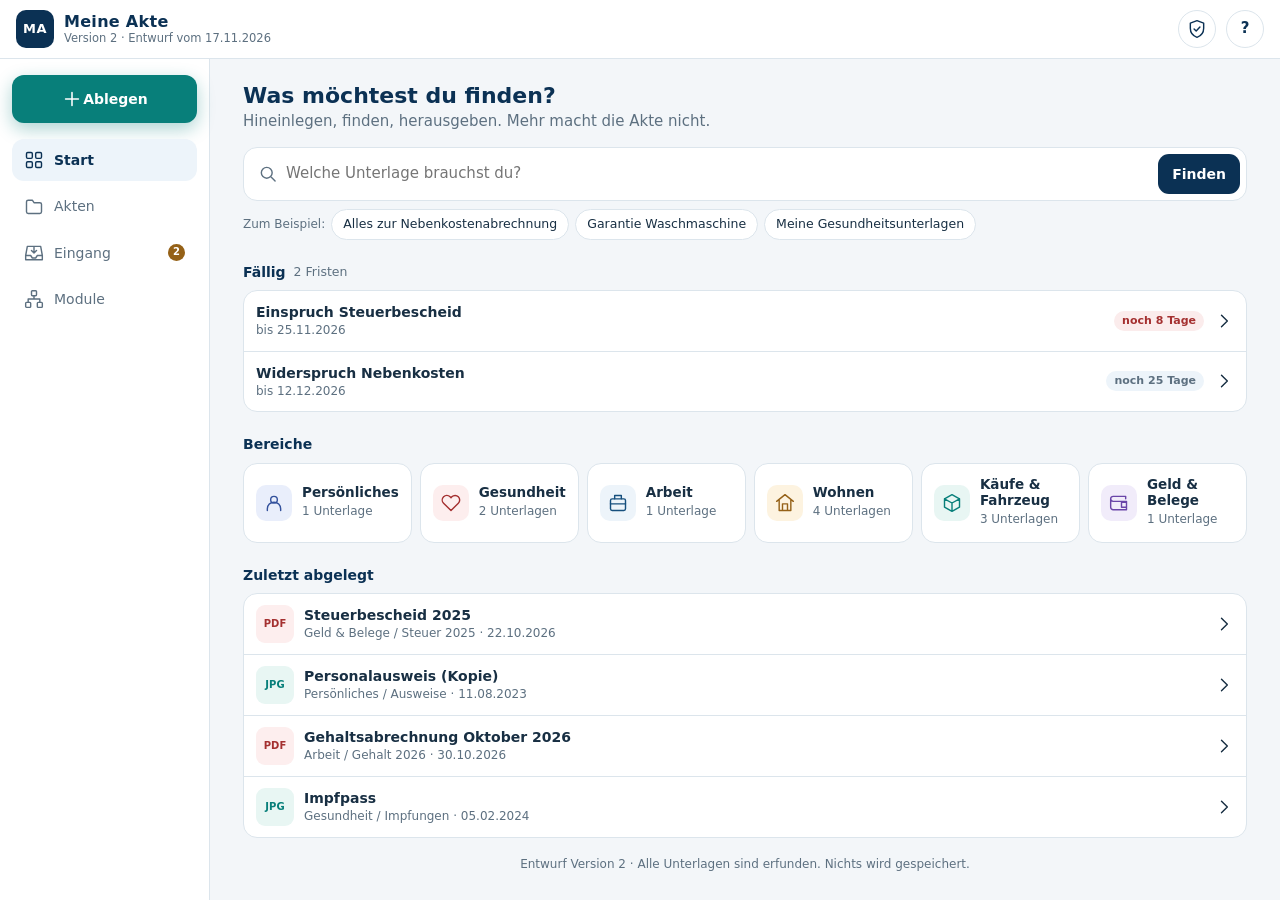
<file: entwuerfe/familienakte/version-2/meine-akte-entwurf-v2.html>
<!doctype html>
<html lang="de">
<head>
<meta charset="utf-8">
<meta name="viewport" content="width=device-width, initial-scale=1, viewport-fit=cover">
<meta name="theme-color" content="#0b3154">
<title>Meine Akte · Entwurf Version 2</title>
<style>
:root{--navy:#0b3154;--navy2:#164f7d;--ink:#182f43;--muted:#5d7080;--teal:#087f7a;--tealsoft:#e8f6f3;--blue:#edf4fa;--line:#dce5ec;--paper:#fff;--bg:#f3f6f9;--amber:#956117;--ambersoft:#fdf3e0;--red:#a43030;--redsoft:#fbecec;font-family:"Segoe UI",system-ui,Arial,sans-serif;color:var(--ink);background:var(--bg);color-scheme:light}
*{box-sizing:border-box}
html,body{margin:0;height:100%}
body{background:var(--bg);font-size:15px;line-height:1.45;overflow-x:hidden}
button{font:inherit;color:inherit;cursor:pointer;border:0;background:none;padding:0;text-align:left}
input,select{font:inherit;color:inherit}
h1,h2,h3,p{margin:0}
.icon{width:20px;height:20px;fill:none;stroke:currentColor;stroke-width:1.7;stroke-linecap:round;stroke-linejoin:round;flex:none}
.app{min-height:100%;display:grid;grid-template-columns:minmax(0,1fr);grid-template-rows:auto 1fr;padding-bottom:calc(74px + env(safe-area-inset-bottom))}
/* Kopf */
.kopf{display:flex;align-items:center;gap:10px;padding:10px 16px;background:var(--paper);border-bottom:1px solid var(--line);position:sticky;top:0;z-index:5}
.marke{width:38px;height:38px;border-radius:10px;background:var(--navy);color:#fff;font-weight:700;font-size:13px;display:grid;place-items:center;letter-spacing:.5px;flex:none}
.name{display:grid;line-height:1.15;margin-right:auto;min-width:0}
.name strong{font-size:16px;letter-spacing:.3px;color:var(--navy)}
.name small{font-size:11.5px;color:var(--muted)}
.rund{width:38px;height:38px;border-radius:50%;border:1px solid var(--line);display:grid;place-items:center;background:var(--paper);color:var(--navy);flex:none;font-weight:700}
.rund:active,.knopf:active{transform:scale(.97)}
/* Navigation: Handy unten, breit links */
.nav{position:fixed;left:0;right:0;bottom:0;z-index:6;background:var(--paper);border-top:1px solid var(--line);display:grid;grid-template-columns:1fr 1fr 76px 1fr 1fr;align-items:end;padding:6px 6px calc(6px + env(safe-area-inset-bottom))}
.nav button{display:grid;justify-items:center;gap:2px;padding:6px 2px;border-radius:12px;font-size:11.5px;color:var(--muted);position:relative}
.nav button[aria-current=page]{color:var(--navy);background:var(--blue);font-weight:600}
.nav .ablegen{background:var(--teal);color:#fff;width:58px;height:58px;border-radius:50%;justify-self:center;align-content:center;margin-top:-22px;box-shadow:0 6px 18px #087f7a55;font-size:10.5px;font-weight:600;gap:0}
.nav .ablegen .icon{width:22px;height:22px}
.zahl{position:absolute;top:2px;right:calc(50% - 22px);background:var(--amber);color:#fff;border-radius:9px;font-size:10px;min-width:17px;height:17px;display:grid;place-items:center;padding:0 4px;font-weight:700}
main{padding:16px;max-width:1060px;width:100%;margin:0 auto;min-width:0}
@media(min-width:900px){
 .app{grid-template-columns:210px minmax(0,1fr);grid-template-rows:auto 1fr;padding-bottom:0}
 .kopf{grid-column:1/-1}
 .nav{position:sticky;top:59px;align-self:start;grid-column:1;grid-row:2;border:0;border-right:1px solid var(--line);display:flex;flex-direction:column;align-items:stretch;gap:4px;padding:16px 12px;height:calc(100vh - 59px);background:var(--paper)}
 .nav button{display:flex;align-items:center;gap:10px;padding:11px 12px;font-size:14px}
 .nav .ablegen{order:-1;width:auto;height:auto;border-radius:12px;margin:0 0 12px;padding:13px 12px;font-size:14px;justify-self:stretch;justify-content:center}
 .zahl{position:static;margin-left:auto}
 main{grid-column:2;padding:24px 28px}
}
/* Bausteine */
.titel{font-size:22px;color:var(--navy);line-height:1.2}
.unter{color:var(--muted);margin-top:2px}
.abschnitt{margin-top:22px}
.abschnitt>h2{font-size:14px;color:var(--navy);margin-bottom:8px;display:flex;align-items:center;gap:8px}
.abschnitt>h2 span{font-weight:400;color:var(--muted);font-size:12.5px}
.suche{display:flex;align-items:center;gap:8px;background:var(--paper);border:1px solid var(--line);border-radius:14px;padding:6px 6px 6px 14px;margin-top:14px;color:var(--muted)}
.suche:focus-within{border-color:var(--navy2);box-shadow:0 0 0 3px #164f7d22}
.suche input{flex:1;border:0;outline:0;background:none;min-width:0;padding:8px 0;color:var(--ink)}
.knopf{display:inline-flex;align-items:center;justify-content:center;gap:8px;background:var(--navy);color:#fff;border-radius:11px;padding:10px 14px;font-weight:600;font-size:14px}
.knopf.hell{background:var(--paper);color:var(--navy);border:1px solid var(--line)}
.knopf.gruen{background:var(--teal)}
.knopf.voll{width:100%}
.knopf[disabled]{opacity:.5;cursor:default}
.chips{display:flex;flex-wrap:wrap;gap:6px;margin-top:8px;align-items:center;font-size:12px;color:var(--muted)}
.chip{border:1px solid var(--line);background:var(--paper);border-radius:99px;padding:5px 11px;font-size:12.5px;color:var(--ink)}
.kacheln{display:grid;grid-template-columns:repeat(2,1fr);gap:8px}
@media(min-width:640px){.kacheln{grid-template-columns:repeat(3,1fr)}}
@media(min-width:1100px){.kacheln{grid-template-columns:repeat(6,1fr)}}
.kachel{background:var(--paper);border:1px solid var(--line);border-radius:14px;padding:12px;display:flex;gap:10px;align-items:center}
.kachel .sym{width:36px;height:36px;border-radius:10px;display:grid;place-items:center;flex:none}
.kachel strong{display:block;font-size:13.5px;line-height:1.2}
.kachel small{color:var(--muted);font-size:12px}
.liste{background:var(--paper);border:1px solid var(--line);border-radius:14px;overflow:hidden}
.zeile{display:flex;align-items:center;gap:10px;padding:11px 12px;border-top:1px solid var(--line);width:100%}
.zeile:first-child{border-top:0}
.zeile .mitte{flex:1;min-width:0}
.zeile strong{display:block;font-size:14px;white-space:nowrap;overflow:hidden;text-overflow:ellipsis}
.zeile small{color:var(--muted);font-size:12px;display:block;white-space:nowrap;overflow:hidden;text-overflow:ellipsis}
.art{width:38px;height:38px;border-radius:9px;display:grid;place-items:center;font-size:10px;font-weight:700;flex:none;background:var(--blue);color:var(--navy2)}
.art.PDF{background:#fdeeee;color:#a43030}.art.JPG{background:var(--tealsoft);color:var(--teal)}.art.BELEG{background:var(--ambersoft);color:var(--amber)}
.marke2{font-size:11px;border-radius:99px;padding:2px 8px;font-weight:600;white-space:nowrap}
.m-arbeit{background:var(--ambersoft);color:var(--amber)}.m-ok{background:var(--tealsoft);color:var(--teal)}.m-grau{background:var(--blue);color:var(--muted)}.m-rot{background:var(--redsoft);color:var(--red)}
.haken{width:20px;height:20px;accent-color:var(--navy);flex:none}
.leiste{position:sticky;bottom:calc(84px + env(safe-area-inset-bottom));margin-top:12px;background:var(--navy);color:#fff;border-radius:14px;padding:10px 12px;display:flex;align-items:center;gap:10px;box-shadow:0 8px 24px #0b315433}
@media(min-width:900px){.leiste{bottom:16px}}
.leiste .knopf{background:#fff;color:var(--navy);margin-left:auto}
.leer{padding:22px;text-align:center;color:var(--muted)}
.hinweis{font-size:12px;color:var(--muted);margin-top:18px;text-align:center}
.karte{background:var(--paper);border:1px solid var(--line);border-radius:14px;padding:14px}
.zweier{display:grid;gap:8px}
@media(min-width:640px){.zweier{grid-template-columns:1fr 1fr}}
/* Fenster */
.schleier{position:fixed;inset:0;background:#0b315466;z-index:20;display:flex;align-items:flex-end;justify-content:center}
.fenster{background:var(--paper);width:100%;max-width:560px;max-height:92vh;overflow:auto;border-radius:20px 20px 0 0;padding:16px 16px calc(18px + env(safe-area-inset-bottom))}
@media(min-width:640px){.schleier{align-items:center}.fenster{border-radius:20px}}
.fenster.ast{max-width:760px;border-top:5px solid var(--farbe,var(--teal))}
.fkopf{display:flex;align-items:flex-start;gap:10px;margin-bottom:12px}
.fkopf h2{font-size:18px;color:var(--navy);flex:1;line-height:1.25}
.fkopf small{display:block;font-weight:400;font-size:12.5px;color:var(--muted)}
.blatt{background:var(--bg);border:1px solid var(--line);border-radius:12px;padding:14px;font-size:13px;min-height:120px}
.blatt b{display:block;font-size:15px;margin:6px 0;color:var(--navy)}
.blatt .mark{background:#fff3a6}
.angaben{display:grid;grid-template-columns:auto 1fr;gap:5px 14px;font-size:13.5px;margin:12px 0}
.angaben dt{color:var(--muted)}.angaben dd{margin:0}
.zettel{border:1.5px dashed var(--navy2);border-radius:12px;padding:12px 14px;background:#fbfdff;margin:10px 0}
.zettel h3{font-size:12px;letter-spacing:1px;color:var(--navy2);margin-bottom:6px}
.reihe{display:flex;gap:8px;flex-wrap:wrap;margin-top:12px}
.schritte{display:flex;gap:6px;margin:10px 0;font-size:12px}
.schritte span{flex:1;text-align:center;padding:6px 4px;border-radius:8px;background:var(--blue);color:var(--muted)}
.schritte span.an{background:var(--navy);color:#fff;font-weight:600}
.toast{position:fixed;left:50%;transform:translateX(-50%);bottom:calc(92px + env(safe-area-inset-bottom));background:var(--ink);color:#fff;padding:10px 16px;border-radius:12px;font-size:13.5px;z-index:40;max-width:calc(100vw - 32px);text-align:center}
.toast:empty{display:none}
.geld{font-size:34px;font-weight:700;color:var(--navy);line-height:1.1}
.plus{color:var(--teal);font-weight:600}.minus{color:var(--red);font-weight:600}
.feld{border:1px solid var(--line);border-radius:10px;padding:9px 10px;background:var(--paper);min-width:0}
/* Baum */
.baumbild{position:relative;border-radius:18px;overflow:hidden;background:#0a1f44;max-width:900px;margin:0 auto}
.baumbild img{display:block;width:100%;height:auto}
.schild{position:absolute;transform:translate(-50%,-100%);color:#fff;text-align:center;line-height:1.1;white-space:nowrap;padding:0 0 13px;text-shadow:0 0 3px #000,0 0 6px #000,0 1px 2px #000,0 0 12px #06122e}
.schild::after{content:"";position:absolute;left:50%;bottom:0;width:10px;height:10px;margin-left:-5px;border-radius:50%;background:var(--farbe,#ffd98a);border:2px solid #fff;box-shadow:0 0 0 3px #0006,0 0 10px var(--farbe,#ffd98a)}
.schild b{display:block;font-size:12px;font-weight:800;letter-spacing:.2px}.schild small{font-size:9.5px;font-weight:600}
.schild.geplant::after{background:transparent;border-style:dashed}
.schild.akte{--farbe:#ffd98a}.schild.akte b{color:#ffe7ad}
.schild:hover b,.schild:focus-visible b{text-decoration:underline}
.schild:focus-visible{outline:2px solid #fff;outline-offset:2px;border-radius:8px}
@media(min-width:640px){.schild b{font-size:17px}.schild small{font-size:12px}.schild::after{width:14px;height:14px;margin-left:-7px}}
.astnav{display:flex;gap:6px;overflow-x:auto;margin:-4px 0 12px;padding-bottom:4px}
.astnav button{flex:none;border:1px solid var(--line);border-radius:99px;padding:6px 12px;font-size:12.5px;background:var(--paper);white-space:nowrap}
.astnav button[aria-current=true]{background:var(--navy);color:#fff;border-color:var(--navy);font-weight:600}
.baumfilm{position:absolute;inset:0;width:100%;height:100%;object-fit:cover}
.baumtext{position:absolute;left:50%;bottom:8px;transform:translateX(-50%);background:#0b1b3dd9;color:#fff;border-radius:99px;padding:4px 12px;font-size:12px;white-space:nowrap;animation:weg .4s 5.5s forwards}
@keyframes weg{to{opacity:0}}
</style>
</head>
<body>
<div class="app">
  <header class="kopf">
    <span class="marke" id="marke"></span>
    <span class="name"><strong id="appname"></strong><small id="fassung"></small></span>
    <button class="rund" data-a="sicherung" aria-label="Sicherung" title="Sicherung"><svg class="icon" viewBox="0 0 24 24"><path d="M12 2 4 5v6c0 5 3.4 9.3 8 11 4.6-1.7 8-6 8-11V5Z"/><path d="m8.5 12 2.5 2.5 4.5-5"/></svg></button>
    <button class="rund" data-a="hilfe" aria-label="Hilfe">?</button>
  </header>
  <nav class="nav" id="nav" aria-label="Bereiche"></nav>
  <main id="main"></main>
</div>
<div id="fensterort"></div>
<div class="toast" id="toast" role="status" aria-live="polite"></div>
<noscript><p style="padding:20px">Für diesen anklickbaren Entwurf bitte JavaScript aktivieren.</p></noscript>
<script>
'use strict';
const F = 2, V3 = F === 3;
const NAME = V3 ? 'Private Act' : 'Meine Akte';
const $ = id => document.getElementById(id);
const esc = v => String(v).replace(/[&<>"']/g, c => ({'&':'&amp;','<':'&lt;','>':'&gt;','"':'&quot;',"'":'&#39;'}[c]));
const euro = n => new Intl.NumberFormat('de-DE',{style:'currency',currency:'EUR'}).format(n);
const P = {
 start:'<rect x="3" y="3" width="7" height="7" rx="1.5"/><rect x="14" y="3" width="7" height="7" rx="1.5"/><rect x="3" y="14" width="7" height="7" rx="1.5"/><rect x="14" y="14" width="7" height="7" rx="1.5"/>',
 akten:'<path d="M3 7a2 2 0 0 1 2-2h5l2 3h7a2 2 0 0 1 2 2v9a2 2 0 0 1-2 2H5a2 2 0 0 1-2-2Z"/>',
 eingang:'<path d="M4 4h16l2 11v5H2v-5ZM2 15h6l2 3h4l2-3h6M12 5v7m-3-3 3 3 3-3"/>',
 werkzeuge:'<rect x="9" y="2" width="6" height="6" rx="1"/><rect x="2" y="16" width="6" height="6" rx="1"/><rect x="16" y="16" width="6" height="6" rx="1"/><path d="M12 8v4M5 16v-4h14v4"/>',
 plus:'<path d="M12 5v14M5 12h14"/>', lupe:'<circle cx="10.5" cy="10.5" r="6.5"/><path d="m16 16 4.5 4.5"/>',
 zu:'<path d="m6 6 12 12M6 18 18 6"/>', pfeil:'<path d="M4 12h16m-6-6 6 6-6 6"/>', weiter:'<path d="m9 5 7 7-7 7"/>',
 herz:'<path d="M20.8 4.600a5.5 5.5 0 0 0-7.8 0L12 5.700l-1.1-1.100a5.5 5.5 0 0 0-7.8 7.800L12 21l8.8-8.600a5.5 5.5 0 0 0 0-7.800Z"/>',
 person:'<circle cx="12" cy="8" r="4"/><path d="M4 21v-2a8 8 0 0 1 16 0v2"/>',
 koffer:'<rect x="3" y="7" width="18" height="14" rx="2"/><path d="M8 7V3h8v4M3 13h18"/>',
 haus:'<path d="m2 10 10-8 10 8M5 8v13h14V8M9 21v-8h6v8"/>',
 kiste:'<path d="m12 2 9 5v10l-9 5-9-5V7ZM3 7l9 5 9-5M12 12v10"/>',
 geld:'<path d="M20 7V4H5a3 3 0 0 0 0 6h16v10H5a3 3 0 0 1-3-3V7M21 11h-6v6h6"/>',
 kamera:'<path d="M4 7h3l2-3h6l2 3h3a1 1 0 0 1 1 1v11a1 1 0 0 1-1 1H4a1 1 0 0 1-1-1V8a1 1 0 0 1 1-1Z"/><circle cx="12" cy="13" r="4"/>',
 datei:'<path d="M14 2H6a2 2 0 0 0-2 2v16a2 2 0 0 0 2 2h12a2 2 0 0 0 2-2V8Z"/><path d="M14 2v6h6"/>',
 stift:'<path d="M4 20h4L20 8l-4-4L4 16Z"/>', sort:'<path d="M4 6h16M7 12h10M10 18h4"/>', notiz:'<path d="M5 3h14v14l-4 4H5Z"/><path d="M15 21v-4h4M8 8h8M8 12h6"/>'
};
const ic = n => `<svg class="icon" viewBox="0 0 24 24" aria-hidden="true">${P[n]||P.datei}</svg>`;

/* ---------- Beispieldaten (alles erfunden) ---------- */
const BEREICHE = [
 {id:'ich',name:'Persönliches',icon:'person',f:'#e9eefb',c:'#33519c'},
 {id:'gesund',name:'Gesundheit',icon:'herz',f:'#fdeeee',c:'#a43030'},
 {id:'arbeit',name:'Arbeit',icon:'koffer',f:'#edf4fa',c:'#164f7d'},
 {id:'wohnen',name:'Wohnen',icon:'haus',f:'#fdf3e0',c:'#956117'},
 {id:'kauf',name:'Käufe & Fahrzeug',icon:'kiste',f:'#e8f6f3',c:'#087f7a'},
 {id:'geld',name:'Geld & Belege',icon:'geld',f:'#f1ecfa',c:'#6a45a8'}
];
const bereich = id => BEREICHE.find(b => b.id === id);
const WERKZEUGE = [
 {id:'pdf',name:V3?'Workflow PDF':'Workflow PDF Pro',tut:'Scannen, PDF bearbeiten und ausfüllen',arten:['PDF','JPG'],da:true,icon:'stift',farbe:'#e0703a',verb:'bearbeiten'},
 {id:'geld',name:V3?'Portemonnaie':'BookLedgerPro',tut:V3?'Bon fotografieren, Eingang, Ausgang, was bleibt übrig':'Belege und Buchhaltung',arten:['BELEG'],da:true,icon:'geld',farbe:'#e3b23c',verb:V3?'ansehen':'buchen'},
 {id:'sort',name:V3?'Datei-Organizer':'Datei-Organizer',tut:'Viele Dateien auf einmal vorsortieren',arten:[],da:true,icon:'sort',farbe:'#4fb0c6',verb:'sortieren'},
 {id:'mail',name:V3?'Private Brain':'Private Brain Pro',tut:'E-Mails mit Anlagen hereinholen',arten:[],da:true,icon:'eingang',farbe:'#5fc88f',verb:'holen'},
 {id:'text',name:V3?'Notizen & Briefe':'Büro-Modul',tut:'Notizen, Briefe und Texte schreiben',arten:['DOCX'],da:false,icon:'notiz',farbe:'#9a7bd6',verb:'schreiben'}
];
const werkzeug = id => WERKZEUGE.find(w => w.id === id);
const werkzeugFuer = d => WERKZEUGE.find(w => w.arten.includes(d.art));
let nr = 100;
const docs = [
 {id:1,titel:'Nebenkostenabrechnung 2025',art:'PDF',bereich:'wohnen',vorgang:'Nebenkosten 2025',datum:'12.11.2026',herkunft:V3?'Workflow PDF':'Workflow PDF Pro',text:'Hausverwaltung Beispiel. Abrechnungszeitraum 01.01.–31.12.2025. Nachzahlung 184,20 €. Widerspruch bis 12.12.2026 möglich.'},
 {id:2,titel:'Zählerstände zur Abrechnung',art:'JPG',bereich:'wohnen',vorgang:'Nebenkosten 2025',datum:'03.01.2026',herkunft:'Foto',text:'Foto der Zähler Strom, Wasser, Heizung am 31.12.2025.'},
 {id:3,titel:'Anfrage zur Belegeinsicht',art:'DOCX',bereich:'wohnen',vorgang:'Nebenkosten 2025',datum:'14.11.2026',herkunft:V3?'Notizen & Briefe':'Büro-Modul',text:'Brief an die Hausverwaltung: Bitte um Einsicht in die Belege der Nebenkostenabrechnung.'},
 {id:4,titel:'Mietvertrag',art:'PDF',bereich:'wohnen',vorgang:'Mietvertrag',datum:'01.04.2019',herkunft:'Datei',text:'Mietvertrag Wohnung, Beginn 01.04.2019, Kaltmiete und Nebenkostenvorauszahlung.'},
 {id:5,titel:'Garantie Waschmaschine',art:'PDF',bereich:'kauf',vorgang:'Waschmaschine',datum:'20.03.2025',herkunft:'Datei',text:'Garantieurkunde Waschmaschine, Kauf 20.03.2025, Garantie zwei Jahre bis 20.03.2027.'},
 {id:6,titel:'Kaufbeleg Waschmaschine',art:'BELEG',bereich:'kauf',vorgang:'Waschmaschine',datum:'20.03.2025',herkunft:'Foto',text:'Kassenbon Elektromarkt Beispiel, Waschmaschine 499,00 €.'},
 {id:7,titel:'Fahrzeugschein',art:'JPG',bereich:'kauf',vorgang:'Auto',datum:'02.06.2022',herkunft:'Foto',text:'Zulassungsbescheinigung Teil I, Hauptuntersuchung fällig 06/2027.'},
 {id:8,titel:'Arztbrief Hausarzt',art:'PDF',bereich:'gesund',vorgang:'Vorsorge 2026',datum:'18.09.2026',herkunft:'Datei',text:'Arztbrief zur Vorsorgeuntersuchung, Befund unauffällig, Kontrolle in zwölf Monaten.'},
 {id:9,titel:'Impfpass',art:'JPG',bereich:'gesund',vorgang:'Impfungen',datum:'05.02.2024',herkunft:'Foto',text:'Impfausweis, letzte Auffrischung 02/2024.'},
 {id:10,titel:'Gehaltsabrechnung Oktober 2026',art:'PDF',bereich:'arbeit',vorgang:'Gehalt 2026',datum:'30.10.2026',herkunft:'Datei',text:'Entgeltabrechnung Oktober 2026, Brutto, Netto, Auszahlung.'},
 {id:11,titel:'Personalausweis (Kopie)',art:'JPG',bereich:'ich',vorgang:'Ausweise',datum:'11.08.2023',herkunft:'Foto',text:'Kopie Personalausweis, gültig bis 08/2033.'},
 {id:12,titel:'Steuerbescheid 2025',art:'PDF',bereich:'geld',vorgang:'Steuer 2025',datum:'22.10.2026',herkunft:'Datei',text:'Einkommensteuerbescheid 2025, Erstattung 312,00 €. Einspruch bis 25.11.2026.'}
].map(d => ({fassung:1,bei:null,...d}));
const fristen = [
 {titel:'Einspruch Steuerbescheid',bis:'25.11.2026',doc:12,tage:8},
 {titel:'Widerspruch Nebenkosten',bis:'12.12.2026',doc:1,tage:25}
];
const eingang = { neu:[
 {id:201,titel:'Brief der Krankenkasse',art:'PDF',vorschlag:'gesund',vorgang:'Krankenkasse',quelle:V3?'Datei-Organizer':'Datei-Organizer',sicher:false,text:'Schreiben der Krankenkasse zum Beitrag ab Januar.'},
 {id:202,titel:'Rechnung Autowerkstatt',art:'PDF',vorschlag:'kauf',vorgang:'Auto',quelle:V3?'Workflow PDF':'Workflow PDF Pro',sicher:false,text:'Rechnung Inspektion, 268,40 €.'}
], zurueck:[] };
const organizer = [
 {titel:'Stromabrechnung 2025',art:'PDF',vorschlag:'wohnen',vorgang:'Strom',sicher:true},
 {titel:'Lohnsteuerbescheinigung 2025',art:'PDF',vorschlag:'arbeit',vorgang:'Gehalt 2025',sicher:true},
 {titel:'Rezept Apotheke',art:'JPG',vorschlag:'gesund',vorgang:'Vorsorge 2026',sicher:true},
 {titel:'Unbekanntes Schreiben',art:'PDF',vorschlag:'ich',vorgang:'Sonstiges',sicher:false}
];
const mails = [
 {von:'Hausverwaltung Beispiel',betreff:'Termin zur Zählerablesung',anlage:'Ablesetermin.pdf',vorschlag:'wohnen',vorgang:'Nebenkosten 2025'},
 {von:'Krankenkasse Beispiel',betreff:'Ihr Beitrag ab Januar',anlage:'Beitragsbescheid.pdf',vorschlag:'gesund',vorgang:'Krankenkasse'},
 {von:'Autowerkstatt Beispiel',betreff:'Kostenvoranschlag',anlage:'Kostenvoranschlag.pdf',vorschlag:'kauf',vorgang:'Auto'}
];
const bons = [['Bäckerei',-4.80],['Supermarkt',-37.25],['Tankstelle',-52.10],['Drogerie',-12.95],['Baumarkt',-23.40]];
const geld = { start:600, posten:[{t:'Monatsgeld November',b:600},{t:'Wochenmarkt',b:-18.50}], bonNr:0, docId:null };
const s = { ansicht:'start', bereich:null, frage:'', wahl:new Set(), reisen:[] };

/* ---------- Helfer ---------- */
let toastZeit;
function toast(t){ $('toast').textContent = t; clearTimeout(toastZeit); toastZeit = setTimeout(() => $('toast').textContent = '', 5200); }
const ort = d => `${bereich(d.bereich).name} / ${d.vorgang}`;
const SYN = {unterlagen:'',alles:'',zur:'',zum:'',der:'',die:'',das:'',meine:'',mein:'',ich:'',brauche:'',nebenkostenabrechnung:'nebenkosten',gesundheitsunterlagen:'gesundheit',arzt:'gesundheit',wohnung:'wohnen',miete:'miet',auto:'auto',steuern:'steuer'};
function suche(frage){
  const w = frage.toLowerCase().split(/[^a-zäöüß0-9]+/).map(x => x in SYN ? SYN[x] : x).filter(x => x.length > 2);
  if (!w.length) return [];
  return docs.filter(d => { const heu = (d.titel+' '+ort(d)+' '+d.text+' '+d.art).toLowerCase(); return w.every(x => heu.includes(x)); });
}
function docZeile(d, {haken=false}={}){
  const m = d.bei ? `<span class="marke2 m-arbeit">in Arbeit: ${esc(werkzeug(d.bei).name)}</span>` : d.fassung > 1 ? `<span class="marke2 m-ok">Fassung ${d.fassung}</span>` : '';
  return `<div class="zeile">${haken?`<input type="checkbox" class="haken" data-wahl="${d.id}" ${s.wahl.has(d.id)?'checked':''} aria-label="${esc(d.titel)} auswählen">`:''}
   <button class="zeile" style="padding:0;border:0" data-a="doc" data-id="${d.id}"><span class="art ${d.art}">${d.art}</span><span class="mitte"><strong>${esc(d.titel)}</strong><small>${esc(ort(d))} · ${d.datum}</small></span>${m}${ic('weiter')}</button></div>`;
}

/* ---------- Ansichten ---------- */
const NAV = [['start','Start'],['akten','Akten'],['ablegen','Ablegen'],['eingang','Eingang'],['werkzeuge',V3?'Werkzeuge':'Module']];
function navZeigen(){
  $('nav').innerHTML = NAV.map(([id,t]) => id === 'ablegen'
    ? `<button class="ablegen" data-a="ablegen">${ic('plus')}<span>Ablegen</span></button>`
    : `<button data-a="geh" data-zu="${id}" ${s.ansicht===id?'aria-current="page"':''}>${ic(id)}<span>${t}</span>${id==='eingang'&&eingang.neu.length?`<span class="zahl">${eingang.neu.length}</span>`:''}</button>`).join('');
}
function sucheFeld(){
  return `<form class="suche" data-form="suche">${ic('lupe')}<input name="q" value="${esc(s.frage)}" placeholder="Welche Unterlage brauchst du?" aria-label="Suchen" autocomplete="off"><button class="knopf" type="submit">Finden</button></form>
  <div class="chips">Zum Beispiel: ${['Alles zur Nebenkostenabrechnung','Garantie Waschmaschine','Meine Gesundheitsunterlagen'].map(c => `<button class="chip" data-a="frage" data-q="${c}">${c}</button>`).join('')}</div>`;
}
function treffer(){
  const t = suche(s.frage);
  if (!t.length) return `<div class="abschnitt"><div class="liste"><p class="leer">Nichts gefunden zu „${esc(s.frage)}“. Versuch ein anderes Wort.</p></div></div>`;
  return `<div class="abschnitt"><h2>${t.length} ${t.length===1?'Unterlage':'Unterlagen'} <span>aus ${new Set(t.map(d=>d.bereich)).size} ${new Set(t.map(d=>d.bereich)).size===1?'Bereich':'Bereichen'} · anhaken zum Sammeln</span></h2>
   <div class="liste">${t.map(d => docZeile(d,{haken:true})).join('')}</div>${leiste()}</div>`;
}
function leiste(){
  if (!s.wahl.size) return '';
  return `<div class="leiste"><span>${s.wahl.size} gesammelt</span><button class="knopf" data-a="mappe">${V3?'Mappe öffnen':'Als Mappe herausgeben'} ${ic('pfeil')}</button></div>`;
}
function vStart(){
  const zuletzt = [...docs].sort((a,b) => b.id - a.id).slice(0,4);
  return `<h1 class="titel">Was möchtest du finden?</h1><p class="unter">Hineinlegen, finden, herausgeben. Mehr macht die Akte nicht.</p>
  ${sucheFeld()}
  ${s.frage ? treffer() : `
  <div class="abschnitt"><h2>Fällig <span>${fristen.length} Fristen</span></h2><div class="liste">${fristen.map(f => `<button class="zeile" data-a="doc" data-id="${f.doc}"><span class="mitte"><strong>${esc(f.titel)}</strong><small>bis ${f.bis}</small></span><span class="marke2 ${f.tage<14?'m-rot':'m-grau'}">noch ${f.tage} Tage</span>${ic('weiter')}</button>`).join('')}</div></div>
  <div class="abschnitt"><h2>Bereiche</h2><div class="kacheln">${BEREICHE.map(b => { const n = docs.filter(d => d.bereich===b.id).length; return `<button class="kachel" data-a="bereich" data-id="${b.id}"><span class="sym" style="background:${b.f};color:${b.c}">${ic(b.icon)}</span><span><strong>${b.name}</strong><small>${n} ${n===1?'Unterlage':'Unterlagen'}</small></span></button>`; }).join('')}</div></div>
  <div class="abschnitt"><h2>Zuletzt abgelegt</h2><div class="liste">${zuletzt.map(d => docZeile(d)).join('')}</div></div>`}
  <p class="hinweis">Entwurf Version ${F} · Alle Unterlagen sind erfunden. Nichts wird gespeichert.</p>`;
}
function vAkten(){
  if (!s.bereich) return `<h1 class="titel">Akten</h1><p class="unter">Dieselben sechs Bereiche wie auf der Startseite.</p>
   <div class="abschnitt"><div class="liste">${BEREICHE.map(b => { const d = docs.filter(x => x.bereich===b.id); return `<button class="zeile" data-a="bereich" data-id="${b.id}"><span class="art" style="background:${b.f};color:${b.c}">${ic(b.icon)}</span><span class="mitte"><strong>${b.name}</strong><small>${[...new Set(d.map(x=>x.vorgang))].join(' · ')||'noch leer'}</small></span><span class="marke2 m-grau">${d.length}</span>${ic('weiter')}</button>`; }).join('')}</div></div>`;
  const b = bereich(s.bereich), d = docs.filter(x => x.bereich===b.id), vorg = [...new Set(d.map(x => x.vorgang))];
  return `<button class="chip" data-a="bereich" data-id="">‹ Alle Bereiche</button><h1 class="titel" style="margin-top:10px">${b.name}</h1><p class="unter">${d.length} Unterlagen in ${vorg.length} ${vorg.length===1?'Vorgang':'Vorgängen'}</p>
   ${vorg.map(v => `<div class="abschnitt"><h2>${esc(v)}</h2><div class="liste">${d.filter(x => x.vorgang===v).map(x => docZeile(x)).join('')}</div></div>`).join('')}`;
}
function vEingang(){
  const z = eingang.zurueck, n = eingang.neu;
  return `<h1 class="titel">Eingang</h1><p class="unter">Geprüft wird nur, was wirklich neu ist.</p>
  <div class="abschnitt"><h2>Neu <span>Vorschlag bestätigen oder ändern</span></h2><div class="liste">${n.length ? n.map(e => `<div class="zeile" style="flex-wrap:wrap"><span class="art ${e.art}">${e.art}</span><span class="mitte"><strong>${esc(e.titel)}</strong><small>aus: ${esc(e.quelle)}</small></span>
    <span style="display:flex;gap:6px;flex:1 1 100%;align-items:center"><select class="feld" data-vorschlag="${e.id}" aria-label="Bereich" style="flex:1">${BEREICHE.map(b => `<option value="${b.id}" ${b.id===e.vorschlag?'selected':''}>${b.name}${b.id===e.vorschlag?' (Vorschlag)':''}</option>`).join('')}</select><button class="knopf gruen" data-a="bestaetigen" data-id="${e.id}">Stimmt</button></span></div>`).join('') : '<p class="leer">Nichts zu prüfen.</p>'}</div></div>
  <div class="abschnitt"><h2>${V3?'Aus den Werkzeugen':'Zurück aus einem Modul'} <span>schon abgelegt, nur zur Kenntnis</span></h2><div class="liste">${z.length ? z.map(e => `<button class="zeile" data-a="doc" data-id="${e.doc}"><span class="art m-ok" style="background:var(--tealsoft);color:var(--teal)">✓</span><span class="mitte"><strong>${esc(e.titel)}</strong><small>${esc(e.text)}</small></span>${ic('weiter')}</button>`).join('') : `<p class="leer">Noch nichts zurückgekommen. Öffne eine Unterlage und tippe auf „${V3?'Im Werkzeug öffnen':'Bearbeiten'}“.</p>`}</div></div>`;
}
function vWerkzeuge(){
  if (V3) return vBaum();
  return `<h1 class="titel">Module</h1><p class="unter">Die Akte bewahrt. Die Arbeit an einer Datei passiert in einer eigenen App.</p>
  <div class="abschnitt"><div class="liste">${WERKZEUGE.map(w => `<div class="zeile"><span class="art" style="background:${w.farbe}22;color:${w.farbe}">${ic(w.icon)}</span><span class="mitte"><strong>${w.name}</strong><small>${w.tut}</small></span>${w.da?'<span class="marke2 m-ok">installiert</span>':'<button class="marke2 m-rot" data-a="fehlt">fehlt – hier holen</button>'}</div>`).join('')}</div></div>
  <div class="abschnitt"><h2>So läuft eine Übergabe</h2><div class="karte"><div class="schritte"><span class="an">1 Herausgeben</span><span class="an">2 Arbeiten</span><span class="an">3 Zurücklegen</span></div>
   <p style="font-size:13.500px">Die Akte gibt eine Kopie mit einem <b>Laufzettel</b> hinaus. Auf dem Zettel steht, wohin das Ergebnis gehört. Das Original bleibt unberührt. Kommt das Ergebnis zurück, liegt es ohne Rückfrage als neue Fassung am alten Platz.</p>
   <div class="reihe"><button class="knopf" data-a="doc" data-id="1">An einem Beispiel durchspielen ${ic('pfeil')}</button></div></div></div>
  <p class="hinweis">Die Module sind hier nur dargestellt. Es wird keine echte App geöffnet.</p>`;
}

/* ---------- Version 3: der Baum (Bilder aus der Discovery-Seite des Datei-Organizers) ---------- */
const BILD = { baum:'', film:'' };
const ORT = { sort:[16,36], pdf:[84,24], geld:[13,84], mail:[80,84], text:[70,40] };
function blaetter(id){ return id==='mail' ? mails.length : id==='geld' ? geld.posten.length : id==='sort' ? organizer.length : docs.filter(d => d.bei===id).length; }
function schild(w){ const [x,y] = ORT[w.id], n = blaetter(w.id);
  return `<button class="schild ${w.da?'':'geplant'}" style="left:${x}%;top:${y}%;--farbe:${w.farbe}" data-a="werkzeug" data-id="${w.id}"><b>${w.name}</b><small>${w.da ? (n ? n+(n===1?' Datei':' Dateien') : 'bereit') : 'geplant'}</small></button>`; }
function vBaum(){
  const film = s.reisen.length && BILD.film ? `<video class="baumfilm" src="${BILD.film}" autoplay muted playsinline onended="this.remove()" onerror="this.remove()"></video><span class="baumtext">Die Helfer tragen die Dateien in die Akte.</span>` : '';
  s.reisen = [];
  return `<h1 class="titel">Der Baum</h1><p class="unter">Eine App. In der Mitte die Akte, an den Ästen die Städte – jede Stadt ist ein Programm.</p>
  <div class="abschnitt"><div class="baumbild"><img src="${BILD.baum}" alt="Ein großer Baum am Abend. In der Mitte eine leuchtende Halle, an den Ästen kleine Städte. An einem neuen Ast entsteht gerade eine weitere Stadt mit Kränen, bunte Helfer schauen zu.">
   <button class="schild akte" style="left:37%;top:58%" data-a="geh" data-zu="start"><b>${NAME}</b><small>die Akte · ${docs.length} Unterlagen</small></button>
   ${WERKZEUGE.map(schild).join('')}${film}</div></div>
  <div class="abschnitt zweier">
   <div class="karte"><b>Die Halle in der Mitte = die Akte.</b> Hier liegt alles, hier wird gesucht. Jede Datei bleibt, wo sie einsortiert wurde.</div>
   <div class="karte"><b>Städte an den Ästen = die Programme.</b> Jede Stadt ist ein Werkzeug für sich: nur das Nötige, eigener Bildschirm. Du bringst die Dateien hinein.</div>
   <div class="karte"><b>Bunte Kugeln = die Helfer.</b> Sie arbeiten in der Stadt: lesen, zuordnen, rechnen. Sie raten, du berichtigst, sie lernen. Du kannst auch alles selbst zuordnen.</div>
   <div class="karte"><b>Lichtwege = der Weg der Dateien.</b> PDF, Foto, Bon, Brief. Fertig zugeordnet gehen sie mit „Zur Akte“ über den Ast in die Halle. Ohne Umweg, weil es eine App ist.</div>
   <div class="karte" style="grid-column:1/-1"><b>Der neue Ast mit den Kränen = ein neues Programm.</b> Eine neue Stadt ändert nichts an der Halle und nichts an den anderen Städten. Sie wird erst geprüft und dann angeschlossen.</div>
  </div>
  <p class="hinweis">Tippe ein Schild an. Gestrichelt = geplant. Das Bild stammt aus der Discovery-Seite des Datei-Organizers.</p>`;
}

/* ---------- Fenster ---------- */
function fenster(html, klasse='', farbe=''){ $('fensterort').innerHTML = `<div class="schleier" data-a="zu-aussen"><div class="fenster ${klasse}" ${farbe?`style="--farbe:${farbe}"`:''} role="dialog" aria-modal="true">${html}</div></div>`; }
function zu(){ $('fensterort').innerHTML = ''; }
const fk = (t, u='') => `<div class="fkopf"><h2>${t}${u?`<small>${u}</small>`:''}</h2><button class="rund" data-a="zu" aria-label="Schließen">${ic('zu')}</button></div>`;
function fDoc(id){
  const d = docs.find(x => x.id == id); if (!d) return;
  const w = werkzeugFuer(d);
  let knopf;
  if (d.bei) knopf = `<button class="knopf gruen voll" data-a="werkzeug" data-id="${d.bei}" data-docs="${d.id}">Weiter in ${esc(werkzeug(d.bei).name)} ${ic('pfeil')}</button>`;
  else if (!w) knopf = '';
  else if (!w.da) knopf = `<button class="knopf hell voll" disabled>${esc(w.name)} ${V3?'ist geplant':'fehlt auf diesem Gerät'}</button>`;
  else knopf = `<button class="knopf voll" data-a="${V3?'werkzeug':'zettel'}" data-id="${w.id}" data-docs="${d.id}">${ic(w.icon)} In ${esc(w.name)} ${w.verb}</button>`;
  fenster(`${fk(esc(d.titel), esc(ort(d)))}
   <div class="blatt"><small>${d.art} · Vorschau</small><b>${esc(d.titel)}</b>${esc(d.text)}${d.fassung>1?'<p style="margin-top:8px"><span class="mark">Markierung aus der Bearbeitung</span></p>':''}</div>
   <dl class="angaben"><dt>Abgelegt</dt><dd>${d.datum}</dd><dt>Herkunft</dt><dd>${esc(d.herkunft)}</dd><dt>Fassung</dt><dd>${d.fassung}${d.fassung>1?' (ältere bleiben erhalten)':''}</dd>${d.bei?`<dt>Zustand</dt><dd><span class="marke2 m-arbeit">Kopie in Arbeit: ${esc(werkzeug(d.bei).name)}</span></dd>`:''}</dl>
   ${knopf}<div class="reihe"><button class="knopf hell" data-a="kopie">Kopie herausholen</button><button class="knopf hell" data-a="teilen">Teilen</button></div>`);
}
function fZettel(wid, ids){
  const w = werkzeug(wid), ds = ids.map(i => docs.find(d => d.id == i));
  fenster(`${fk('Herausgeben an '+esc(w.name),'Das Original bleibt in der Akte.')}
   <div class="schritte"><span class="an">1 Herausgeben</span><span>2 Arbeiten</span><span>3 Zurücklegen</span></div>
   <div class="zettel"><h3>LAUFZETTEL</h3><dl class="angaben" style="margin:0"><dt>${ds.length===1?'Unterlage':'Mappe'}</dt><dd>${ds.map(d => esc(d.titel)).join('<br>')}</dd><dt>Gehört zu</dt><dd>${[...new Set(ds.map(ort))].map(esc).join('<br>')}</dd><dt>Fassung</dt><dd>${ds.map(d => d.fassung).join(', ')} → kommt als nächste zurück</dd><dt>Geht an</dt><dd>${esc(w.name)}</dd></dl></div>
   <button class="knopf voll" data-a="werkzeug" data-id="${w.id}" data-docs="${ids.join(',')}">Herausgeben ${ic('pfeil')}</button>`);
}
function fMappe(){
  const ids = [...s.wahl];
  if (V3) return fWerkzeug('pdf', ids);
  const pass = WERKZEUGE.filter(w => w.arten.length);
  fenster(`${fk('Sammelmappe herausgeben', ids.length+' Unterlagen gehen gemeinsam hinaus und kommen gemeinsam zurück.')}
   <div class="liste">${pass.map(w => `<button class="zeile" data-a="${w.da?'zettel':'fehlt'}" data-id="${w.id}" data-docs="${ids.join(',')}"><span class="art" style="background:${w.farbe}22;color:${w.farbe}">${ic(w.icon)}</span><span class="mitte"><strong>${w.name}</strong><small>${w.tut}</small></span>${w.da?ic('weiter'):'<span class="marke2 m-rot">fehlt</span>'}</button>`).join('')}</div>`);
}
function fWerkzeug(wid, ids=[]){
  const w = werkzeug(wid);
  if (!w.da) { toast(`${w.name} ist ${V3?'geplant':'auf diesem Gerät nicht installiert'}.`); return; }
  ids = ids.map(Number).filter(Boolean);
  ids.forEach(i => { const d = docs.find(x => x.id === i); if (d) d.bei = w.id; });
  const kopf = fk(esc(w.name), V3 ? `Werkzeug in ${NAME} · eigener Ast` : 'Eigene App · erfundene Beispielansicht');
  let inhalt;
  if (wid === 'geld' && V3) inhalt = portemonnaie();
  else if (wid === 'mail' && V3) inhalt = `<p class="unter">Holt E-Mails mit Anlagen. Der Helfer schlägt vor, wohin die Anlage gehört. Du schickst sie zur Akte.</p>
     <div class="liste" style="margin-top:10px">${mails.length ? mails.map((m,i) => `<div class="zeile" style="flex-wrap:wrap"><span class="art PDF">PDF</span><span class="mitte"><strong>${esc(m.betreff)}</strong><small>von ${esc(m.von)} · Anlage: ${esc(m.anlage)}</small></span>
       <span style="display:flex;gap:6px;flex:1 1 100%;align-items:center"><select class="feld" data-mail="${i}" aria-label="Bereich" style="flex:1">${BEREICHE.map(b => `<option value="${b.id}" ${b.id===m.vorschlag?'selected':''}>${b.name}${b.id===m.vorschlag?' (Vorschlag)':''}</option>`).join('')}</select><button class="knopf gruen" data-a="mail-zur-akte" data-i="${i}">Zur Akte</button></span></div>`).join('') : '<p class="leer">Alle Anlagen sind in der Akte.</p>'}</div>`;
  else if (wid === 'sort') inhalt = `<p class="unter">Du wirfst die Dateien hinein. Die Zuordnung passiert hier im Haus: ${V3?'ein Helfer rät, du berichtigst, er lernt daraus':'der Sortier-Kern rät, du berichtigst'}. In die Akte kommt nur das Ergebnis.</p>
     <div class="schritte"><span class="an">raten</span><span class="an">berichtigen</span><span class="an">lernen</span></div>
     <div class="liste" style="margin-top:10px">${organizer.length ? organizer.map((o,i) => `<div class="zeile"><span class="art ${o.art}">${o.art}</span><span class="mitte"><strong>${esc(o.titel)}</strong><small>→ ${bereich(o.vorschlag).name} / ${esc(o.vorgang)}</small></span>${o.sicher?'<span class="marke2 m-ok">bestätigt</span>':`<select class="feld" data-osort="${i}" aria-label="Bereich" style="max-width:120px;padding:5px">${BEREICHE.map(b => `<option value="${b.id}" ${b.id===o.vorschlag?'selected':''}>${b.name}</option>`).join('')}</select><button class="knopf gruen" style="padding:6px 10px" data-a="osort" data-i="${i}">Stimmt</button>`}</div>`).join('') : '<p class="leer">Alles ist in der Akte.</p>'}</div>
     <div class="reihe"><button class="knopf gruen voll" data-a="sort-zur-akte" ${organizer.length?'':'disabled'}>Zur Akte ${ic('pfeil')}</button></div>`;
  else {
    const ds = ids.length ? ids.map(i => docs.find(d => d.id === i)) : docs.filter(d => d.bei === wid);
    inhalt = ds.length ? `${V3?'':'<div class="schritte"><span class="an">1 Herausgeben</span><span class="an">2 Arbeiten</span><span>3 Zurücklegen</span></div>'}
     ${ds.map(d => `<div class="blatt" style="margin-bottom:8px"><small>Kopie · Fassung ${d.fassung}</small><b>${esc(d.titel)}</b>${esc(d.text)}<p style="margin-top:8px"><span class="mark">Hier wurde etwas markiert (Beispiel)</span></p></div>`).join('')}
     <button class="knopf gruen voll" data-a="zurueck" data-id="${wid}" data-docs="${ds.map(d => d.id).join(',')}">${V3?'Zur Akte':'Ergebnis zurücklegen'} ${ic('pfeil')}</button>
     <p class="hinweis">Nur eine Beispielansicht. Hier wird nichts wirklich bearbeitet.</p>`
     : `<p class="leer">Gerade liegt hier nichts. Öffne in der Akte eine Unterlage und tippe auf „In ${esc(w.name)} ${w.verb}“.</p>${wid==='pdf'&&V3?`<button class="knopf voll" data-a="scan">${ic('kamera')} Neu scannen</button>`:''}`;
  }
  const astnav = V3 ? `<div class="astnav" aria-label="Zwischen den Programmen wechseln"><button data-a="geh" data-zu="start">‹ Akte</button><button data-a="geh" data-zu="werkzeuge">Baum</button>${WERKZEUGE.filter(x => x.da).map(x => `<button data-a="werkzeug" data-id="${x.id}" ${x.id===wid?'aria-current="true"':''}>${x.name}</button>`).join('')}</div>` : '';
  fenster(kopf + astnav + `<div id="astinhalt">${inhalt}</div>`, 'ast', w.farbe);
  zeigen();
}
function portemonnaie(){
  const rest = geld.posten.reduce((a,p) => a + p.b, 0), aus = geld.posten.filter(p => p.b < 0).reduce((a,p) => a - p.b, 0);
  return `<p class="unter">Kein Buchhaltungsprogramm. Nur: was kam herein, was ging hinaus, was bleibt.</p>
   <div class="karte" style="margin:10px 0"><small style="color:var(--muted)">Übrig im November</small><div class="geld">${euro(rest)}</div><small style="color:var(--muted)">von ${euro(geld.start)} · ausgegeben ${euro(aus)}</small></div>
   <button class="knopf gruen voll" data-a="bon">${ic('kamera')} Bon fotografieren</button>
   <form class="reihe" data-form="posten"><input class="feld" name="t" placeholder="Wofür?" aria-label="Wofür" style="flex:2 1 120px"><input class="feld" name="b" inputmode="decimal" placeholder="Betrag" aria-label="Betrag" style="flex:1 1 80px"><button class="knopf hell" name="art" value="ein">+ Eingang</button><button class="knopf hell" name="art" value="aus">− Ausgang</button></form>
   <div class="liste" style="margin-top:12px">${[...geld.posten].reverse().map(p => `<div class="zeile"><span class="mitte"><strong>${esc(p.t)}</strong>${p.bon?'<small>Bon liegt in der Akte: Geld &amp; Belege / Ausgaben 2026</small>':''}</span><span class="${p.b<0?'minus':'plus'}">${p.b<0?'−':'+'} ${euro(Math.abs(p.b))}</span></div>`).join('')}</div>
   <p class="hinweis">Die Monatsübersicht liegt immer als Kopie in der Akte (Geld &amp; Belege / Ausgaben 2026).</p>`;
}
function geldInAkte(){
  const rest = geld.posten.reduce((a,p) => a + p.b, 0), text = `Monatsübersicht aus dem Portemonnaie. ${geld.posten.length} Posten. Übrig: ${euro(rest)}.`;
  let d = docs.find(x => x.id === geld.docId);
  if (!d) { d = {id:++nr,titel:'Portemonnaie November 2026',art:'BELEG',bereich:'geld',vorgang:'Ausgaben 2026',datum:'17.11.2026',herkunft:'Portemonnaie',fassung:1,bei:null,text}; docs.push(d); geld.docId = d.id; }
  else d.text = text;
}
function fAblegen(){
  const z = (a, i, t, u) => `<button class="zeile" data-a="${a}"><span class="art">${ic(i)}</span><span class="mitte"><strong>${t}</strong><small>${u}</small></span>${ic('weiter')}</button>`;
  fenster(`${fk('Ablegen','Was möchtest du hineinlegen?')}<div class="liste">
   ${V3 ? z('bon-start','kamera','Foto: Bon fürs Portemonnaie','wird abgezogen, der Bon liegt in der Akte') : ''}
   ${z('foto','kamera','Foto: Unterlage','ein Bild direkt in die Akte')}
   ${z('datei','datei','Datei','vom Gerät oder aus einem Ordner')}
   ${z('viele','sort','Viele Dateien auf einmal',V3?'öffnet das Werkzeug „Datei-Organizer“':'gehen zuerst an den Datei-Organizer')}
  </div>`);
}
function neuInEingang(titel, art, vorschlag, vorgang, quelle){
  eingang.neu.unshift({id:++nr,titel,art,vorschlag,vorgang,quelle,sicher:false,text:'Neu abgelegt (Beispiel).'});
  zu(); s.ansicht = 'eingang'; zeigen(); toast('Liegt im Eingang. Der Vorschlag wartet auf dein „Stimmt“.');
}

/* ---------- Aktionen ---------- */
const A = {
 geh: e => { s.ansicht = e.dataset.zu; s.bereich = null; s.frage = ''; s.wahl.clear(); zu(); zeigen(); scrollTo(0,0); },
 bereich: e => { s.ansicht = 'akten'; s.bereich = e.dataset.id || null; zeigen(); scrollTo(0,0); },
 frage: e => { s.frage = e.dataset.q; s.ansicht = 'start'; s.wahl.clear(); zeigen(); },
 doc: e => fDoc(e.dataset.id),
 zu, 'zu-aussen': (e, ev) => { if (ev.target === e) zu(); },
 hilfe: () => fenster(`${fk('So funktioniert '+NAME)}<ul style="padding-left:18px;margin:0;display:grid;gap:8px">
   <li><b>Hineinlegen:</b> der grüne Knopf „Ablegen“.</li><li><b>Finden:</b> die Suche oben oder die sechs Bereiche.</li>
   <li><b>Herausgeben:</b> Unterlage antippen. ${V3?'Das passende Werkzeug öffnet sich in derselben App.':'Sie geht mit einem Laufzettel an das passende Modul.'}</li>
   <li><b>Zurück:</b> das Ergebnis liegt als neue Fassung am alten Platz. Das Original bleibt.</li>
   <li>${V3?'<b>Der Baum:</b> unter „Werkzeuge“ siehst du, wo gearbeitet wird.':'<b>Module:</b> dort steht, welche Apps da sind und welche fehlen.'}</li></ul>
   <p class="hinweis">Entwurf Version ${F}. Alles ist ein Beispiel, nichts wird gespeichert.</p>`),
 sicherung: () => fenster(`${fk('Sicherung')}<div class="liste"><div class="zeile"><span class="mitte"><strong>Tresor</strong><small>eingerichtet (Beispiel)</small></span><span class="marke2 m-ok">in Ordnung</span></div><div class="zeile"><span class="mitte"><strong>Letzte Sicherung</strong><small>heute, zweiter Ort</small></span><span class="marke2 m-ok">in Ordnung</span></div><div class="zeile"><span class="mitte"><strong>Papierkorb</strong><small>leer</small></span></div></div>`),
 ablegen: fAblegen,
 foto: () => neuInEingang('Foto vom '+new Date().toLocaleDateString('de-DE'),'JPG','ich','Sonstiges','Foto'),
 datei: () => neuInEingang('Schreiben der Versicherung','PDF','kauf','Auto','Datei'),
 viele: () => { zu(); if (V3) fWerkzeug('sort'); else { organizer.filter(o => !o.sicher).forEach(o => eingang.neu.unshift({id:++nr,titel:o.titel,art:o.art,vorschlag:o.vorschlag,vorgang:o.vorgang,quelle:'Datei-Organizer',text:''})); const n = organizer.filter(o => o.sicher); n.forEach(o => docs.push({id:++nr,titel:o.titel,art:o.art,bereich:o.vorschlag,vorgang:o.vorgang,datum:'17.11.2026',herkunft:'Datei-Organizer',fassung:1,bei:null,text:o.titel})); organizer.length = 0; s.ansicht = 'eingang'; zeigen(); toast(`${n.length} bestätigte Dateien sind direkt abgelegt. Nur das Unsichere wartet im Eingang.`); } },
 'sort-zur-akte': () => { const offen = organizer.filter(o => !o.sicher); if (offen.length) return toast(`Noch ${offen.length} unsicher. Bitte erst „Stimmt“ oder berichtigen.`); const n = organizer.length; organizer.forEach(o => docs.push({id:++nr,titel:o.titel,art:o.art,bereich:o.vorschlag,vorgang:o.vorgang,datum:'17.11.2026',herkunft:'Datei-Organizer',fassung:1,bei:null,text:o.titel})); organizer.length = 0; s.reisen = Array(3).fill('sort'); zu(); s.ansicht = 'werkzeuge'; zeigen(); toast(`${n} Dateien sind in der Akte, jede an ihrem Platz.`); },
 bestaetigen: e => { const i = eingang.neu.findIndex(x => x.id == e.dataset.id), x = eingang.neu[i]; eingang.neu.splice(i,1); docs.push({id:x.id,titel:x.titel,art:x.art,bereich:x.vorschlag,vorgang:x.vorgang,datum:'17.11.2026',herkunft:x.quelle,fassung:1,bei:null,text:x.text||x.titel}); zeigen(); toast(`Abgelegt in ${bereich(x.vorschlag).name} / ${x.vorgang}.`); },
 zettel: e => fZettel(e.dataset.id, e.dataset.docs.split(',')),
 mappe: fMappe,
 werkzeug: e => fWerkzeug(e.dataset.id, (e.dataset.docs||'').split(',')),
 zurueck: e => { const w = werkzeug(e.dataset.id), ids = e.dataset.docs.split(',').map(Number);
   ids.forEach(i => { const d = docs.find(x => x.id === i); d.bei = null; d.fassung++; eingang.zurueck.unshift({doc:d.id,titel:d.titel,text:`Fassung ${d.fassung} aus ${w.name} · liegt in ${ort(d)}`}); });
   s.wahl.clear(); s.reisen = ids.map(() => w.id); zu(); s.ansicht = V3 ? 'werkzeuge' : 'eingang'; s.frage = ''; zeigen();
   toast(ids.length === 1 ? `Liegt als Fassung ${docs.find(x => x.id === ids[0]).fassung} am alten Platz. Ohne Rückfrage.` : `${ids.length} Unterlagen liegen als neue Fassung an ihrem Platz.`); },
 'mail-zur-akte': e => { const m = mails.splice(+e.dataset.i,1)[0]; docs.push({id:++nr,titel:m.anlage.replace('.pdf',''),art:'PDF',bereich:m.vorschlag,vorgang:m.vorgang,datum:'17.11.2026',herkunft:'Private Brain',fassung:1,bei:null,text:`Anlage aus der E-Mail „${m.betreff}“ von ${m.von}.`}); s.reisen = ['mail']; fWerkzeug('mail'); toast(`Liegt in ${bereich(m.vorschlag).name} / ${m.vorgang}.`); },
 osort: e => { organizer[+e.dataset.i].sicher = true; fWerkzeug('sort'); toast('Gemerkt. Der Helfer lernt aus deiner Berichtigung.'); },
 bon: () => { const [t,b] = bons[geld.bonNr++ % bons.length]; geld.posten.push({t,b,bon:true}); docs.push({id:++nr,titel:'Bon '+t,art:'BELEG',bereich:'geld',vorgang:'Ausgaben 2026',datum:'17.11.2026',herkunft:'Portemonnaie',fassung:1,bei:null,text:`Kassenbon ${t}, ${euro(-b)}.`}); geldInAkte(); $('astinhalt').innerHTML = portemonnaie(); zeigen(); toast(`${euro(-b)} abgezogen. Der Bon liegt in der Akte.`); },
 'bon-start': () => { zu(); fWerkzeug('geld'); A.bon(); },
 scan: () => { zu(); neuInEingang('Neuer Scan','PDF','ich','Sonstiges','Workflow PDF'); },
 kopie: () => toast('Eine Kopie liegt in deinen Downloads (Beispiel). Das Original bleibt in der Akte.'),
 teilen: () => toast('Hier öffnet sich das Teilen-Fenster des Geräts (Beispiel).'),
 fehlt: () => toast('Hier ginge es zum Download des Moduls (Beispiel).')
};
document.addEventListener('click', ev => { const e = ev.target.closest('[data-a]'); if (e && A[e.dataset.a]) A[e.dataset.a](e, ev); });
document.addEventListener('keydown', ev => { if (ev.key === 'Escape') zu(); if ((ev.key === 'Enter' || ev.key === ' ') && ev.target.matches('g[data-a]')) { ev.preventDefault(); A[ev.target.dataset.a](ev.target, ev); } });
document.addEventListener('change', ev => {
  const t = ev.target;
  if (t.dataset.wahl) { const i = +t.dataset.wahl; t.checked ? s.wahl.add(i) : s.wahl.delete(i); zeigen(); }
  if (t.dataset.mail) mails[+t.dataset.mail].vorschlag = t.value;
  if (t.dataset.osort) organizer[+t.dataset.osort].vorschlag = t.value;
  if (t.dataset.vorschlag) eingang.neu.find(x => x.id == t.dataset.vorschlag).vorschlag = t.value;
});
document.addEventListener('submit', ev => {
  ev.preventDefault(); const f = ev.target, art = ev.submitter?.value;
  if (f.dataset.form === 'suche') { s.frage = f.q.value.trim(); s.wahl.clear(); zeigen(); }
  if (f.dataset.form === 'posten') { const b = parseFloat(f.b.value.replace(',','.')); if (!(b > 0)) return toast('Bitte einen Betrag eintragen.'); geld.posten.push({t:f.t.value.trim() || (art==='ein'?'Eingang':'Ausgang'), b: art==='ein' ? b : -b}); geldInAkte(); $('astinhalt').innerHTML = portemonnaie(); zeigen(); }
});
function zeigen(){
  navZeigen();
  $('main').innerHTML = ({start:vStart, akten:vAkten, eingang:vEingang, werkzeuge:vWerkzeuge})[s.ansicht]();
}
$('marke').textContent = V3 ? 'PA' : 'MA';
$('appname').textContent = NAME;
$('fassung').textContent = `Version ${F} · Entwurf vom 17.11.2026`;
zeigen();
</script>
</body>
</html>
</file>
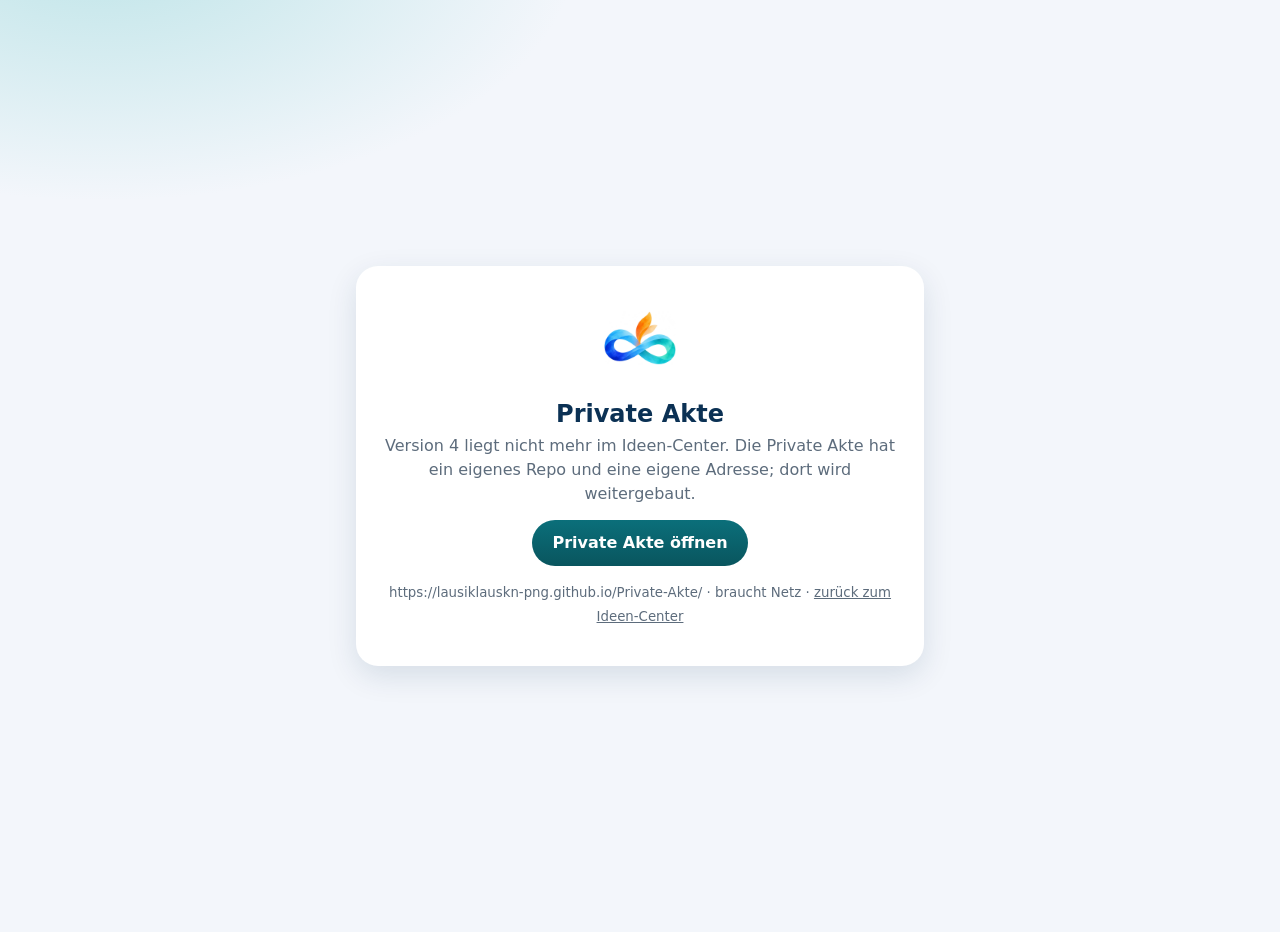
<file: entwuerfe/familienakte/version-4/private-akte-verweis-v4.html>
<!doctype html>
<html lang="de">
<head>
<meta charset="utf-8">
<meta name="viewport" content="width=device-width, initial-scale=1">
<title>Private Akte · Version 4 (Verweis)</title>
<style>
:root{color-scheme:light;font-family:"Segoe UI",system-ui,Arial,sans-serif;color:#14273a}
body{margin:0;min-height:100svh;display:grid;place-items:center;padding:16px;background:radial-gradient(60vw 46vh at 8% -6%,rgba(168,221,224,.7),transparent 62%),#f3f6fb}
main{max-width:520px;background:#fff;border-radius:22px;padding:24px;box-shadow:0 10px 30px rgba(11,49,84,.12);text-align:center}
img{width:96px;height:96px}h1{font-size:24px;color:#0b3154;margin:10px 0 6px}p{line-height:1.5;color:#5d6c7c;margin:0 0 14px}
a.knopf{display:inline-block;padding:11px 20px;border-radius:999px;background:linear-gradient(180deg,#0b6f7a,#09555e);color:#fff;font-weight:600;text-decoration:none}
small a{color:#5d6c7c}
</style>
</head>
<body>
<main>
<img src="../../logo/private-akte-basic-rund.png" alt="">
<h1>Private Akte</h1>
<p>Version 4 liegt nicht mehr im Ideen-Center. Die Private Akte hat ein eigenes Repo und eine eigene Adresse; dort wird weitergebaut.</p>
<p><a class="knopf" href="https://lausiklauskn-png.github.io/Private-Akte/">Private Akte öffnen</a></p>
<p><small>https://lausiklauskn-png.github.io/Private-Akte/ · braucht Netz · <a href="../../../">zurück zum Ideen-Center</a></small></p>
</main>
</body>
</html>
</file>
<file: styles.css>
:root{--ink:#183653;--muted:#60788e;--blue:#2263a6;--blue-dark:#174c86;--orange:#eaa268;--paper:#fff;--line:#dce7f0;--soft:#edf4fa;--font:system-ui,-apple-system,"Segoe UI",Arial,sans-serif}
*{box-sizing:border-box}html{scroll-behavior:smooth;scroll-padding-top:24px}body{margin:0;color:var(--ink);background:#f5f8fc;font-family:var(--font);font-size:15px;-webkit-font-smoothing:antialiased}button,a{touch-action:manipulation}button,a,input{ -webkit-tap-highlight-color:transparent}a{color:var(--blue);text-underline-offset:4px}button:focus-visible,a:focus-visible{outline:3px solid #e5a16d;outline-offset:5px}h1,h2,h3,p{margin:0}.site-shell{max-width:1200px;margin:auto;padding:0 38px}.site-header{display:flex;align-items:center;justify-content:space-between;gap:24px;padding:25px 0;border-bottom:1px solid var(--line)}.brand{display:flex;align-items:center;gap:10px;text-decoration:none;color:var(--ink);min-width:0}.brand-logo{width:62px;height:62px;object-fit:contain;flex-shrink:0}.brand strong{display:block;font-size:20px;letter-spacing:-.5px;font-weight:700;white-space:nowrap}.brand small{display:block;color:var(--muted);font-size:11px;margin-top:3px}.header-actions{display:flex;align-items:center;justify-content:flex-end;gap:9px;flex-wrap:wrap}.center-button,.install-button{display:inline-flex;align-items:center;justify-content:center;gap:7px;border-radius:9px;min-height:41px;padding:9px 12px;font-size:12px;font-weight:600;white-space:nowrap}.center-button{color:var(--ink);border:1px solid #d8e4ee;background:#fff}.center-button:hover{background:#eaf2fa;border-color:#a9c1d9;color:var(--blue)}.center-button>span[aria-hidden]{font-size:17px;line-height:1}.install-button{color:#fff;background:var(--blue);border:1px solid var(--blue);padding-left:15px;padding-right:15px}.install-button:hover{color:#fff;background:var(--blue-dark);border-color:var(--blue-dark)}.install-button:disabled{color:#fff;background:#5b7f9f;border-color:#5b7f9f;opacity:.8}.hero{position:relative;display:grid;grid-template-columns:1.25fr 1fr;align-items:center;gap:20px;min-height:400px;padding:48px 8px 35px}.eyebrow{font-size:10px;letter-spacing:1.8px;font-weight:700;color:#557e9f;margin-bottom:13px}.hero h1{font-size:clamp(36px,4.4vw,58px);font-weight:650;line-height:1.12;letter-spacing:-2px;color:var(--ink)}.hero h1 span{color:#3975ab}.hero-text{font-size:14px;color:var(--muted);line-height:1.85;margin-top:20px}.hero-link{display:inline-flex;align-items:center;gap:18px;font-size:12px;font-weight:650;text-decoration:none;margin-top:26px}.hero-link span{display:grid;place-items:center;background:#e6eef7;border-radius:50%;width:27px;height:27px;color:var(--blue)}.hero-art{position:relative;isolation:isolate;max-width:410px;width:100%;justify-self:end}.hero-art img{position:relative;width:100%;height:auto;display:block;z-index:1}.art-glow{position:absolute;z-index:-1;inset:16% 7% 12%;background:radial-gradient(ellipse at 24% 65%,#4da4e025,transparent 65%),radial-gradient(ellipse at 75% 35%,#f7ad6729,transparent 65%);filter:blur(12px);border-radius:45%}.app-status-row{display:flex;align-items:center;justify-content:space-between;flex-wrap:wrap;gap:7px 18px;padding:12px 0 17px;color:var(--muted);font-size:11px}.connection-label{display:flex;align-items:center;gap:7px}.status-dot{width:6px;height:6px;background:#6a9a9e;border-radius:50%;flex-shrink:0}.offline .status-dot{background:#d19762}.app-feedback{color:var(--blue);min-height:17px}.update-notice{display:flex;align-items:center;justify-content:space-between;gap:15px;padding:12px 16px;margin:0 0 18px;border-radius:9px;background:#e5f0fa;border:1px solid #c4d9ec;font-size:12px}.update-notice button{color:var(--blue-dark);font-size:12px;font-weight:650;background:#fff;border:1px solid #c4d9ec}[hidden]{display:none!important}.ideas-section{padding:28px 0 44px;border-top:1px solid var(--line);min-height:285px}.section-heading{display:flex;justify-content:space-between;align-items:flex-end;gap:18px;margin-bottom:23px}.section-heading .eyebrow{margin-bottom:7px}.section-heading h2{font-size:26px;letter-spacing:-.7px;font-weight:650}.collection-count{font-size:11px;color:var(--muted);background:#eaf1f8;border-radius:20px;padding:5px 10px;white-space:nowrap}.project-section{background:#fff;border:1px solid #d8e5ef;border-radius:14px;padding:23px 25px;box-shadow:0 8px 30px #234e7705;margin-bottom:18px}.project-header{display:flex;align-items:center;gap:12px;margin-bottom:19px}.project-mark{display:grid;place-items:center;width:40px;height:42px;background:#e9f2fb;border-radius:11px;color:#3876aa;font-weight:700;font-size:12px;flex-shrink:0}.project-header h3{font-size:18px;font-weight:650;letter-spacing:-.3px}.project-header p{font-size:12px;color:var(--muted);margin-top:3px}.version-list{display:grid;gap:10px}.draft-button{display:flex;align-items:center;gap:17px;padding:18px 19px;border:1px solid #d7e4ef;border-radius:10px;background:#f7fafc;text-decoration:none;color:var(--ink);transition:background .15s,border-color .15s,transform .15s}.draft-button:hover{background:#eef5fc;border-color:#9dbbd6;transform:translateY(-1px);color:var(--blue-dark)}.version-number{display:grid;place-items:center;width:43px;height:45px;background:#e5eff8;border-radius:9px;font-size:15px;color:#3d77a9;font-weight:650;font-variant-numeric:tabular-nums;flex-shrink:0}.draft-copy{min-width:0}.draft-copy strong{font-size:15px;font-weight:600;display:block}.draft-copy small{font-size:11px;color:var(--muted);display:block;margin-top:4px;line-height:1.6}.draft-open{margin-left:auto;display:flex;align-items:center;gap:16px;font-size:12px;font-weight:600;color:#3977ad;white-space:nowrap}.draft-open span{font-size:21px;font-weight:400}.idea-link{display:inline-flex;align-items:center;gap:10px;font-size:11px;font-weight:600;margin-top:16px;text-decoration:none;color:#6c7f91}.idea-link:hover{color:var(--blue);text-decoration:underline}.next-version-note{color:var(--muted);font-size:11px;line-height:1.8;margin:18px 2px 0}.site-footer{display:flex;justify-content:space-between;gap:10px;flex-wrap:wrap;border-top:1px solid var(--line);padding:21px 0 25px;color:#71869b;font-size:10px}.site-footer>span:first-child{color:#466b8c;font-weight:650}.modal-content{border:1px solid #cddde9;border-radius:15px;box-shadow:0 25px 90px #143d6322;color:var(--ink);overflow:hidden}.modal-header{padding:23px 25px;align-items:flex-start;border-color:var(--line)}.modal-header .eyebrow{font-size:9px;margin-bottom:7px}.modal-title{font-size:24px;letter-spacing:-.6px;font-weight:650}.modal-body{padding:23px 25px;font-size:13px;line-height:1.8}.modal-body h3{font-size:16px;font-weight:650;line-height:1.5}.version-description{color:var(--muted);font-size:12px;margin:9px 0 12px}.version-details-list{padding-left:20px;color:#5b7388;font-size:12px;margin-top:10px;margin-bottom:18px}.version-details-list li{padding-bottom:5px}.version-detail+.version-detail{border-top:1px solid var(--line);margin-top:23px;padding-top:23px}.version-date{font-size:10px;color:#7b8e9f;display:block;margin-top:5px}.version-group-title{font-size:11px;text-transform:uppercase;letter-spacing:1.1px;color:#6b87a0;font-weight:650;margin-bottom:16px}.version-group+.version-group{margin-top:27px}.modal-open-button{background:var(--blue);color:white;font-size:12px;padding:8px 13px;border-radius:7px}.modal-open-button:hover{background:var(--blue-dark);color:white}.modal-footer{background:#f6f9fc;border-color:var(--line);padding:13px 25px;justify-content:flex-start;font-size:10px;color:var(--muted)}.install-footnote{margin-top:16px;font-size:11px;color:var(--muted);line-height:1.8}.skip-link{position:absolute;left:20px;top:-70px;z-index:2000;padding:9px 15px;color:#fff;background:var(--blue);border-radius:8px}.skip-link:focus{top:10px}.noscript-note{padding:15px 25px;text-align:center;font-size:12px;color:var(--muted)}.is-refreshing .refresh-icon{animation:spin .9s linear infinite}.refresh-icon{display:inline-block}@keyframes spin{to{transform:rotate(360deg)}}
@media(max-width:900px){.site-shell{padding:0 25px}.site-header{gap:15px}.brand strong{font-size:18px}.brand-logo{width:51px;height:51px}.brand small{font-size:10px}.header-actions{gap:6px}.center-button,.install-button{font-size:11px;padding:8px 10px;gap:5px}.hero{grid-template-columns:1.15fr .85fr;min-height:345px;padding:38px 2px 25px;gap:7px}.hero h1{font-size:45px;letter-spacing:-1.5px}.hero-text{font-size:13px}.hero-art{max-width:320px}.hero-link{margin-top:21px}.draft-copy strong{font-size:14px}.draft-open{gap:9px}.project-section{padding:21px}.ideas-section{padding-top:23px}}
@media(max-width:680px){.site-shell{padding:0 19px}.site-header{display:block;padding:17px 0}.brand-logo{width:53px;height:53px}.brand strong{font-size:20px}.brand small{font-size:10px}.header-actions{margin-top:17px;display:grid;grid-template-columns:1fr 1fr 1fr;gap:7px;justify-content:stretch}.center-button,.install-button{font-size:11px;min-height:40px;padding:8px 7px;gap:5px;width:100%}.hero{grid-template-columns:1fr 0.7fr;gap:0;min-height:295px;padding:34px 0 24px}.hero h1{font-size:37px;letter-spacing:-1.35px;position:relative;z-index:2}.hero-text{font-size:12px;max-width:275px;line-height:1.8;margin-top:15px}.desktop-break{display:none}.hero-art{min-width:0;margin-left:-12px;width:calc(100% + 12px)}.hero-link{font-size:11px;gap:12px;margin-top:18px}.hero-link span{width:24px;height:24px}.hero .eyebrow{font-size:8px;letter-spacing:1.3px;margin-bottom:12px}.app-status-row{font-size:10px;padding-top:5px;padding-bottom:15px}.section-heading{margin-bottom:18px}.section-heading h2{font-size:24px}.section-heading .eyebrow{font-size:9px}.collection-count{font-size:10px}.project-section{padding:18px 15px;border-radius:12px}.project-header{gap:10px;margin-bottom:16px}.project-header h3{font-size:17px}.project-header p{font-size:11px}.project-mark{width:35px;height:38px;border-radius:9px;font-size:11px}.draft-button{gap:11px;padding:15px 12px;align-items:center}.version-number{width:34px;height:39px;font-size:13px;border-radius:7px}.draft-copy strong{font-size:12px;line-height:1.6;overflow-wrap:anywhere}.draft-copy small{font-size:10px;margin-top:3px}.draft-open{font-size:0;gap:0}.draft-open span{font-size:22px}.next-version-note{font-size:10px;margin-top:15px;max-width:390px}.ideas-section{padding-bottom:30px}.site-footer{font-size:9px;gap:9px;padding:18px 0}.modal-header,.modal-body{padding:20px}.modal-title{font-size:22px}.modal-footer{padding:12px 20px}.update-notice{font-size:11px;padding:10px 12px}.update-notice button{font-size:10px}}
@media(max-width:390px){.site-shell{padding:0 15px}.hero{grid-template-columns:1fr;min-height:0;padding:31px 0 21px}.hero h1{font-size:38px}.hero-art{position:absolute;right:-5px;top:27px;width:135px;opacity:.24;z-index:0;margin-left:0}.hero-copy{position:relative;z-index:1}.hero-text{max-width:275px}.hero .eyebrow{font-size:8px}.header-actions{gap:5px}.center-button,.install-button{padding:8px 4px;font-size:10px}.project-section{padding:17px 12px}.draft-button{padding:13px 10px;gap:9px}.draft-copy strong{font-size:11px}.draft-copy small{font-size:9px}.draft-open span{font-size:20px}.site-footer{justify-content:space-between}.site-footer>span:last-child{width:100%}}
@media(prefers-reduced-motion:reduce){html{scroll-behavior:auto}*,*::before,*::after{animation:none!important;transition:none!important}}

.ui-icon{width:16px;height:16px;fill:none;stroke:currentColor;stroke-width:1.7;stroke-linecap:round;stroke-linejoin:round;vertical-align:middle;flex-shrink:0}.draft-open .ui-icon{width:18px;height:18px}.idea-link .ui-icon{width:12px;height:12px}.modal-open-button .ui-icon{width:13px;height:13px;margin-left:4px}@media(max-width:390px){.hero-art{display:none}}

/* Freigegebenes Logo: klare Marke in der Kopfleiste, leises Wasserzeichen in freier Fläche. */
.brand-logo{width:72px;height:72px}
.hero-art.logo-watermark{aspect-ratio:1;background-image:url('./assets/fp-ideen-center-logo.png');background-position:center;background-repeat:no-repeat;background-size:contain;opacity:.12;pointer-events:none;user-select:none}
.logo-download{color:#466b8c;text-decoration:none}.logo-download:hover{text-decoration:underline;color:var(--blue)}
@media(max-width:900px){.brand-logo{width:60px;height:60px}}
@media(max-width:680px){.brand-logo{width:58px;height:58px}.hero-art.logo-watermark{opacity:.09}}
@media(max-width:390px){.hero-art.logo-watermark{display:none}}
</file>
